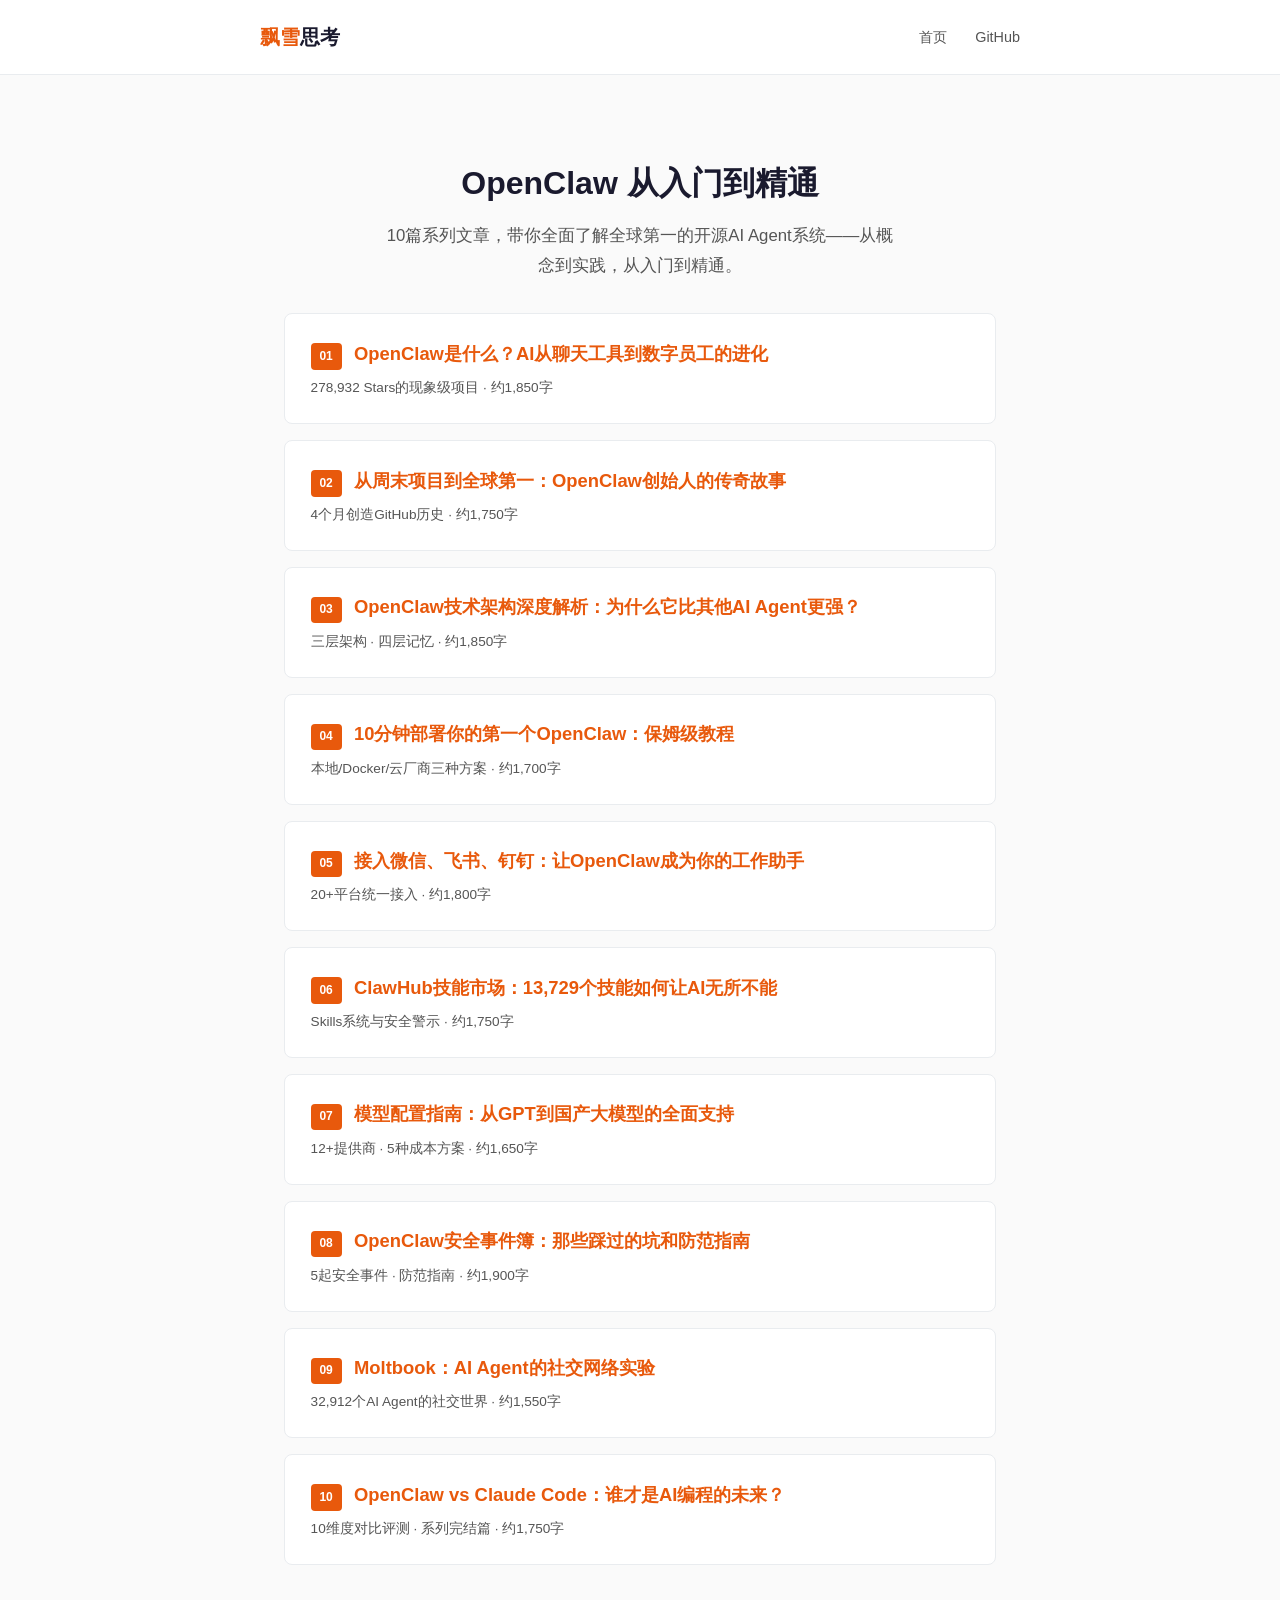
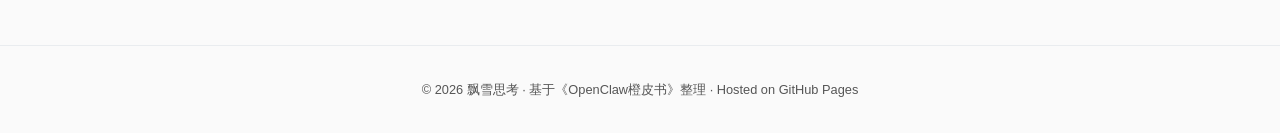
<file: index.html>
<!DOCTYPE html>
<html lang="zh-CN">
<head>
  <meta charset="UTF-8">
  <meta name="viewport" content="width=device-width, initial-scale=1.0">
  <title>飘雪思考 - OpenClaw从入门到精通</title>
  <meta name="description" content="OpenClaw从入门到精通系列文章，涵盖架构原理、部署方案、渠道接入、Skills系统、模型配置、安全与成本。">
  <link rel="stylesheet" href="style.css">
</head>
<body>

<header class="site-header">
  <div class="inner">
    <a href="/" class="site-title"><span>飘雪</span>思考</a>
    <nav class="site-nav">
      <a href="/">首页</a>
      <a href="https://github.com/zlpx96" target="_blank">GitHub</a>
    </nav>
  </div>
</header>

<main class="container">
  <section class="hero">
    <h1>OpenClaw 从入门到精通</h1>
    <p>10篇系列文章，带你全面了解全球第一的开源AI Agent系统——从概念到实践，从入门到精通。</p>
  </section>

  <ul class="post-list">
    <li class="post-item">
      <a href="posts/01-what-is-openclaw.html">
        <span class="num">01</span>
        <h2>OpenClaw是什么？AI从聊天工具到数字员工的进化</h2>
        <span class="meta">278,932 Stars的现象级项目 &middot; 约1,850字</span>
      </a>
    </li>
    <li class="post-item">
      <a href="posts/02-founder-story.html">
        <span class="num">02</span>
        <h2>从周末项目到全球第一：OpenClaw创始人的传奇故事</h2>
        <span class="meta">4个月创造GitHub历史 &middot; 约1,750字</span>
      </a>
    </li>
    <li class="post-item">
      <a href="posts/03-architecture.html">
        <span class="num">03</span>
        <h2>OpenClaw技术架构深度解析：为什么它比其他AI Agent更强？</h2>
        <span class="meta">三层架构 &middot; 四层记忆 &middot; 约1,850字</span>
      </a>
    </li>
    <li class="post-item">
      <a href="posts/04-deployment.html">
        <span class="num">04</span>
        <h2>10分钟部署你的第一个OpenClaw：保姆级教程</h2>
        <span class="meta">本地/Docker/云厂商三种方案 &middot; 约1,700字</span>
      </a>
    </li>
    <li class="post-item">
      <a href="posts/05-channels.html">
        <span class="num">05</span>
        <h2>接入微信、飞书、钉钉：让OpenClaw成为你的工作助手</h2>
        <span class="meta">20+平台统一接入 &middot; 约1,800字</span>
      </a>
    </li>
    <li class="post-item">
      <a href="posts/06-clawhub-skills.html">
        <span class="num">06</span>
        <h2>ClawHub技能市场：13,729个技能如何让AI无所不能</h2>
        <span class="meta">Skills系统与安全警示 &middot; 约1,750字</span>
      </a>
    </li>
    <li class="post-item">
      <a href="posts/07-model-config.html">
        <span class="num">07</span>
        <h2>模型配置指南：从GPT到国产大模型的全面支持</h2>
        <span class="meta">12+提供商 &middot; 5种成本方案 &middot; 约1,650字</span>
      </a>
    </li>
    <li class="post-item">
      <a href="posts/08-security.html">
        <span class="num">08</span>
        <h2>OpenClaw安全事件簿：那些踩过的坑和防范指南</h2>
        <span class="meta">5起安全事件 &middot; 防范指南 &middot; 约1,900字</span>
      </a>
    </li>
    <li class="post-item">
      <a href="posts/09-moltbook.html">
        <span class="num">09</span>
        <h2>Moltbook：AI Agent的社交网络实验</h2>
        <span class="meta">32,912个AI Agent的社交世界 &middot; 约1,550字</span>
      </a>
    </li>
    <li class="post-item">
      <a href="posts/10-vs-claude-code.html">
        <span class="num">10</span>
        <h2>OpenClaw vs Claude Code：谁才是AI编程的未来？</h2>
        <span class="meta">10维度对比评测 &middot; 系列完结篇 &middot; 约1,750字</span>
      </a>
    </li>
  </ul>
</main>

<footer class="site-footer">
  <p>&copy; 2026 飘雪思考 &middot; 基于《OpenClaw橙皮书》整理 &middot; Hosted on GitHub Pages</p>
</footer>

</body>
</html>
</file>
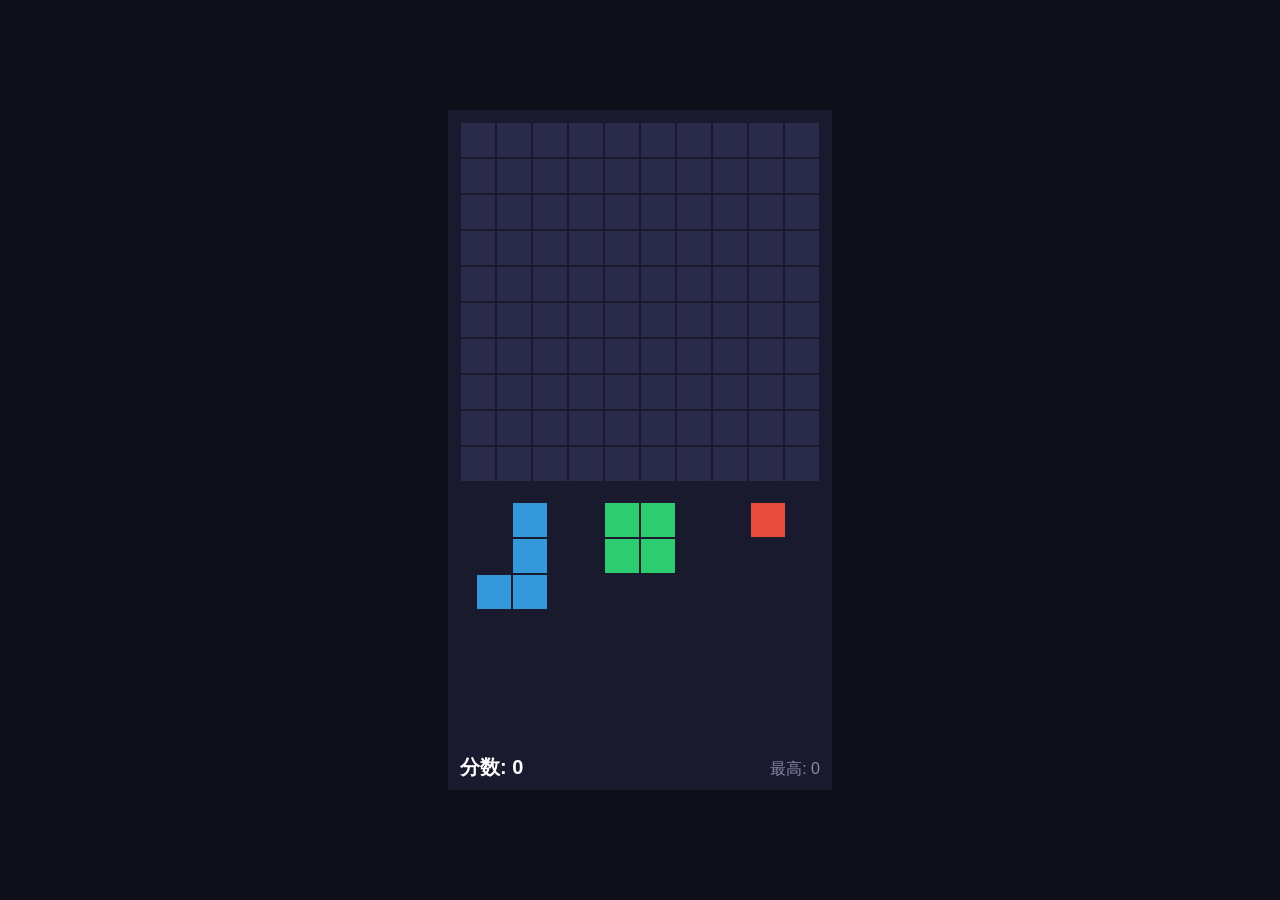
<file: block-clear-game/index.html>
<!DOCTYPE html>
<html lang="zh">
<head>
  <meta charset="UTF-8">
  <meta name="viewport" content="width=device-width, initial-scale=1.0, user-scalable=no">
  <title>方块消除</title>
  <!-- Cloudflare Web Analytics -->
  <script defer src='https://static.cloudflareinsights.com/beacon.min.js' data-cf-beacon='{"token": "0edaf66cbd3e4f8da9a19947adb2df7b"}'></script>
  <style>
    * { margin: 0; padding: 0; box-sizing: border-box; }
    body {
      background: #0f0f1a;
      display: flex;
      justify-content: center;
      align-items: center;
      height: 100vh;
      overflow: hidden;
    }
    canvas {
      display: block;
      max-height: 100vh;
      max-width: 100vw;
    }
  </style>
</head>
<body>
  <canvas id="gameCanvas"></canvas>
  <script type="module">
    import { Game } from './src/game.js'

    const canvas = document.getElementById('gameCanvas')
    canvas.width = 384
    canvas.height = 680
    const game = new Game(canvas)
    game.start()
  </script>
</body>
</html>
</file>
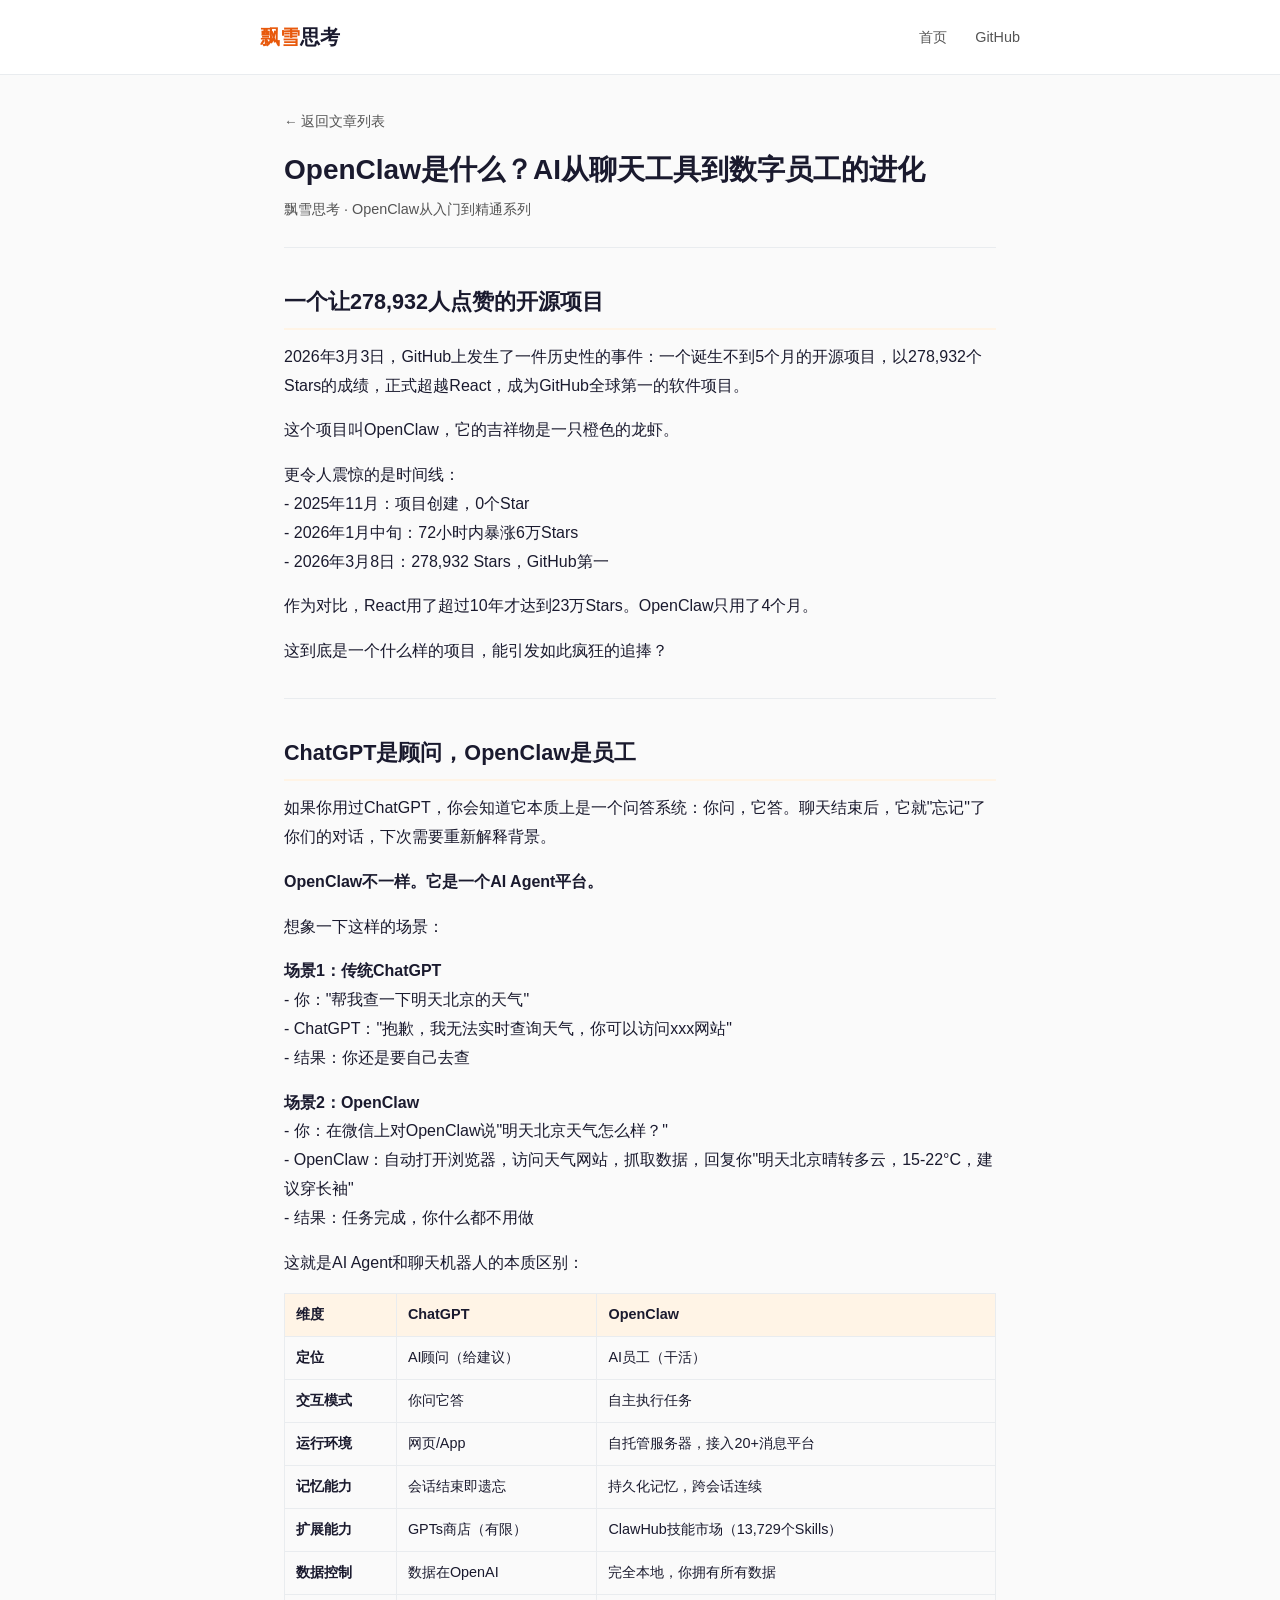
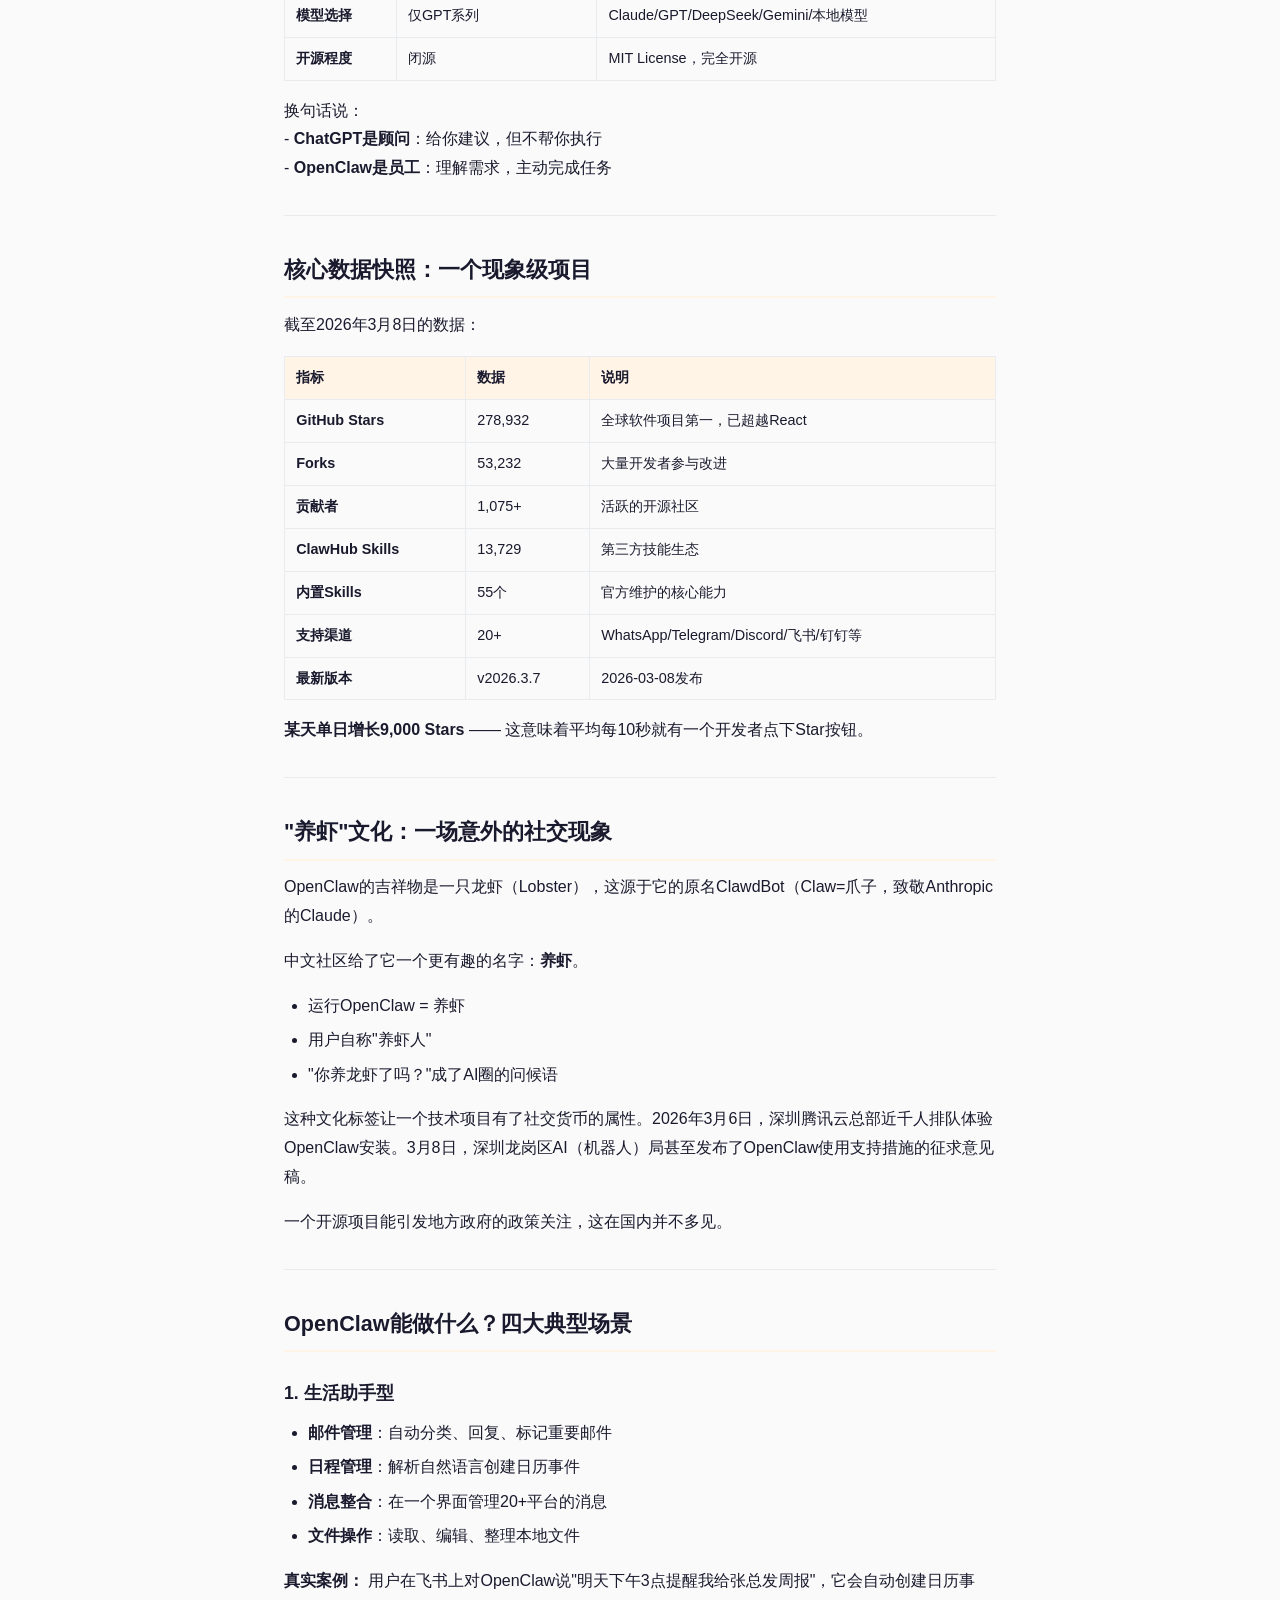
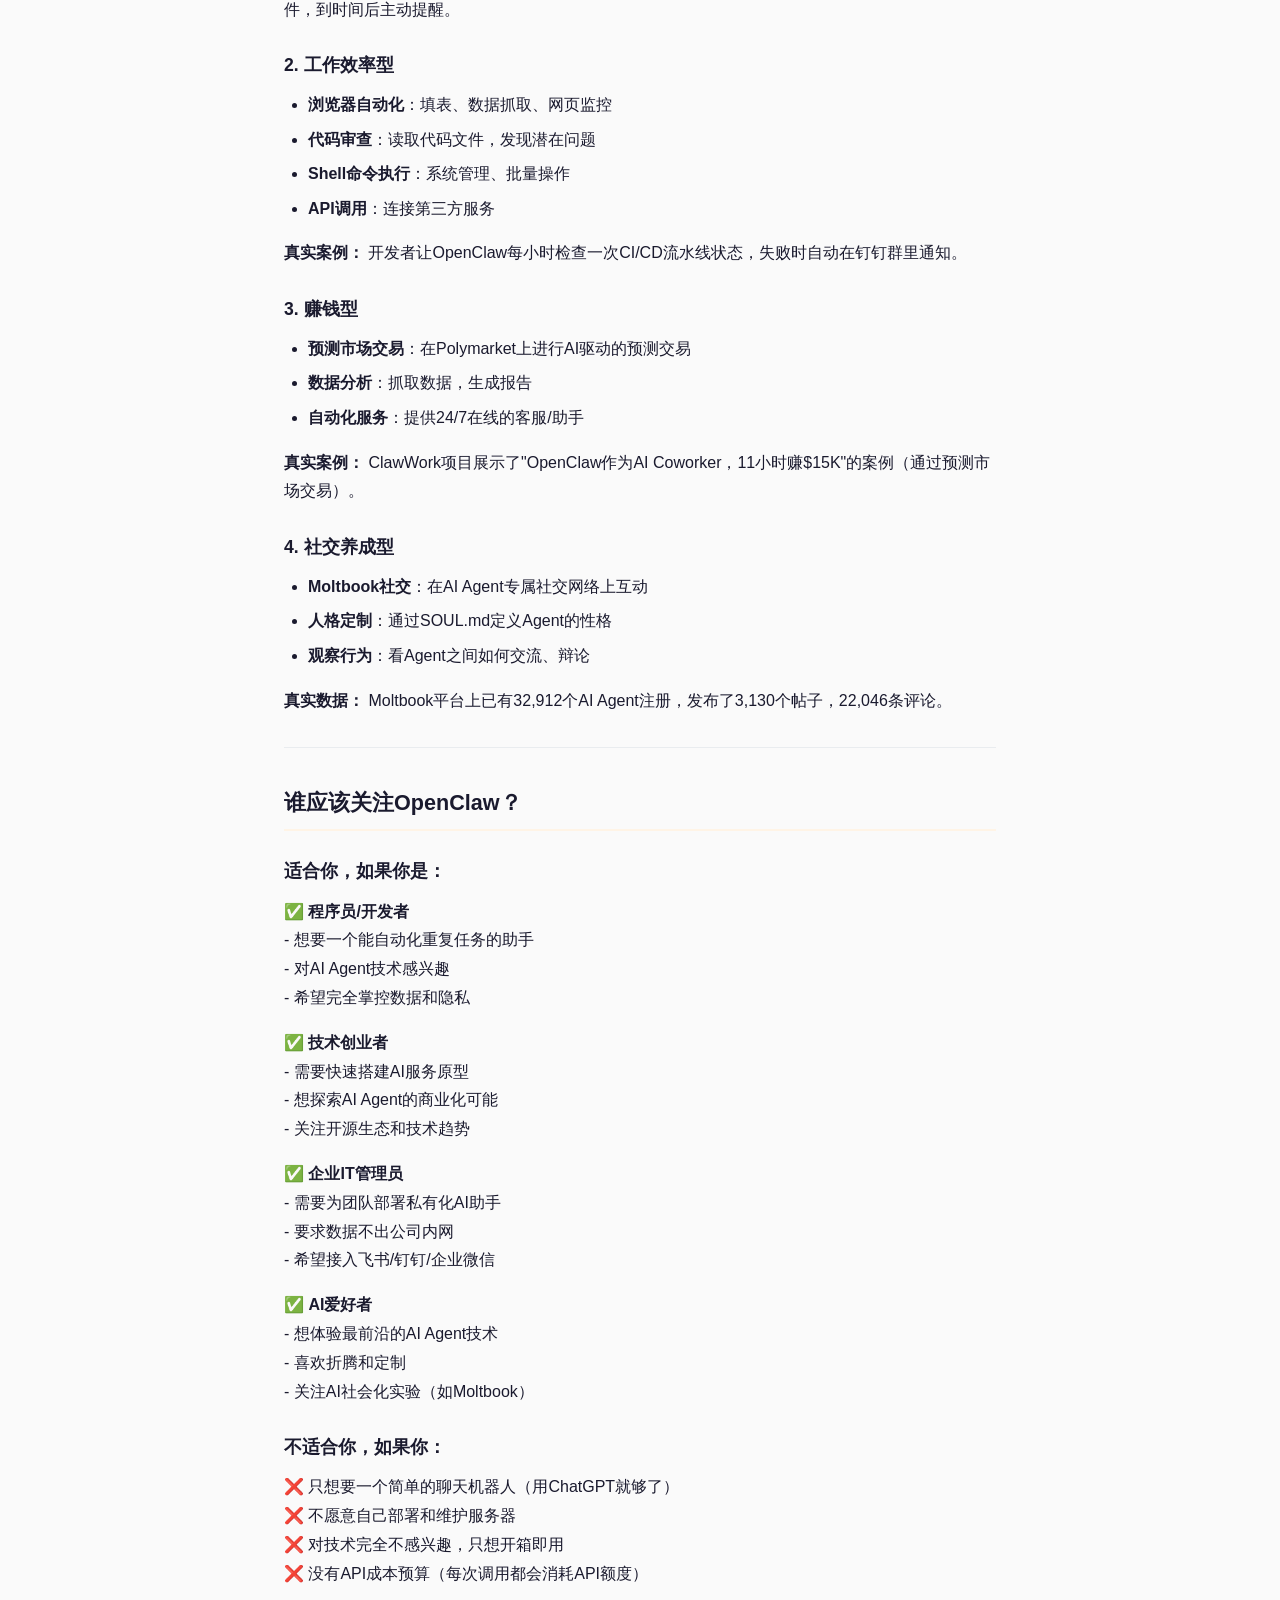
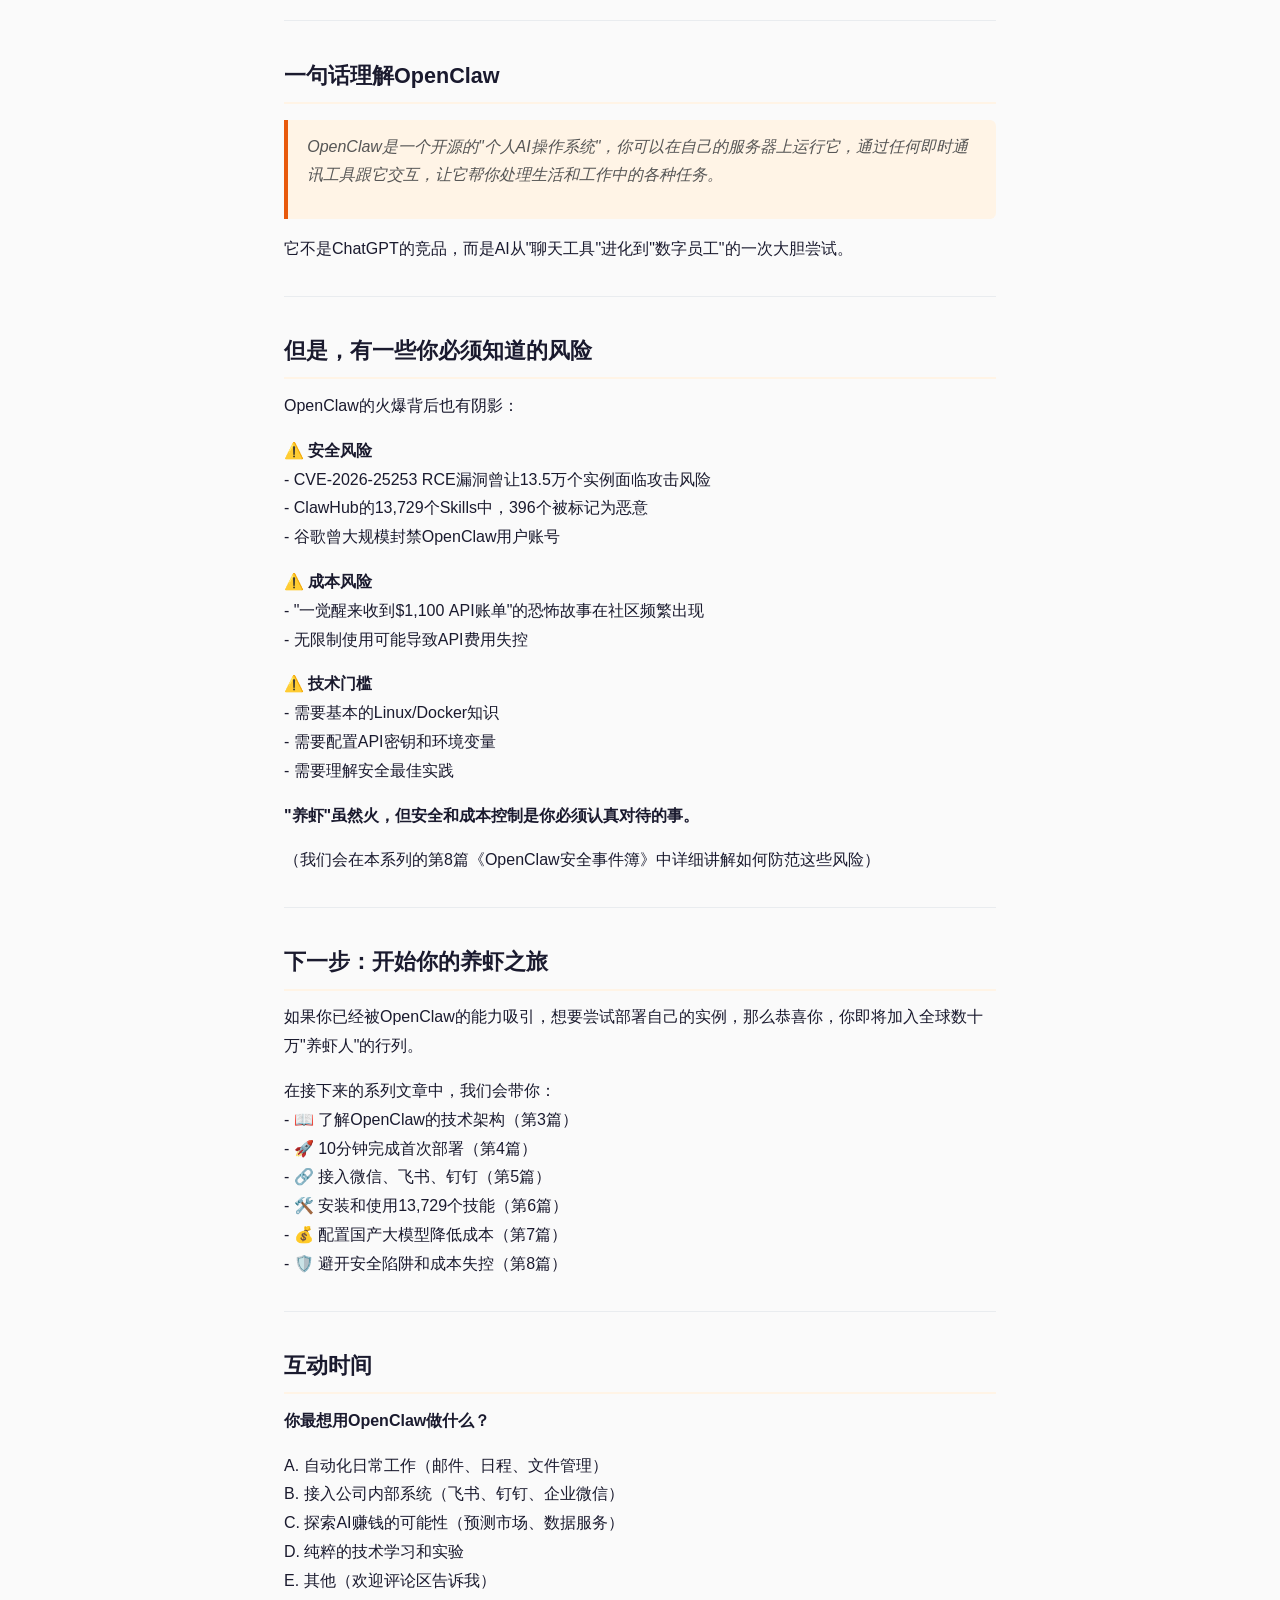
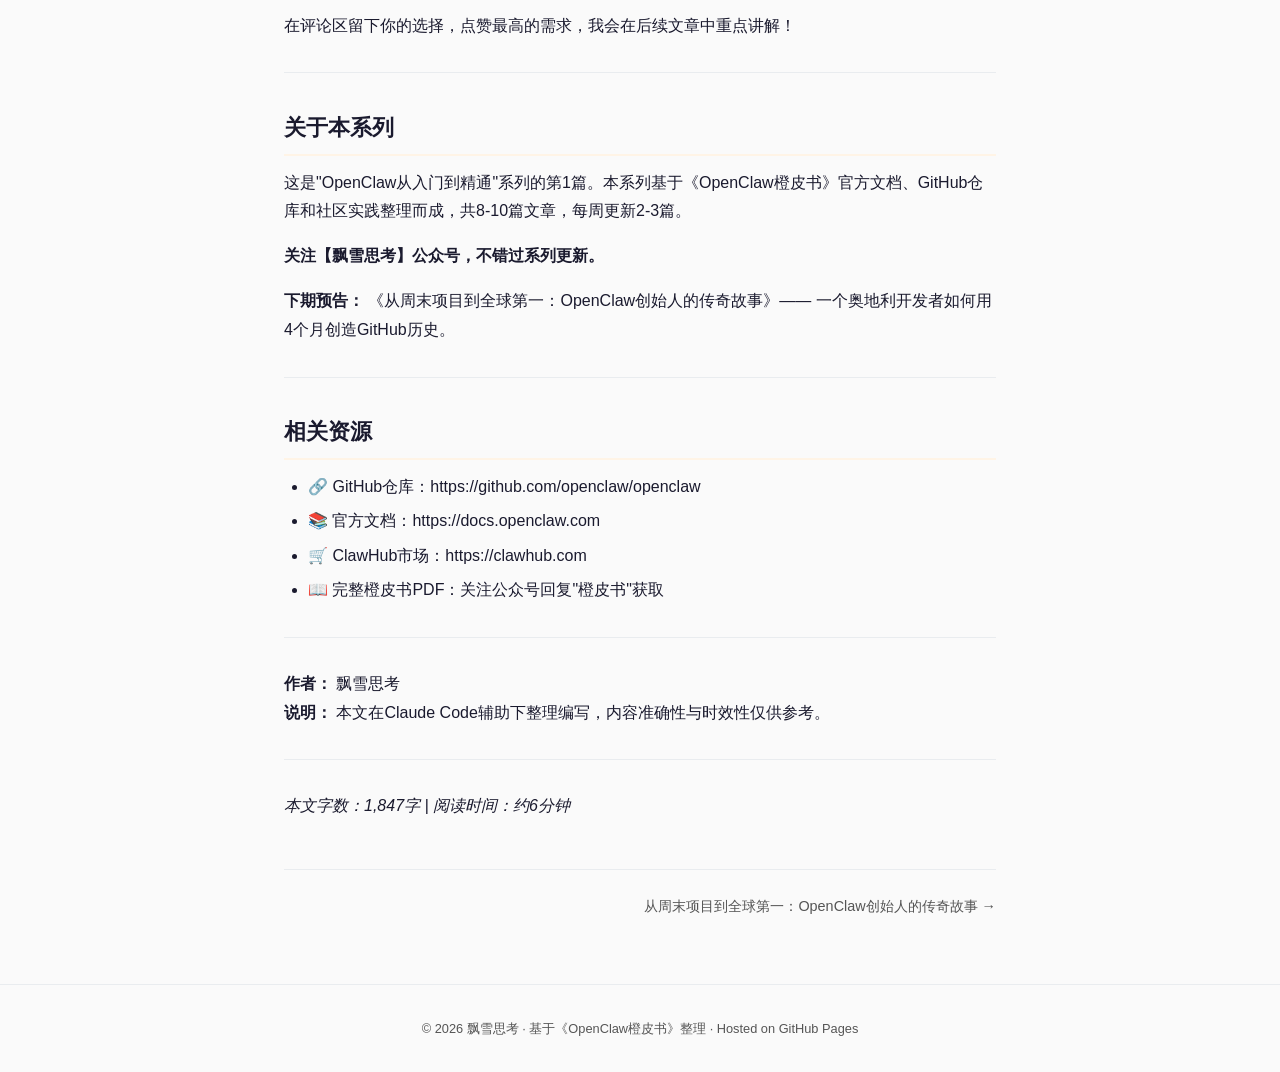
<file: posts/01-what-is-openclaw.html>
<!DOCTYPE html>
<html lang="zh-CN">
<head>
  <meta charset="UTF-8">
  <meta name="viewport" content="width=device-width, initial-scale=1.0">
  <title>OpenClaw是什么？AI从聊天工具到数字员工的进化 - 飘雪思考</title>
  <link rel="stylesheet" href="../style.css">
</head>
<body>

<header class="site-header">
  <div class="inner">
    <a href="../" class="site-title"><span>飘雪</span>思考</a>
    <nav class="site-nav">
      <a href="../">首页</a>
      <a href="https://github.com/zlpx96" target="_blank">GitHub</a>
    </nav>
  </div>
</header>

<main class="container">
  <article>
    <div class="article-header">
      <a href="../" class="back">&larr; 返回文章列表</a>
      <h1>OpenClaw是什么？AI从聊天工具到数字员工的进化</h1>
      <div class="meta">飘雪思考 &middot; OpenClaw从入门到精通系列</div>
    </div>
    <div class="article-body">
<h2>一个让278,932人点赞的开源项目</h2>
<p>2026年3月3日，GitHub上发生了一件历史性的事件：一个诞生不到5个月的开源项目，以278,932个Stars的成绩，正式超越React，成为GitHub全球第一的软件项目。</p>
<p>这个项目叫OpenClaw，它的吉祥物是一只橙色的龙虾。</p>
<p>更令人震惊的是时间线：<br />
- 2025年11月：项目创建，0个Star<br />
- 2026年1月中旬：72小时内暴涨6万Stars<br />
- 2026年3月8日：278,932 Stars，GitHub第一</p>
<p>作为对比，React用了超过10年才达到23万Stars。OpenClaw只用了4个月。</p>
<p>这到底是一个什么样的项目，能引发如此疯狂的追捧？</p>
<hr />
<h2>ChatGPT是顾问，OpenClaw是员工</h2>
<p>如果你用过ChatGPT，你会知道它本质上是一个问答系统：你问，它答。聊天结束后，它就"忘记"了你们的对话，下次需要重新解释背景。</p>
<p><strong>OpenClaw不一样。它是一个AI Agent平台。</strong></p>
<p>想象一下这样的场景：</p>
<p><strong>场景1：传统ChatGPT</strong><br />
- 你："帮我查一下明天北京的天气"<br />
- ChatGPT："抱歉，我无法实时查询天气，你可以访问xxx网站"<br />
- 结果：你还是要自己去查</p>
<p><strong>场景2：OpenClaw</strong><br />
- 你：在微信上对OpenClaw说"明天北京天气怎么样？"<br />
- OpenClaw：自动打开浏览器，访问天气网站，抓取数据，回复你"明天北京晴转多云，15-22°C，建议穿长袖"<br />
- 结果：任务完成，你什么都不用做</p>
<p>这就是AI Agent和聊天机器人的本质区别：</p>
<table>
<thead>
<tr>
<th>维度</th>
<th>ChatGPT</th>
<th>OpenClaw</th>
</tr>
</thead>
<tbody>
<tr>
<td><strong>定位</strong></td>
<td>AI顾问（给建议）</td>
<td>AI员工（干活）</td>
</tr>
<tr>
<td><strong>交互模式</strong></td>
<td>你问它答</td>
<td>自主执行任务</td>
</tr>
<tr>
<td><strong>运行环境</strong></td>
<td>网页/App</td>
<td>自托管服务器，接入20+消息平台</td>
</tr>
<tr>
<td><strong>记忆能力</strong></td>
<td>会话结束即遗忘</td>
<td>持久化记忆，跨会话连续</td>
</tr>
<tr>
<td><strong>扩展能力</strong></td>
<td>GPTs商店（有限）</td>
<td>ClawHub技能市场（13,729个Skills）</td>
</tr>
<tr>
<td><strong>数据控制</strong></td>
<td>数据在OpenAI</td>
<td>完全本地，你拥有所有数据</td>
</tr>
<tr>
<td><strong>模型选择</strong></td>
<td>仅GPT系列</td>
<td>Claude/GPT/DeepSeek/Gemini/本地模型</td>
</tr>
<tr>
<td><strong>开源程度</strong></td>
<td>闭源</td>
<td>MIT License，完全开源</td>
</tr>
</tbody>
</table>
<p>换句话说：<br />
- <strong>ChatGPT是顾问</strong>：给你建议，但不帮你执行<br />
- <strong>OpenClaw是员工</strong>：理解需求，主动完成任务</p>
<hr />
<h2>核心数据快照：一个现象级项目</h2>
<p>截至2026年3月8日的数据：</p>
<table>
<thead>
<tr>
<th>指标</th>
<th>数据</th>
<th>说明</th>
</tr>
</thead>
<tbody>
<tr>
<td><strong>GitHub Stars</strong></td>
<td>278,932</td>
<td>全球软件项目第一，已超越React</td>
</tr>
<tr>
<td><strong>Forks</strong></td>
<td>53,232</td>
<td>大量开发者参与改进</td>
</tr>
<tr>
<td><strong>贡献者</strong></td>
<td>1,075+</td>
<td>活跃的开源社区</td>
</tr>
<tr>
<td><strong>ClawHub Skills</strong></td>
<td>13,729</td>
<td>第三方技能生态</td>
</tr>
<tr>
<td><strong>内置Skills</strong></td>
<td>55个</td>
<td>官方维护的核心能力</td>
</tr>
<tr>
<td><strong>支持渠道</strong></td>
<td>20+</td>
<td>WhatsApp/Telegram/Discord/飞书/钉钉等</td>
</tr>
<tr>
<td><strong>最新版本</strong></td>
<td>v2026.3.7</td>
<td>2026-03-08发布</td>
</tr>
</tbody>
</table>
<p><strong>某天单日增长9,000 Stars</strong> —— 这意味着平均每10秒就有一个开发者点下Star按钮。</p>
<hr />
<h2>"养虾"文化：一场意外的社交现象</h2>
<p>OpenClaw的吉祥物是一只龙虾（Lobster），这源于它的原名ClawdBot（Claw=爪子，致敬Anthropic的Claude）。</p>
<p>中文社区给了它一个更有趣的名字：<strong>养虾</strong>。</p>
<ul>
<li>运行OpenClaw = 养虾</li>
<li>用户自称"养虾人"</li>
<li>"你养龙虾了吗？"成了AI圈的问候语</li>
</ul>
<p>这种文化标签让一个技术项目有了社交货币的属性。2026年3月6日，深圳腾讯云总部近千人排队体验OpenClaw安装。3月8日，深圳龙岗区AI（机器人）局甚至发布了OpenClaw使用支持措施的征求意见稿。</p>
<p>一个开源项目能引发地方政府的政策关注，这在国内并不多见。</p>
<hr />
<h2>OpenClaw能做什么？四大典型场景</h2>
<h3>1. 生活助手型</h3>
<ul>
<li><strong>邮件管理</strong>：自动分类、回复、标记重要邮件</li>
<li><strong>日程管理</strong>：解析自然语言创建日历事件</li>
<li><strong>消息整合</strong>：在一个界面管理20+平台的消息</li>
<li><strong>文件操作</strong>：读取、编辑、整理本地文件</li>
</ul>
<p><strong>真实案例：</strong> 用户在飞书上对OpenClaw说"明天下午3点提醒我给张总发周报"，它会自动创建日历事件，到时间后主动提醒。</p>
<h3>2. 工作效率型</h3>
<ul>
<li><strong>浏览器自动化</strong>：填表、数据抓取、网页监控</li>
<li><strong>代码审查</strong>：读取代码文件，发现潜在问题</li>
<li><strong>Shell命令执行</strong>：系统管理、批量操作</li>
<li><strong>API调用</strong>：连接第三方服务</li>
</ul>
<p><strong>真实案例：</strong> 开发者让OpenClaw每小时检查一次CI/CD流水线状态，失败时自动在钉钉群里通知。</p>
<h3>3. 赚钱型</h3>
<ul>
<li><strong>预测市场交易</strong>：在Polymarket上进行AI驱动的预测交易</li>
<li><strong>数据分析</strong>：抓取数据，生成报告</li>
<li><strong>自动化服务</strong>：提供24/7在线的客服/助手</li>
</ul>
<p><strong>真实案例：</strong> ClawWork项目展示了"OpenClaw作为AI Coworker，11小时赚$15K"的案例（通过预测市场交易）。</p>
<h3>4. 社交养成型</h3>
<ul>
<li><strong>Moltbook社交</strong>：在AI Agent专属社交网络上互动</li>
<li><strong>人格定制</strong>：通过SOUL.md定义Agent的性格</li>
<li><strong>观察行为</strong>：看Agent之间如何交流、辩论</li>
</ul>
<p><strong>真实数据：</strong> Moltbook平台上已有32,912个AI Agent注册，发布了3,130个帖子，22,046条评论。</p>
<hr />
<h2>谁应该关注OpenClaw？</h2>
<h3>适合你，如果你是：</h3>
<p>✅ <strong>程序员/开发者</strong><br />
- 想要一个能自动化重复任务的助手<br />
- 对AI Agent技术感兴趣<br />
- 希望完全掌控数据和隐私</p>
<p>✅ <strong>技术创业者</strong><br />
- 需要快速搭建AI服务原型<br />
- 想探索AI Agent的商业化可能<br />
- 关注开源生态和技术趋势</p>
<p>✅ <strong>企业IT管理员</strong><br />
- 需要为团队部署私有化AI助手<br />
- 要求数据不出公司内网<br />
- 希望接入飞书/钉钉/企业微信</p>
<p>✅ <strong>AI爱好者</strong><br />
- 想体验最前沿的AI Agent技术<br />
- 喜欢折腾和定制<br />
- 关注AI社会化实验（如Moltbook）</p>
<h3>不适合你，如果你：</h3>
<p>❌ 只想要一个简单的聊天机器人（用ChatGPT就够了）<br />
❌ 不愿意自己部署和维护服务器<br />
❌ 对技术完全不感兴趣，只想开箱即用<br />
❌ 没有API成本预算（每次调用都会消耗API额度）</p>
<hr />
<h2>一句话理解OpenClaw</h2>
<blockquote>
<p>OpenClaw是一个开源的"个人AI操作系统"，你可以在自己的服务器上运行它，通过任何即时通讯工具跟它交互，让它帮你处理生活和工作中的各种任务。</p>
</blockquote>
<p>它不是ChatGPT的竞品，而是AI从"聊天工具"进化到"数字员工"的一次大胆尝试。</p>
<hr />
<h2>但是，有一些你必须知道的风险</h2>
<p>OpenClaw的火爆背后也有阴影：</p>
<p>⚠️ <strong>安全风险</strong><br />
- CVE-2026-25253 RCE漏洞曾让13.5万个实例面临攻击风险<br />
- ClawHub的13,729个Skills中，396个被标记为恶意<br />
- 谷歌曾大规模封禁OpenClaw用户账号</p>
<p>⚠️ <strong>成本风险</strong><br />
- "一觉醒来收到$1,100 API账单"的恐怖故事在社区频繁出现<br />
- 无限制使用可能导致API费用失控</p>
<p>⚠️ <strong>技术门槛</strong><br />
- 需要基本的Linux/Docker知识<br />
- 需要配置API密钥和环境变量<br />
- 需要理解安全最佳实践</p>
<p><strong>"养虾"虽然火，但安全和成本控制是你必须认真对待的事。</strong></p>
<p>（我们会在本系列的第8篇《OpenClaw安全事件簿》中详细讲解如何防范这些风险）</p>
<hr />
<h2>下一步：开始你的养虾之旅</h2>
<p>如果你已经被OpenClaw的能力吸引，想要尝试部署自己的实例，那么恭喜你，你即将加入全球数十万"养虾人"的行列。</p>
<p>在接下来的系列文章中，我们会带你：<br />
- 📖 了解OpenClaw的技术架构（第3篇）<br />
- 🚀 10分钟完成首次部署（第4篇）<br />
- 🔗 接入微信、飞书、钉钉（第5篇）<br />
- 🛠️ 安装和使用13,729个技能（第6篇）<br />
- 💰 配置国产大模型降低成本（第7篇）<br />
- 🛡️ 避开安全陷阱和成本失控（第8篇）</p>
<hr />
<h2>互动时间</h2>
<p><strong>你最想用OpenClaw做什么？</strong></p>
<p>A. 自动化日常工作（邮件、日程、文件管理）<br />
B. 接入公司内部系统（飞书、钉钉、企业微信）<br />
C. 探索AI赚钱的可能性（预测市场、数据服务）<br />
D. 纯粹的技术学习和实验<br />
E. 其他（欢迎评论区告诉我）</p>
<p>在评论区留下你的选择，点赞最高的需求，我会在后续文章中重点讲解！</p>
<hr />
<h2>关于本系列</h2>
<p>这是"OpenClaw从入门到精通"系列的第1篇。本系列基于《OpenClaw橙皮书》官方文档、GitHub仓库和社区实践整理而成，共8-10篇文章，每周更新2-3篇。</p>
<p><strong>关注【飘雪思考】公众号，不错过系列更新。</strong></p>
<p><strong>下期预告：</strong> 《从周末项目到全球第一：OpenClaw创始人的传奇故事》—— 一个奥地利开发者如何用4个月创造GitHub历史。</p>
<hr />
<h2>相关资源</h2>
<ul>
<li>🔗 GitHub仓库：https://github.com/openclaw/openclaw</li>
<li>📚 官方文档：https://docs.openclaw.com</li>
<li>🛒 ClawHub市场：https://clawhub.com</li>
<li>📖 完整橙皮书PDF：关注公众号回复"橙皮书"获取</li>
</ul>
<hr />
<p><strong>作者：</strong> 飘雪思考<br />
<strong>说明：</strong> 本文在Claude Code辅助下整理编写，内容准确性与时效性仅供参考。</p>
<hr />
<p><em>本文字数：1,847字 | 阅读时间：约6分钟</em></p>
    </div>
    <nav class="post-nav"><span></span><a href="02-founder-story.html">从周末项目到全球第一：OpenClaw创始人的传奇故事 &rarr;</a></nav>
  </article>
</main>

<footer class="site-footer">
  <p>&copy; 2026 飘雪思考 &middot; 基于《OpenClaw橙皮书》整理 &middot; Hosted on GitHub Pages</p>
</footer>

</body>
</html>
</file>
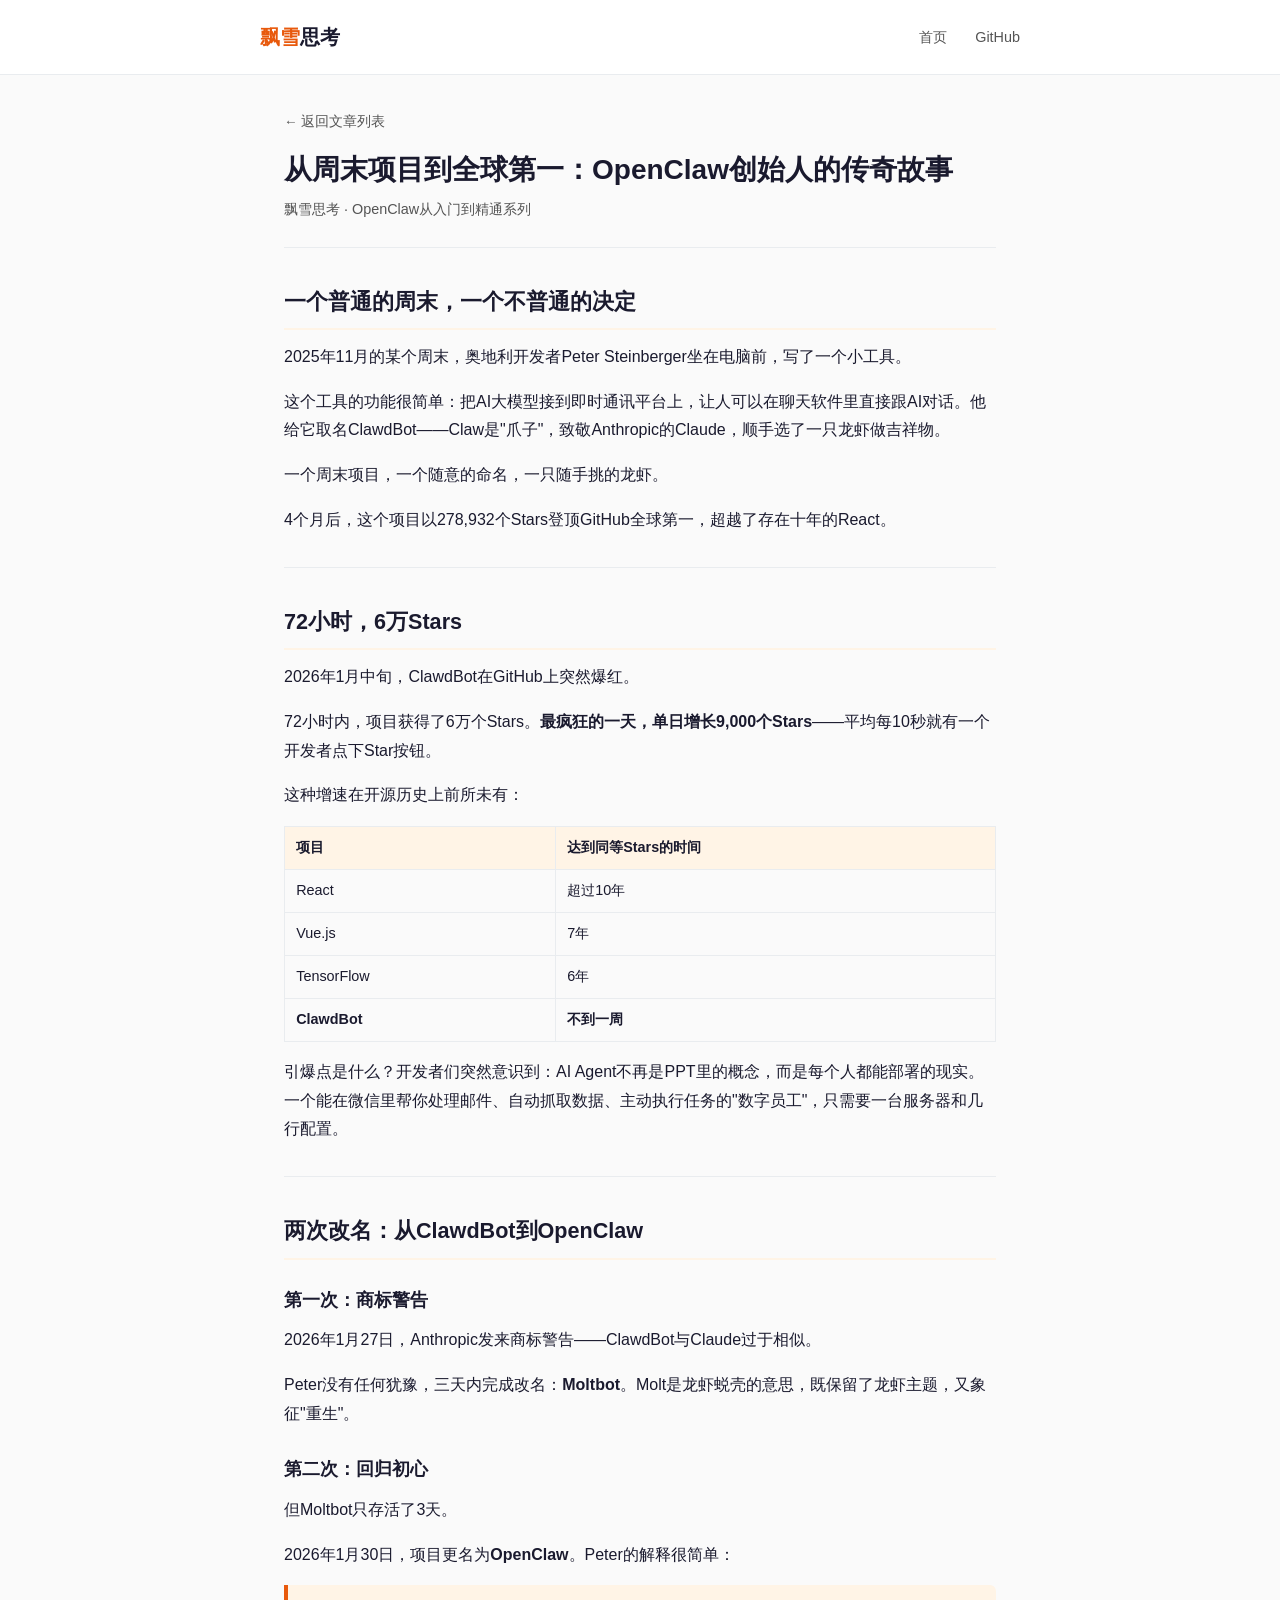
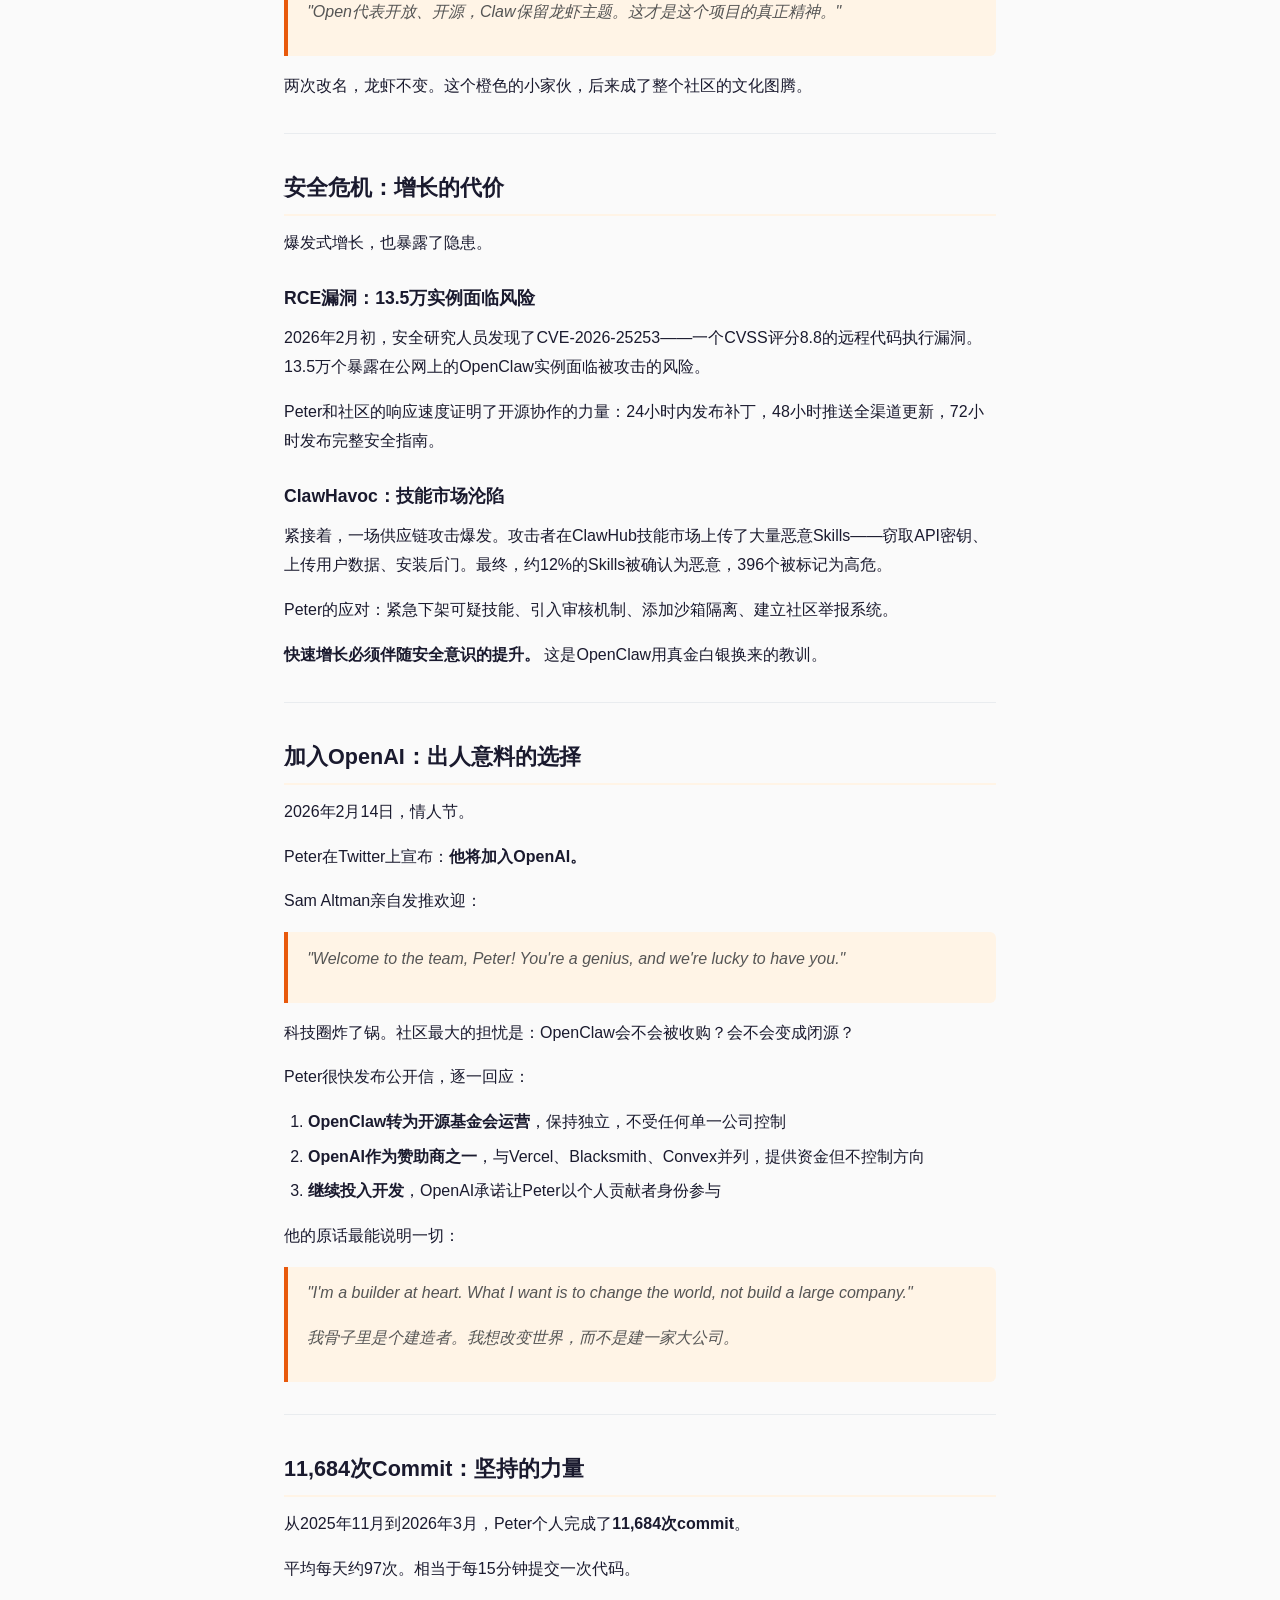
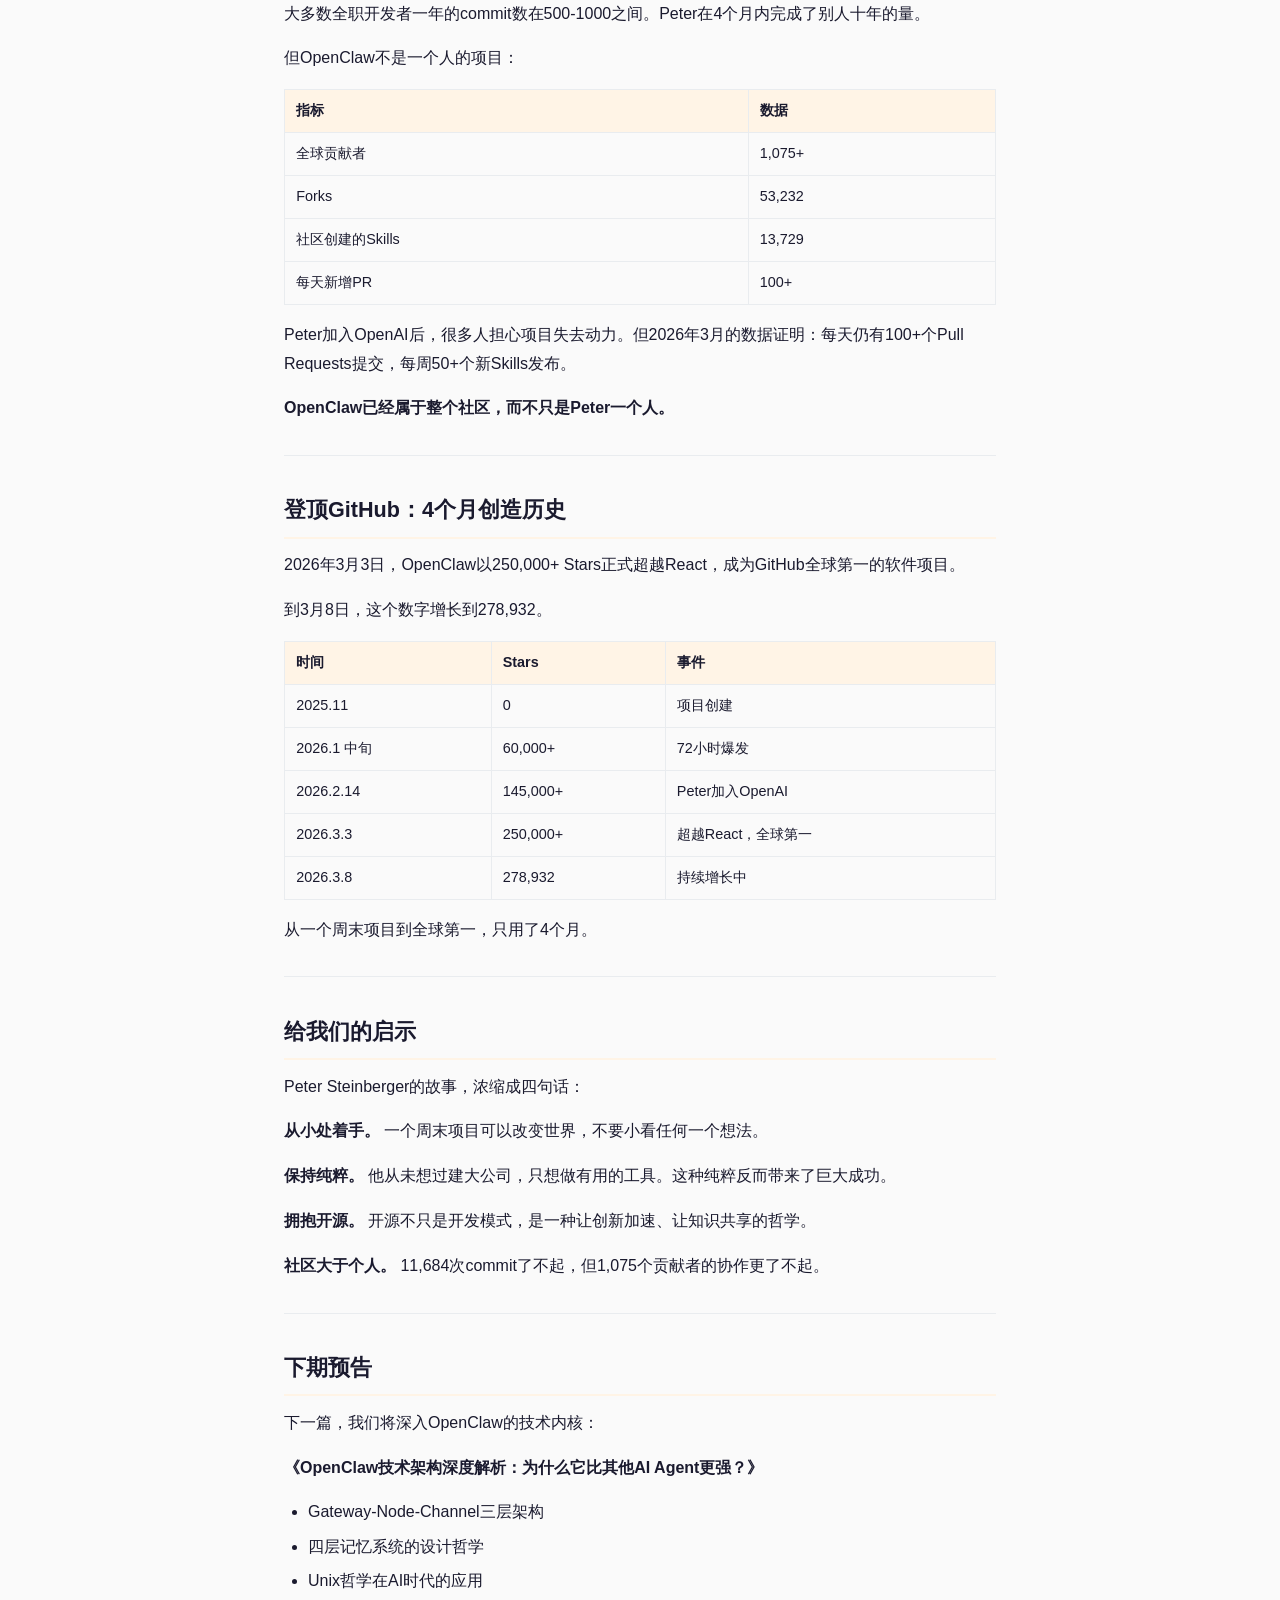
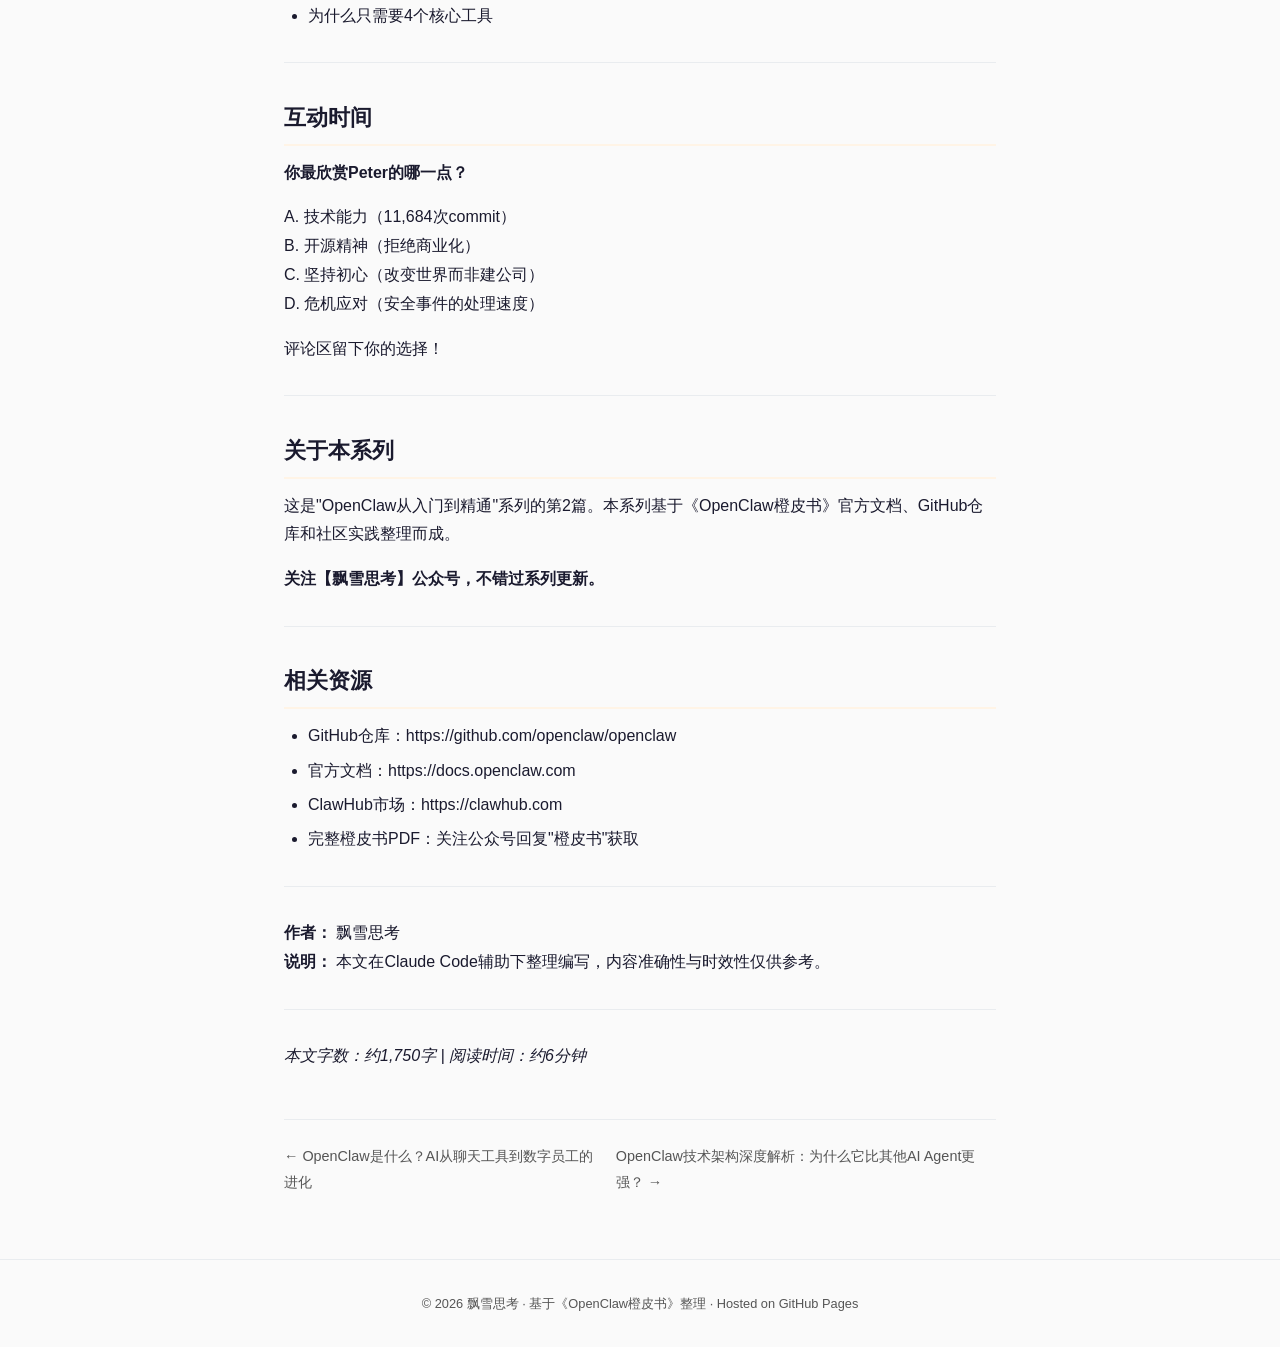
<file: posts/02-founder-story.html>
<!DOCTYPE html>
<html lang="zh-CN">
<head>
  <meta charset="UTF-8">
  <meta name="viewport" content="width=device-width, initial-scale=1.0">
  <title>从周末项目到全球第一：OpenClaw创始人的传奇故事 - 飘雪思考</title>
  <link rel="stylesheet" href="../style.css">
</head>
<body>

<header class="site-header">
  <div class="inner">
    <a href="../" class="site-title"><span>飘雪</span>思考</a>
    <nav class="site-nav">
      <a href="../">首页</a>
      <a href="https://github.com/zlpx96" target="_blank">GitHub</a>
    </nav>
  </div>
</header>

<main class="container">
  <article>
    <div class="article-header">
      <a href="../" class="back">&larr; 返回文章列表</a>
      <h1>从周末项目到全球第一：OpenClaw创始人的传奇故事</h1>
      <div class="meta">飘雪思考 &middot; OpenClaw从入门到精通系列</div>
    </div>
    <div class="article-body">
<h2>一个普通的周末，一个不普通的决定</h2>
<p>2025年11月的某个周末，奥地利开发者Peter Steinberger坐在电脑前，写了一个小工具。</p>
<p>这个工具的功能很简单：把AI大模型接到即时通讯平台上，让人可以在聊天软件里直接跟AI对话。他给它取名ClawdBot——Claw是"爪子"，致敬Anthropic的Claude，顺手选了一只龙虾做吉祥物。</p>
<p>一个周末项目，一个随意的命名，一只随手挑的龙虾。</p>
<p>4个月后，这个项目以278,932个Stars登顶GitHub全球第一，超越了存在十年的React。</p>
<hr />
<h2>72小时，6万Stars</h2>
<p>2026年1月中旬，ClawdBot在GitHub上突然爆红。</p>
<p>72小时内，项目获得了6万个Stars。<strong>最疯狂的一天，单日增长9,000个Stars</strong>——平均每10秒就有一个开发者点下Star按钮。</p>
<p>这种增速在开源历史上前所未有：</p>
<table>
<thead>
<tr>
<th>项目</th>
<th>达到同等Stars的时间</th>
</tr>
</thead>
<tbody>
<tr>
<td>React</td>
<td>超过10年</td>
</tr>
<tr>
<td>Vue.js</td>
<td>7年</td>
</tr>
<tr>
<td>TensorFlow</td>
<td>6年</td>
</tr>
<tr>
<td><strong>ClawdBot</strong></td>
<td><strong>不到一周</strong></td>
</tr>
</tbody>
</table>
<p>引爆点是什么？开发者们突然意识到：AI Agent不再是PPT里的概念，而是每个人都能部署的现实。一个能在微信里帮你处理邮件、自动抓取数据、主动执行任务的"数字员工"，只需要一台服务器和几行配置。</p>
<hr />
<h2>两次改名：从ClawdBot到OpenClaw</h2>
<h3>第一次：商标警告</h3>
<p>2026年1月27日，Anthropic发来商标警告——ClawdBot与Claude过于相似。</p>
<p>Peter没有任何犹豫，三天内完成改名：<strong>Moltbot</strong>。Molt是龙虾蜕壳的意思，既保留了龙虾主题，又象征"重生"。</p>
<h3>第二次：回归初心</h3>
<p>但Moltbot只存活了3天。</p>
<p>2026年1月30日，项目更名为<strong>OpenClaw</strong>。Peter的解释很简单：</p>
<blockquote>
<p>"Open代表开放、开源，Claw保留龙虾主题。这才是这个项目的真正精神。"</p>
</blockquote>
<p>两次改名，龙虾不变。这个橙色的小家伙，后来成了整个社区的文化图腾。</p>
<hr />
<h2>安全危机：增长的代价</h2>
<p>爆发式增长，也暴露了隐患。</p>
<h3>RCE漏洞：13.5万实例面临风险</h3>
<p>2026年2月初，安全研究人员发现了CVE-2026-25253——一个CVSS评分8.8的远程代码执行漏洞。13.5万个暴露在公网上的OpenClaw实例面临被攻击的风险。</p>
<p>Peter和社区的响应速度证明了开源协作的力量：24小时内发布补丁，48小时推送全渠道更新，72小时发布完整安全指南。</p>
<h3>ClawHavoc：技能市场沦陷</h3>
<p>紧接着，一场供应链攻击爆发。攻击者在ClawHub技能市场上传了大量恶意Skills——窃取API密钥、上传用户数据、安装后门。最终，约12%的Skills被确认为恶意，396个被标记为高危。</p>
<p>Peter的应对：紧急下架可疑技能、引入审核机制、添加沙箱隔离、建立社区举报系统。</p>
<p><strong>快速增长必须伴随安全意识的提升。</strong> 这是OpenClaw用真金白银换来的教训。</p>
<hr />
<h2>加入OpenAI：出人意料的选择</h2>
<p>2026年2月14日，情人节。</p>
<p>Peter在Twitter上宣布：<strong>他将加入OpenAI。</strong></p>
<p>Sam Altman亲自发推欢迎：</p>
<blockquote>
<p>"Welcome to the team, Peter! You're a genius, and we're lucky to have you."</p>
</blockquote>
<p>科技圈炸了锅。社区最大的担忧是：OpenClaw会不会被收购？会不会变成闭源？</p>
<p>Peter很快发布公开信，逐一回应：</p>
<ol>
<li><strong>OpenClaw转为开源基金会运营</strong>，保持独立，不受任何单一公司控制</li>
<li><strong>OpenAI作为赞助商之一</strong>，与Vercel、Blacksmith、Convex并列，提供资金但不控制方向</li>
<li><strong>继续投入开发</strong>，OpenAI承诺让Peter以个人贡献者身份参与</li>
</ol>
<p>他的原话最能说明一切：</p>
<blockquote>
<p>"I'm a builder at heart. What I want is to change the world, not build a large company."</p>
<p>我骨子里是个建造者。我想改变世界，而不是建一家大公司。</p>
</blockquote>
<hr />
<h2>11,684次Commit：坚持的力量</h2>
<p>从2025年11月到2026年3月，Peter个人完成了<strong>11,684次commit</strong>。</p>
<p>平均每天约97次。相当于每15分钟提交一次代码。</p>
<p>大多数全职开发者一年的commit数在500-1000之间。Peter在4个月内完成了别人十年的量。</p>
<p>但OpenClaw不是一个人的项目：</p>
<table>
<thead>
<tr>
<th>指标</th>
<th>数据</th>
</tr>
</thead>
<tbody>
<tr>
<td>全球贡献者</td>
<td>1,075+</td>
</tr>
<tr>
<td>Forks</td>
<td>53,232</td>
</tr>
<tr>
<td>社区创建的Skills</td>
<td>13,729</td>
</tr>
<tr>
<td>每天新增PR</td>
<td>100+</td>
</tr>
</tbody>
</table>
<p>Peter加入OpenAI后，很多人担心项目失去动力。但2026年3月的数据证明：每天仍有100+个Pull Requests提交，每周50+个新Skills发布。</p>
<p><strong>OpenClaw已经属于整个社区，而不只是Peter一个人。</strong></p>
<hr />
<h2>登顶GitHub：4个月创造历史</h2>
<p>2026年3月3日，OpenClaw以250,000+ Stars正式超越React，成为GitHub全球第一的软件项目。</p>
<p>到3月8日，这个数字增长到278,932。</p>
<table>
<thead>
<tr>
<th>时间</th>
<th>Stars</th>
<th>事件</th>
</tr>
</thead>
<tbody>
<tr>
<td>2025.11</td>
<td>0</td>
<td>项目创建</td>
</tr>
<tr>
<td>2026.1 中旬</td>
<td>60,000+</td>
<td>72小时爆发</td>
</tr>
<tr>
<td>2026.2.14</td>
<td>145,000+</td>
<td>Peter加入OpenAI</td>
</tr>
<tr>
<td>2026.3.3</td>
<td>250,000+</td>
<td>超越React，全球第一</td>
</tr>
<tr>
<td>2026.3.8</td>
<td>278,932</td>
<td>持续增长中</td>
</tr>
</tbody>
</table>
<p>从一个周末项目到全球第一，只用了4个月。</p>
<hr />
<h2>给我们的启示</h2>
<p>Peter Steinberger的故事，浓缩成四句话：</p>
<p><strong>从小处着手。</strong> 一个周末项目可以改变世界，不要小看任何一个想法。</p>
<p><strong>保持纯粹。</strong> 他从未想过建大公司，只想做有用的工具。这种纯粹反而带来了巨大成功。</p>
<p><strong>拥抱开源。</strong> 开源不只是开发模式，是一种让创新加速、让知识共享的哲学。</p>
<p><strong>社区大于个人。</strong> 11,684次commit了不起，但1,075个贡献者的协作更了不起。</p>
<hr />
<h2>下期预告</h2>
<p>下一篇，我们将深入OpenClaw的技术内核：</p>
<p><strong>《OpenClaw技术架构深度解析：为什么它比其他AI Agent更强？》</strong></p>
<ul>
<li>Gateway-Node-Channel三层架构</li>
<li>四层记忆系统的设计哲学</li>
<li>Unix哲学在AI时代的应用</li>
<li>为什么只需要4个核心工具</li>
</ul>
<hr />
<h2>互动时间</h2>
<p><strong>你最欣赏Peter的哪一点？</strong></p>
<p>A. 技术能力（11,684次commit）<br />
B. 开源精神（拒绝商业化）<br />
C. 坚持初心（改变世界而非建公司）<br />
D. 危机应对（安全事件的处理速度）</p>
<p>评论区留下你的选择！</p>
<hr />
<h2>关于本系列</h2>
<p>这是"OpenClaw从入门到精通"系列的第2篇。本系列基于《OpenClaw橙皮书》官方文档、GitHub仓库和社区实践整理而成。</p>
<p><strong>关注【飘雪思考】公众号，不错过系列更新。</strong></p>
<hr />
<h2>相关资源</h2>
<ul>
<li>GitHub仓库：https://github.com/openclaw/openclaw</li>
<li>官方文档：https://docs.openclaw.com</li>
<li>ClawHub市场：https://clawhub.com</li>
<li>完整橙皮书PDF：关注公众号回复"橙皮书"获取</li>
</ul>
<hr />
<p><strong>作者：</strong> 飘雪思考<br />
<strong>说明：</strong> 本文在Claude Code辅助下整理编写，内容准确性与时效性仅供参考。</p>
<hr />
<p><em>本文字数：约1,750字 | 阅读时间：约6分钟</em></p>
    </div>
    <nav class="post-nav"><a href="01-what-is-openclaw.html">&larr; OpenClaw是什么？AI从聊天工具到数字员工的进化</a><a href="03-architecture.html">OpenClaw技术架构深度解析：为什么它比其他AI Agent更强？ &rarr;</a></nav>
  </article>
</main>

<footer class="site-footer">
  <p>&copy; 2026 飘雪思考 &middot; 基于《OpenClaw橙皮书》整理 &middot; Hosted on GitHub Pages</p>
</footer>

</body>
</html>
</file>
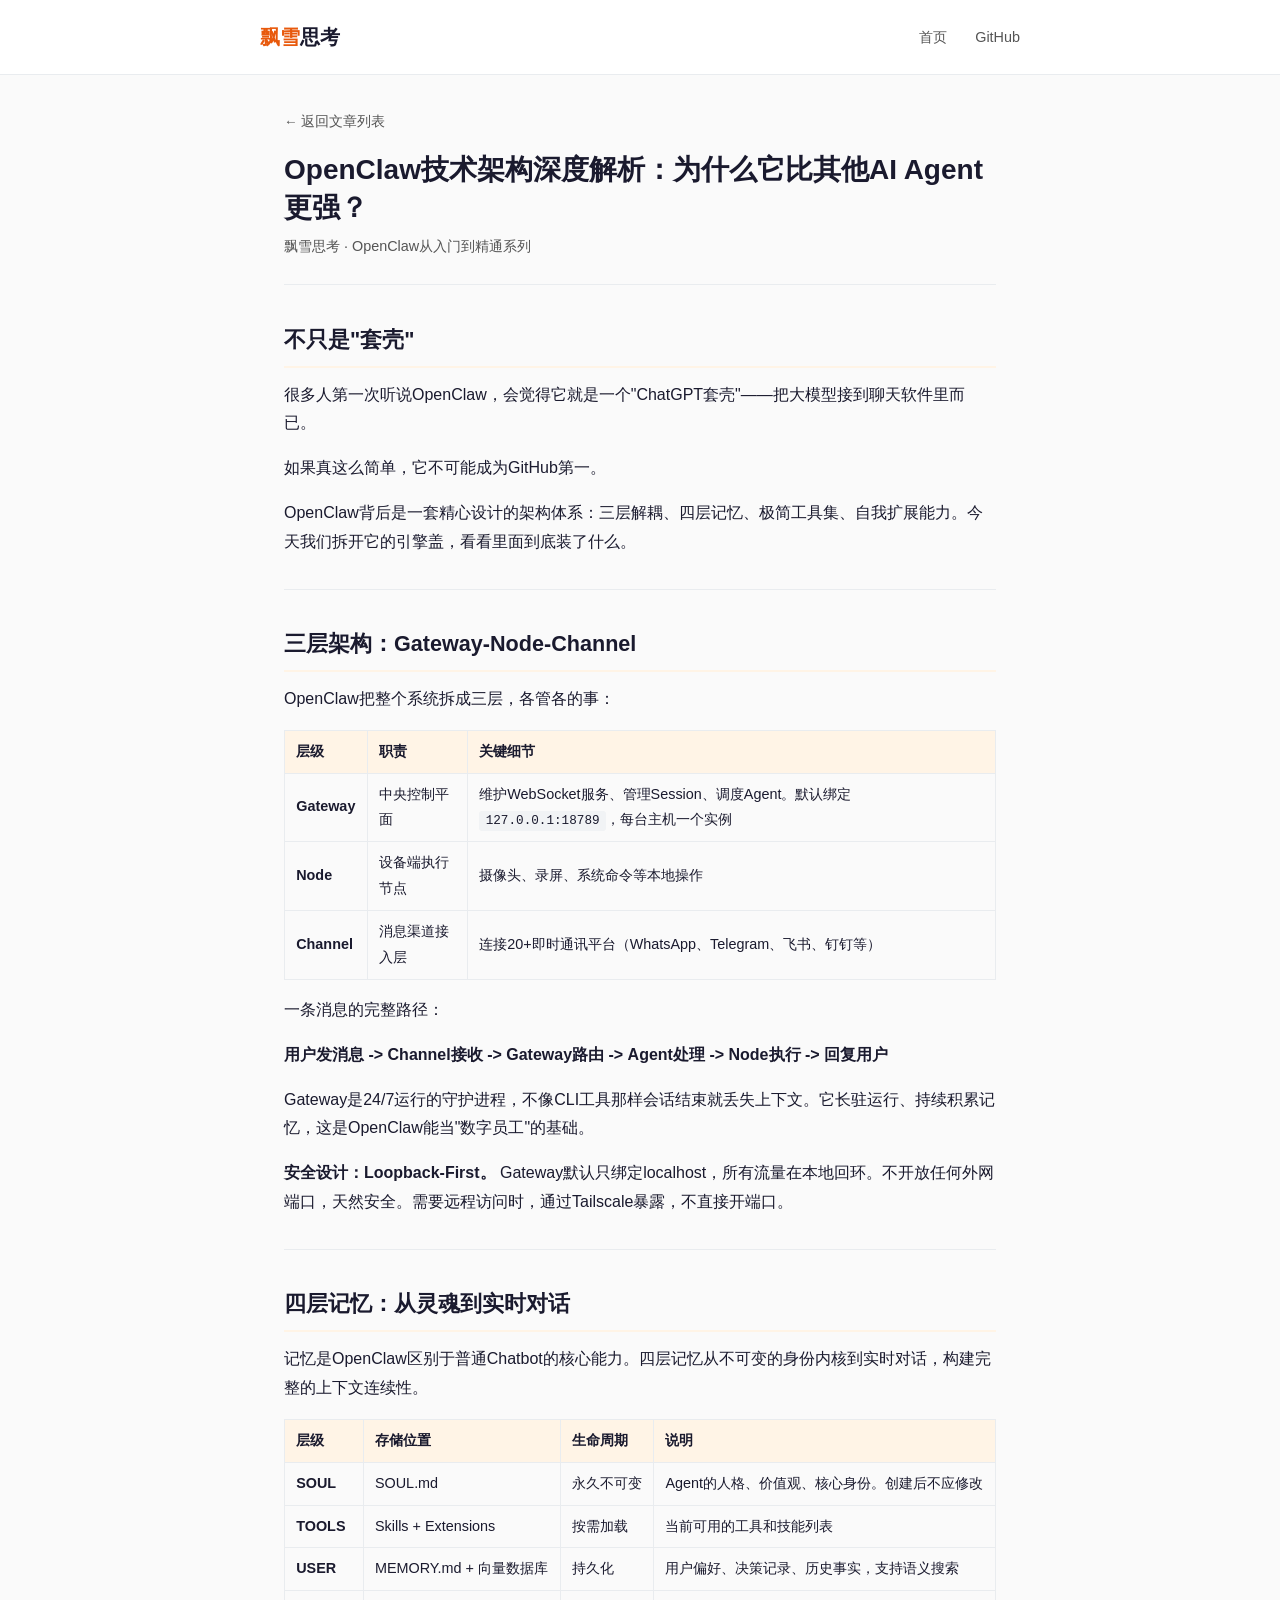
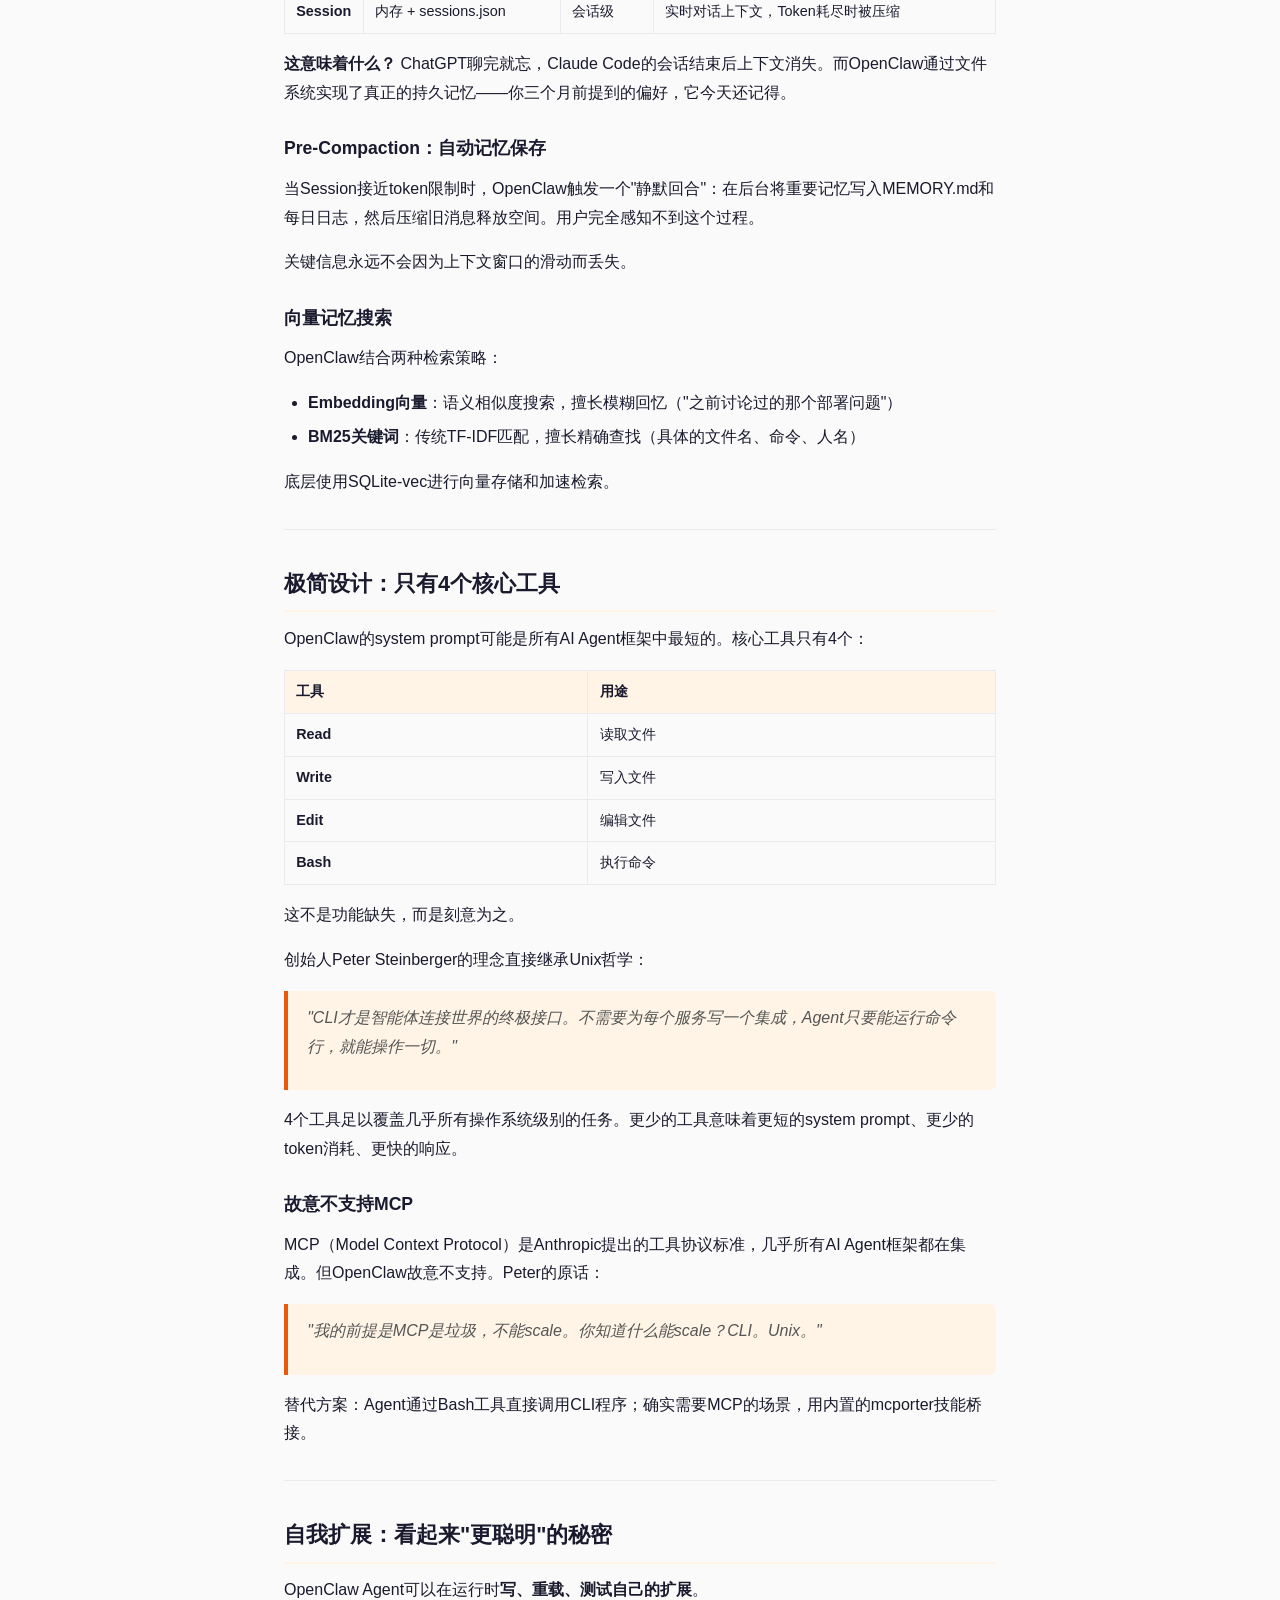
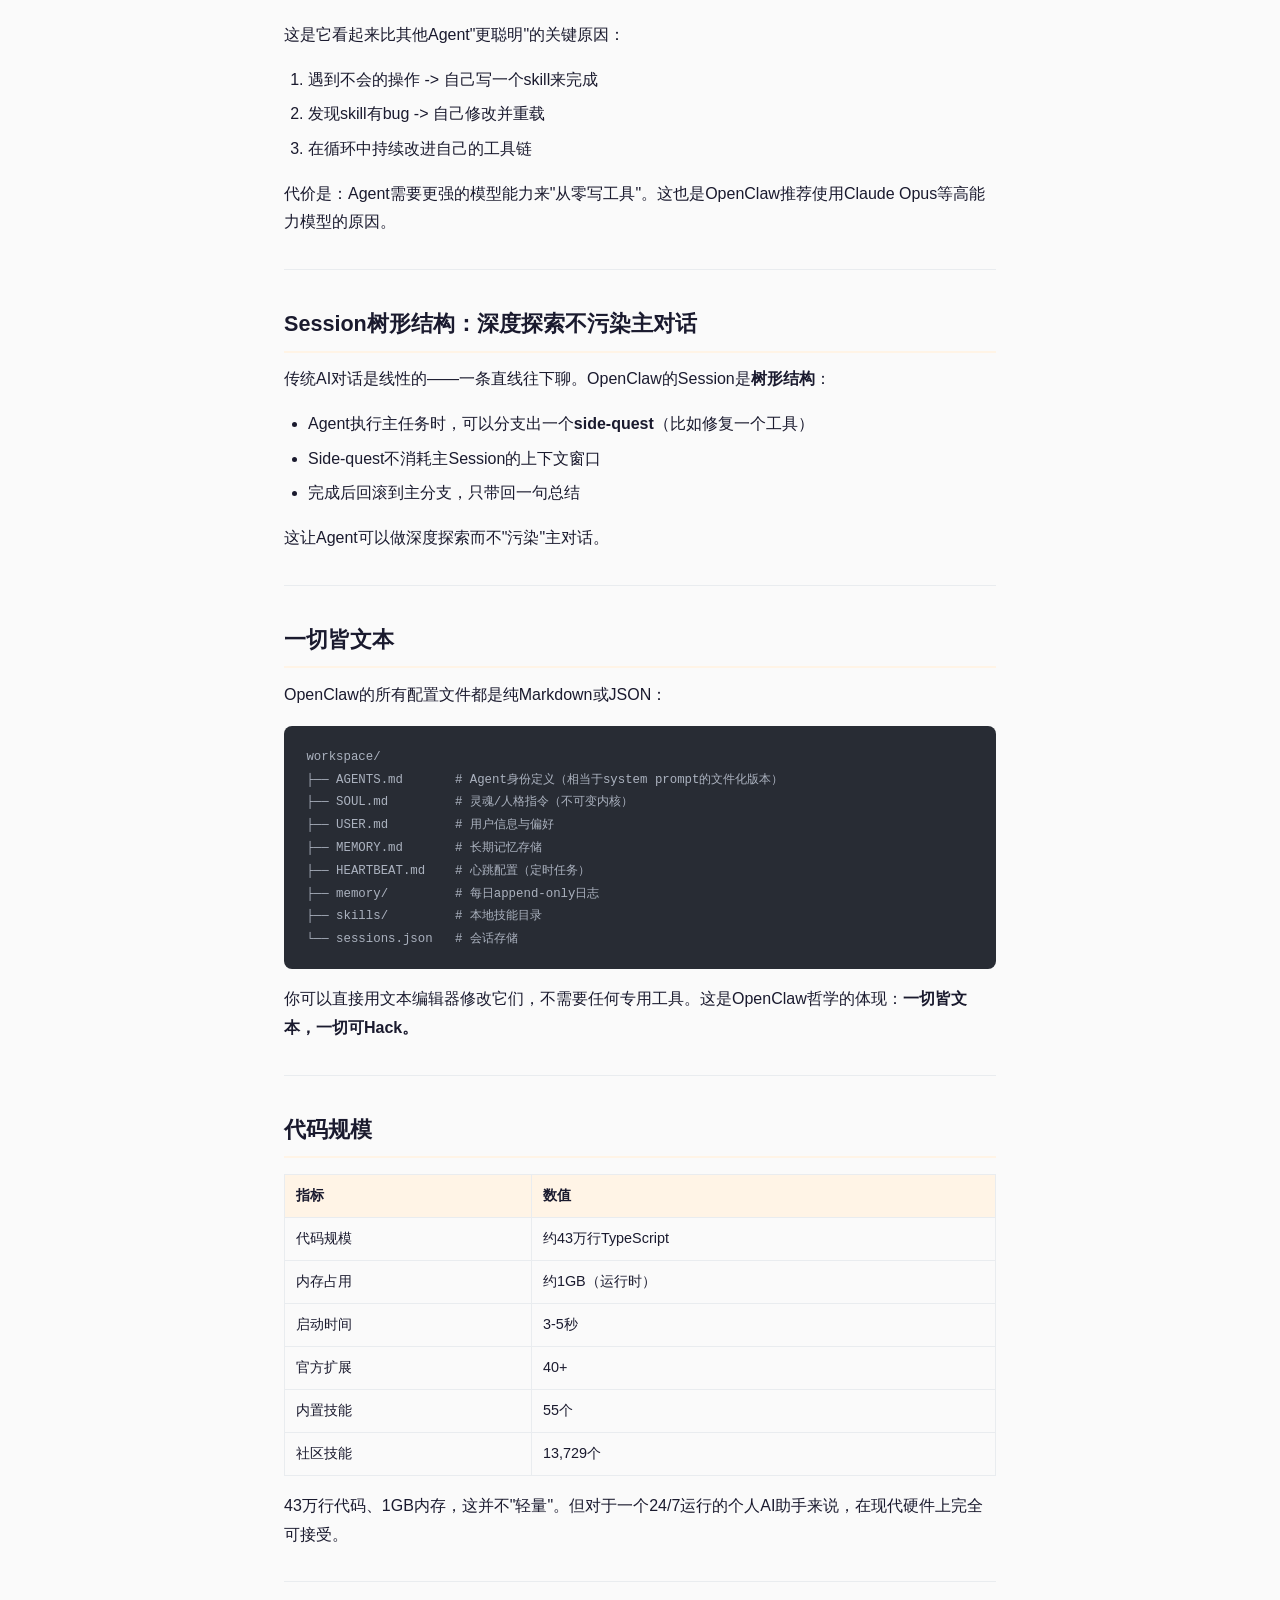
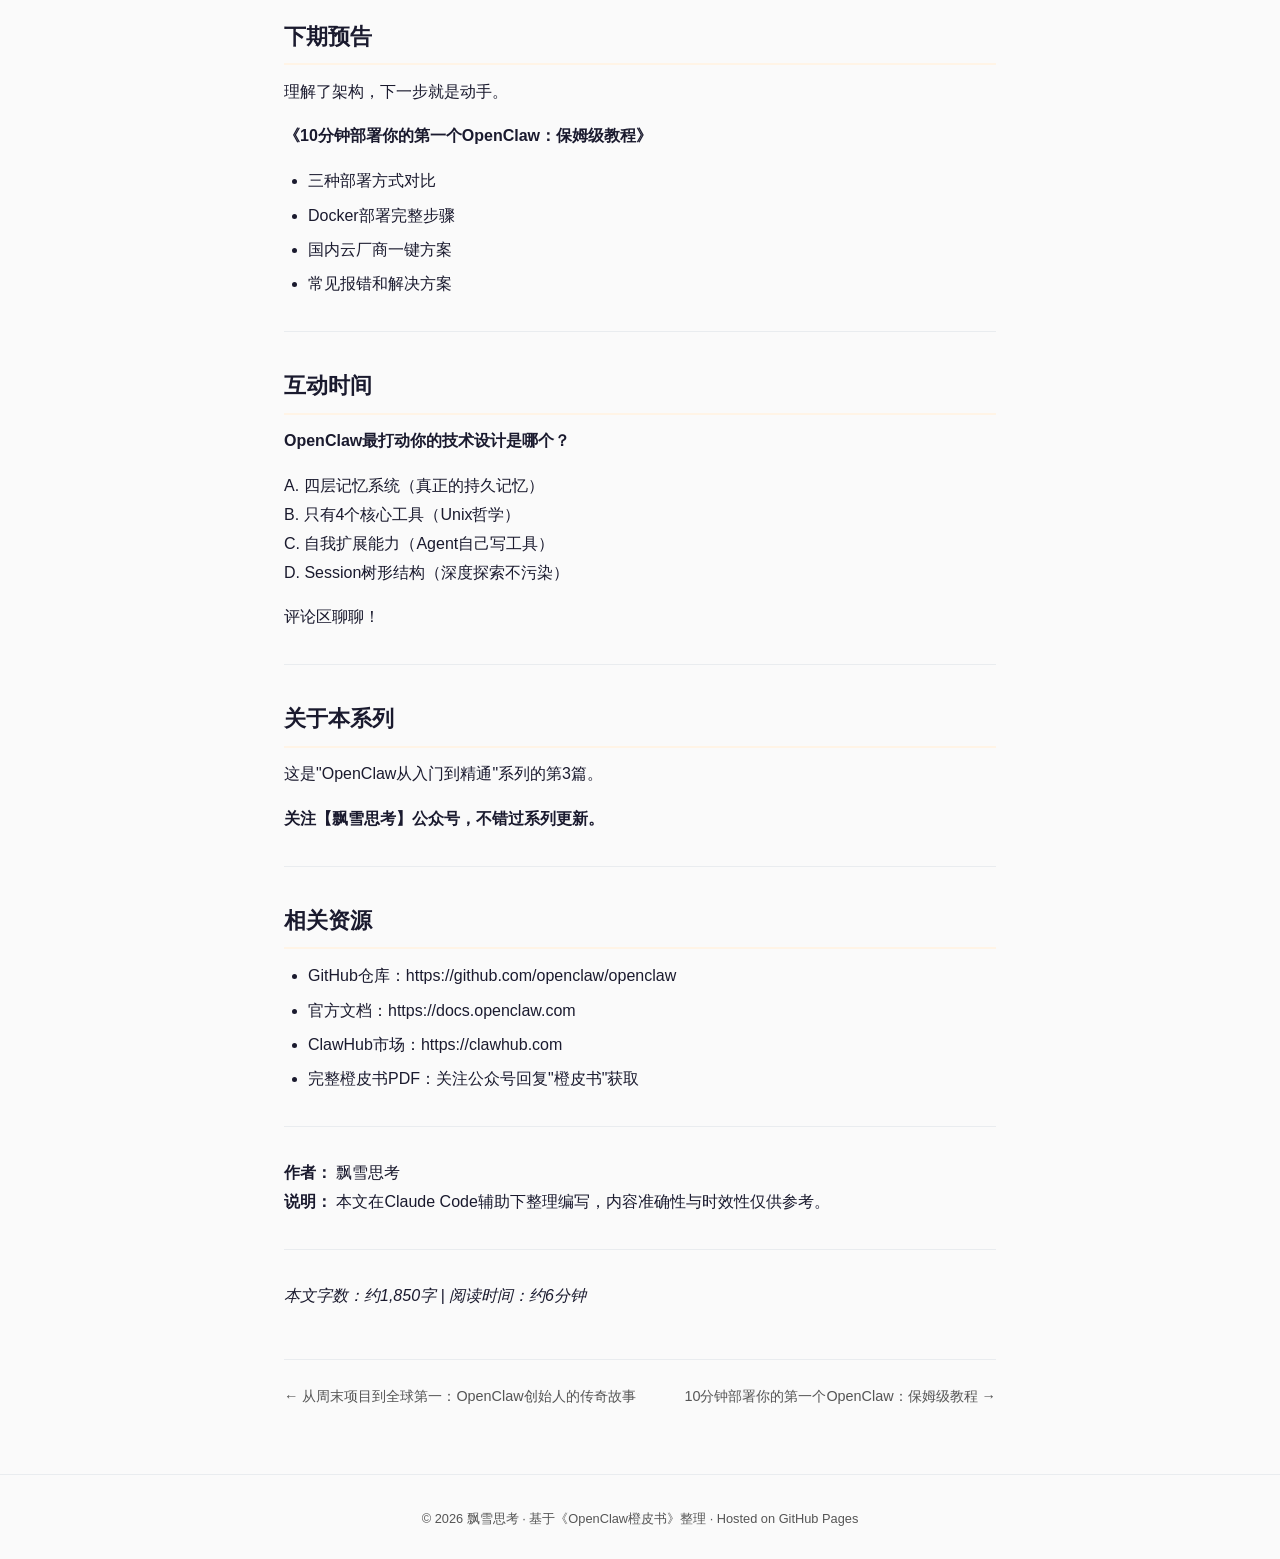
<file: posts/03-architecture.html>
<!DOCTYPE html>
<html lang="zh-CN">
<head>
  <meta charset="UTF-8">
  <meta name="viewport" content="width=device-width, initial-scale=1.0">
  <title>OpenClaw技术架构深度解析：为什么它比其他AI Agent更强？ - 飘雪思考</title>
  <link rel="stylesheet" href="../style.css">
</head>
<body>

<header class="site-header">
  <div class="inner">
    <a href="../" class="site-title"><span>飘雪</span>思考</a>
    <nav class="site-nav">
      <a href="../">首页</a>
      <a href="https://github.com/zlpx96" target="_blank">GitHub</a>
    </nav>
  </div>
</header>

<main class="container">
  <article>
    <div class="article-header">
      <a href="../" class="back">&larr; 返回文章列表</a>
      <h1>OpenClaw技术架构深度解析：为什么它比其他AI Agent更强？</h1>
      <div class="meta">飘雪思考 &middot; OpenClaw从入门到精通系列</div>
    </div>
    <div class="article-body">
<h2>不只是"套壳"</h2>
<p>很多人第一次听说OpenClaw，会觉得它就是一个"ChatGPT套壳"——把大模型接到聊天软件里而已。</p>
<p>如果真这么简单，它不可能成为GitHub第一。</p>
<p>OpenClaw背后是一套精心设计的架构体系：三层解耦、四层记忆、极简工具集、自我扩展能力。今天我们拆开它的引擎盖，看看里面到底装了什么。</p>
<hr />
<h2>三层架构：Gateway-Node-Channel</h2>
<p>OpenClaw把整个系统拆成三层，各管各的事：</p>
<table>
<thead>
<tr>
<th>层级</th>
<th>职责</th>
<th>关键细节</th>
</tr>
</thead>
<tbody>
<tr>
<td><strong>Gateway</strong></td>
<td>中央控制平面</td>
<td>维护WebSocket服务、管理Session、调度Agent。默认绑定<code>127.0.0.1:18789</code>，每台主机一个实例</td>
</tr>
<tr>
<td><strong>Node</strong></td>
<td>设备端执行节点</td>
<td>摄像头、录屏、系统命令等本地操作</td>
</tr>
<tr>
<td><strong>Channel</strong></td>
<td>消息渠道接入层</td>
<td>连接20+即时通讯平台（WhatsApp、Telegram、飞书、钉钉等）</td>
</tr>
</tbody>
</table>
<p>一条消息的完整路径：</p>
<p><strong>用户发消息 -&gt; Channel接收 -&gt; Gateway路由 -&gt; Agent处理 -&gt; Node执行 -&gt; 回复用户</strong></p>
<p>Gateway是24/7运行的守护进程，不像CLI工具那样会话结束就丢失上下文。它长驻运行、持续积累记忆，这是OpenClaw能当"数字员工"的基础。</p>
<p><strong>安全设计：Loopback-First。</strong> Gateway默认只绑定localhost，所有流量在本地回环。不开放任何外网端口，天然安全。需要远程访问时，通过Tailscale暴露，不直接开端口。</p>
<hr />
<h2>四层记忆：从灵魂到实时对话</h2>
<p>记忆是OpenClaw区别于普通Chatbot的核心能力。四层记忆从不可变的身份内核到实时对话，构建完整的上下文连续性。</p>
<table>
<thead>
<tr>
<th>层级</th>
<th>存储位置</th>
<th>生命周期</th>
<th>说明</th>
</tr>
</thead>
<tbody>
<tr>
<td><strong>SOUL</strong></td>
<td>SOUL.md</td>
<td>永久不可变</td>
<td>Agent的人格、价值观、核心身份。创建后不应修改</td>
</tr>
<tr>
<td><strong>TOOLS</strong></td>
<td>Skills + Extensions</td>
<td>按需加载</td>
<td>当前可用的工具和技能列表</td>
</tr>
<tr>
<td><strong>USER</strong></td>
<td>MEMORY.md + 向量数据库</td>
<td>持久化</td>
<td>用户偏好、决策记录、历史事实，支持语义搜索</td>
</tr>
<tr>
<td><strong>Session</strong></td>
<td>内存 + sessions.json</td>
<td>会话级</td>
<td>实时对话上下文，Token耗尽时被压缩</td>
</tr>
</tbody>
</table>
<p><strong>这意味着什么？</strong> ChatGPT聊完就忘，Claude Code的会话结束后上下文消失。而OpenClaw通过文件系统实现了真正的持久记忆——你三个月前提到的偏好，它今天还记得。</p>
<h3>Pre-Compaction：自动记忆保存</h3>
<p>当Session接近token限制时，OpenClaw触发一个"静默回合"：在后台将重要记忆写入MEMORY.md和每日日志，然后压缩旧消息释放空间。用户完全感知不到这个过程。</p>
<p>关键信息永远不会因为上下文窗口的滑动而丢失。</p>
<h3>向量记忆搜索</h3>
<p>OpenClaw结合两种检索策略：</p>
<ul>
<li><strong>Embedding向量</strong>：语义相似度搜索，擅长模糊回忆（"之前讨论过的那个部署问题"）</li>
<li><strong>BM25关键词</strong>：传统TF-IDF匹配，擅长精确查找（具体的文件名、命令、人名）</li>
</ul>
<p>底层使用SQLite-vec进行向量存储和加速检索。</p>
<hr />
<h2>极简设计：只有4个核心工具</h2>
<p>OpenClaw的system prompt可能是所有AI Agent框架中最短的。核心工具只有4个：</p>
<table>
<thead>
<tr>
<th>工具</th>
<th>用途</th>
</tr>
</thead>
<tbody>
<tr>
<td><strong>Read</strong></td>
<td>读取文件</td>
</tr>
<tr>
<td><strong>Write</strong></td>
<td>写入文件</td>
</tr>
<tr>
<td><strong>Edit</strong></td>
<td>编辑文件</td>
</tr>
<tr>
<td><strong>Bash</strong></td>
<td>执行命令</td>
</tr>
</tbody>
</table>
<p>这不是功能缺失，而是刻意为之。</p>
<p>创始人Peter Steinberger的理念直接继承Unix哲学：</p>
<blockquote>
<p>"CLI才是智能体连接世界的终极接口。不需要为每个服务写一个集成，Agent只要能运行命令行，就能操作一切。"</p>
</blockquote>
<p>4个工具足以覆盖几乎所有操作系统级别的任务。更少的工具意味着更短的system prompt、更少的token消耗、更快的响应。</p>
<h3>故意不支持MCP</h3>
<p>MCP（Model Context Protocol）是Anthropic提出的工具协议标准，几乎所有AI Agent框架都在集成。但OpenClaw故意不支持。Peter的原话：</p>
<blockquote>
<p>"我的前提是MCP是垃圾，不能scale。你知道什么能scale？CLI。Unix。"</p>
</blockquote>
<p>替代方案：Agent通过Bash工具直接调用CLI程序；确实需要MCP的场景，用内置的mcporter技能桥接。</p>
<hr />
<h2>自我扩展：看起来"更聪明"的秘密</h2>
<p>OpenClaw Agent可以在运行时<strong>写、重载、测试自己的扩展</strong>。</p>
<p>这是它看起来比其他Agent"更聪明"的关键原因：</p>
<ol>
<li>遇到不会的操作 -&gt; 自己写一个skill来完成</li>
<li>发现skill有bug -&gt; 自己修改并重载</li>
<li>在循环中持续改进自己的工具链</li>
</ol>
<p>代价是：Agent需要更强的模型能力来"从零写工具"。这也是OpenClaw推荐使用Claude Opus等高能力模型的原因。</p>
<hr />
<h2>Session树形结构：深度探索不污染主对话</h2>
<p>传统AI对话是线性的——一条直线往下聊。OpenClaw的Session是<strong>树形结构</strong>：</p>
<ul>
<li>Agent执行主任务时，可以分支出一个<strong>side-quest</strong>（比如修复一个工具）</li>
<li>Side-quest不消耗主Session的上下文窗口</li>
<li>完成后回滚到主分支，只带回一句总结</li>
</ul>
<p>这让Agent可以做深度探索而不"污染"主对话。</p>
<hr />
<h2>一切皆文本</h2>
<p>OpenClaw的所有配置文件都是纯Markdown或JSON：</p>
<div class="codehilite"><pre><span></span><code>workspace/
├── AGENTS.md       # Agent身份定义（相当于system prompt的文件化版本）
├── SOUL.md         # 灵魂/人格指令（不可变内核）
├── USER.md         # 用户信息与偏好
├── MEMORY.md       # 长期记忆存储
├── HEARTBEAT.md    # 心跳配置（定时任务）
├── memory/         # 每日append-only日志
├── skills/         # 本地技能目录
└── sessions.json   # 会话存储
</code></pre></div>

<p>你可以直接用文本编辑器修改它们，不需要任何专用工具。这是OpenClaw哲学的体现：<strong>一切皆文本，一切可Hack。</strong></p>
<hr />
<h2>代码规模</h2>
<table>
<thead>
<tr>
<th>指标</th>
<th>数值</th>
</tr>
</thead>
<tbody>
<tr>
<td>代码规模</td>
<td>约43万行TypeScript</td>
</tr>
<tr>
<td>内存占用</td>
<td>约1GB（运行时）</td>
</tr>
<tr>
<td>启动时间</td>
<td>3-5秒</td>
</tr>
<tr>
<td>官方扩展</td>
<td>40+</td>
</tr>
<tr>
<td>内置技能</td>
<td>55个</td>
</tr>
<tr>
<td>社区技能</td>
<td>13,729个</td>
</tr>
</tbody>
</table>
<p>43万行代码、1GB内存，这并不"轻量"。但对于一个24/7运行的个人AI助手来说，在现代硬件上完全可接受。</p>
<hr />
<h2>下期预告</h2>
<p>理解了架构，下一步就是动手。</p>
<p><strong>《10分钟部署你的第一个OpenClaw：保姆级教程》</strong></p>
<ul>
<li>三种部署方式对比</li>
<li>Docker部署完整步骤</li>
<li>国内云厂商一键方案</li>
<li>常见报错和解决方案</li>
</ul>
<hr />
<h2>互动时间</h2>
<p><strong>OpenClaw最打动你的技术设计是哪个？</strong></p>
<p>A. 四层记忆系统（真正的持久记忆）<br />
B. 只有4个核心工具（Unix哲学）<br />
C. 自我扩展能力（Agent自己写工具）<br />
D. Session树形结构（深度探索不污染）</p>
<p>评论区聊聊！</p>
<hr />
<h2>关于本系列</h2>
<p>这是"OpenClaw从入门到精通"系列的第3篇。</p>
<p><strong>关注【飘雪思考】公众号，不错过系列更新。</strong></p>
<hr />
<h2>相关资源</h2>
<ul>
<li>GitHub仓库：https://github.com/openclaw/openclaw</li>
<li>官方文档：https://docs.openclaw.com</li>
<li>ClawHub市场：https://clawhub.com</li>
<li>完整橙皮书PDF：关注公众号回复"橙皮书"获取</li>
</ul>
<hr />
<p><strong>作者：</strong> 飘雪思考<br />
<strong>说明：</strong> 本文在Claude Code辅助下整理编写，内容准确性与时效性仅供参考。</p>
<hr />
<p><em>本文字数：约1,850字 | 阅读时间：约6分钟</em></p>
    </div>
    <nav class="post-nav"><a href="02-founder-story.html">&larr; 从周末项目到全球第一：OpenClaw创始人的传奇故事</a><a href="04-deployment.html">10分钟部署你的第一个OpenClaw：保姆级教程 &rarr;</a></nav>
  </article>
</main>

<footer class="site-footer">
  <p>&copy; 2026 飘雪思考 &middot; 基于《OpenClaw橙皮书》整理 &middot; Hosted on GitHub Pages</p>
</footer>

</body>
</html>
</file>
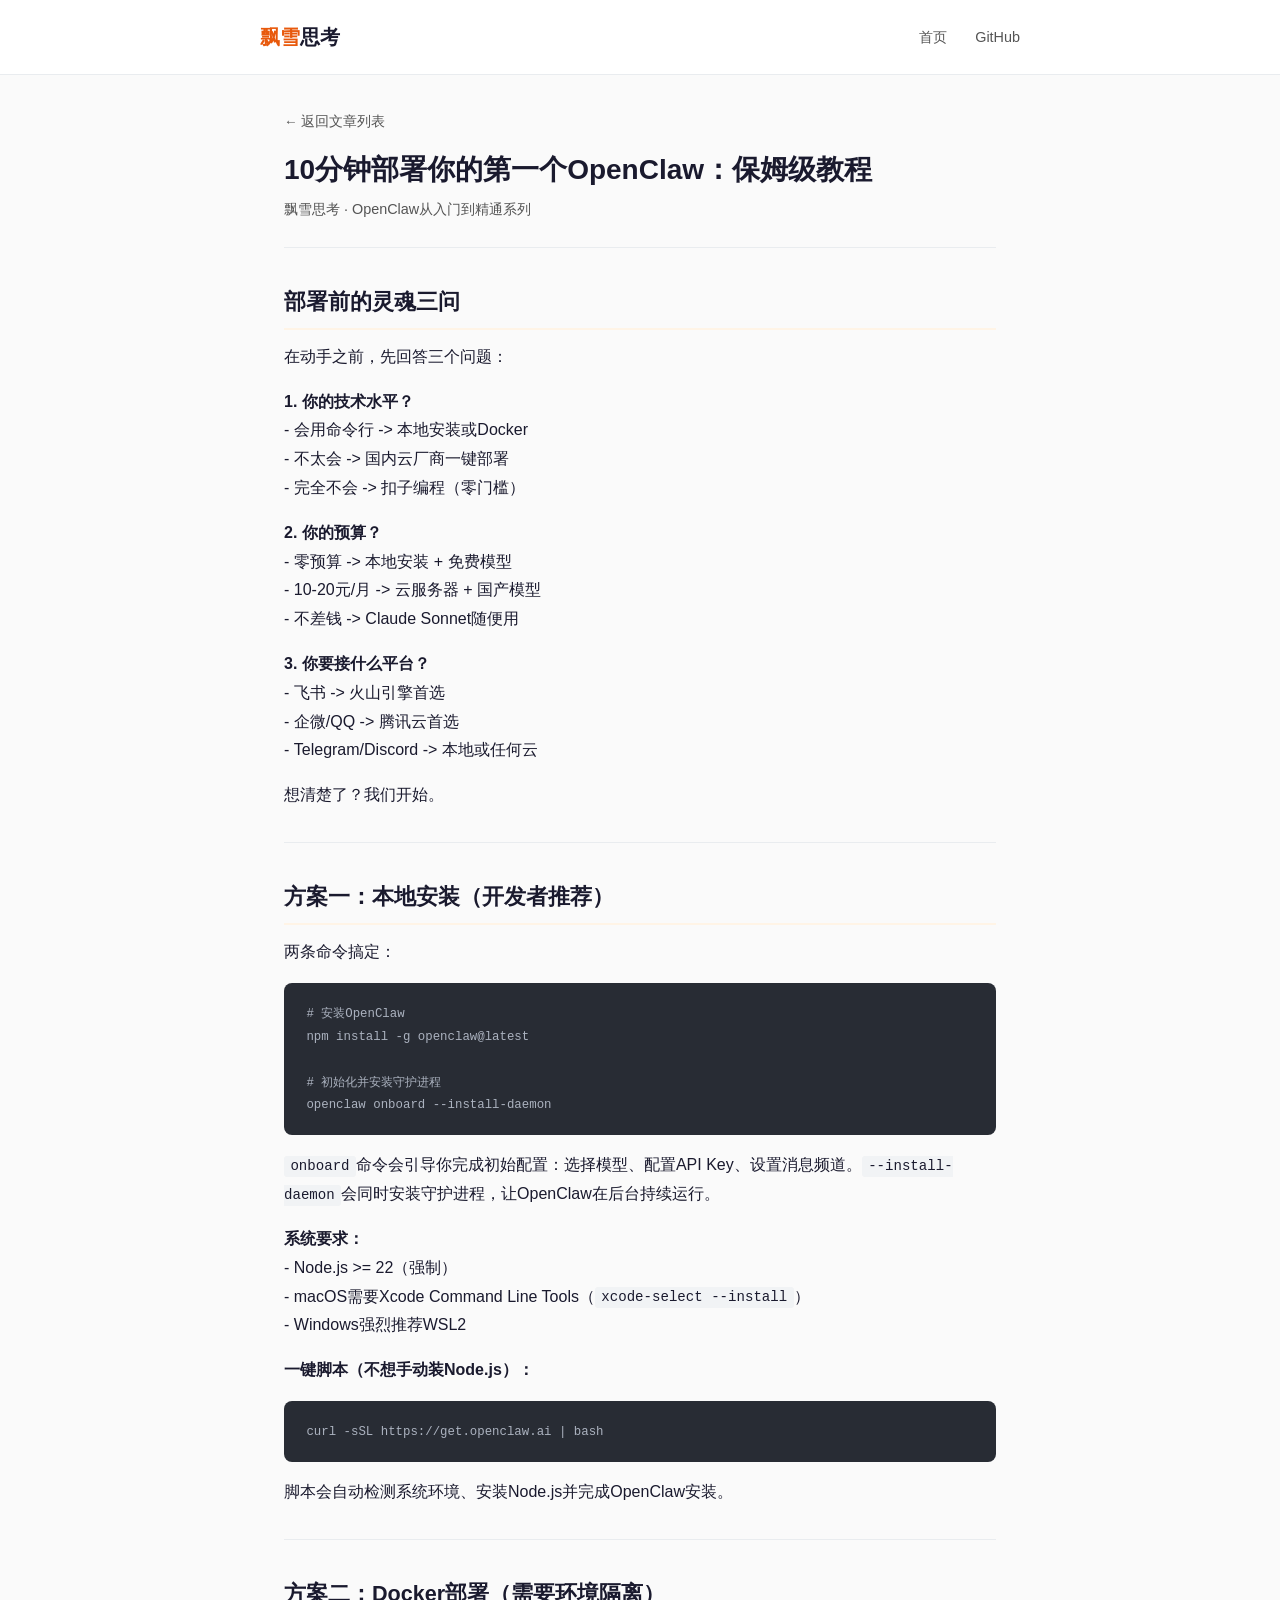
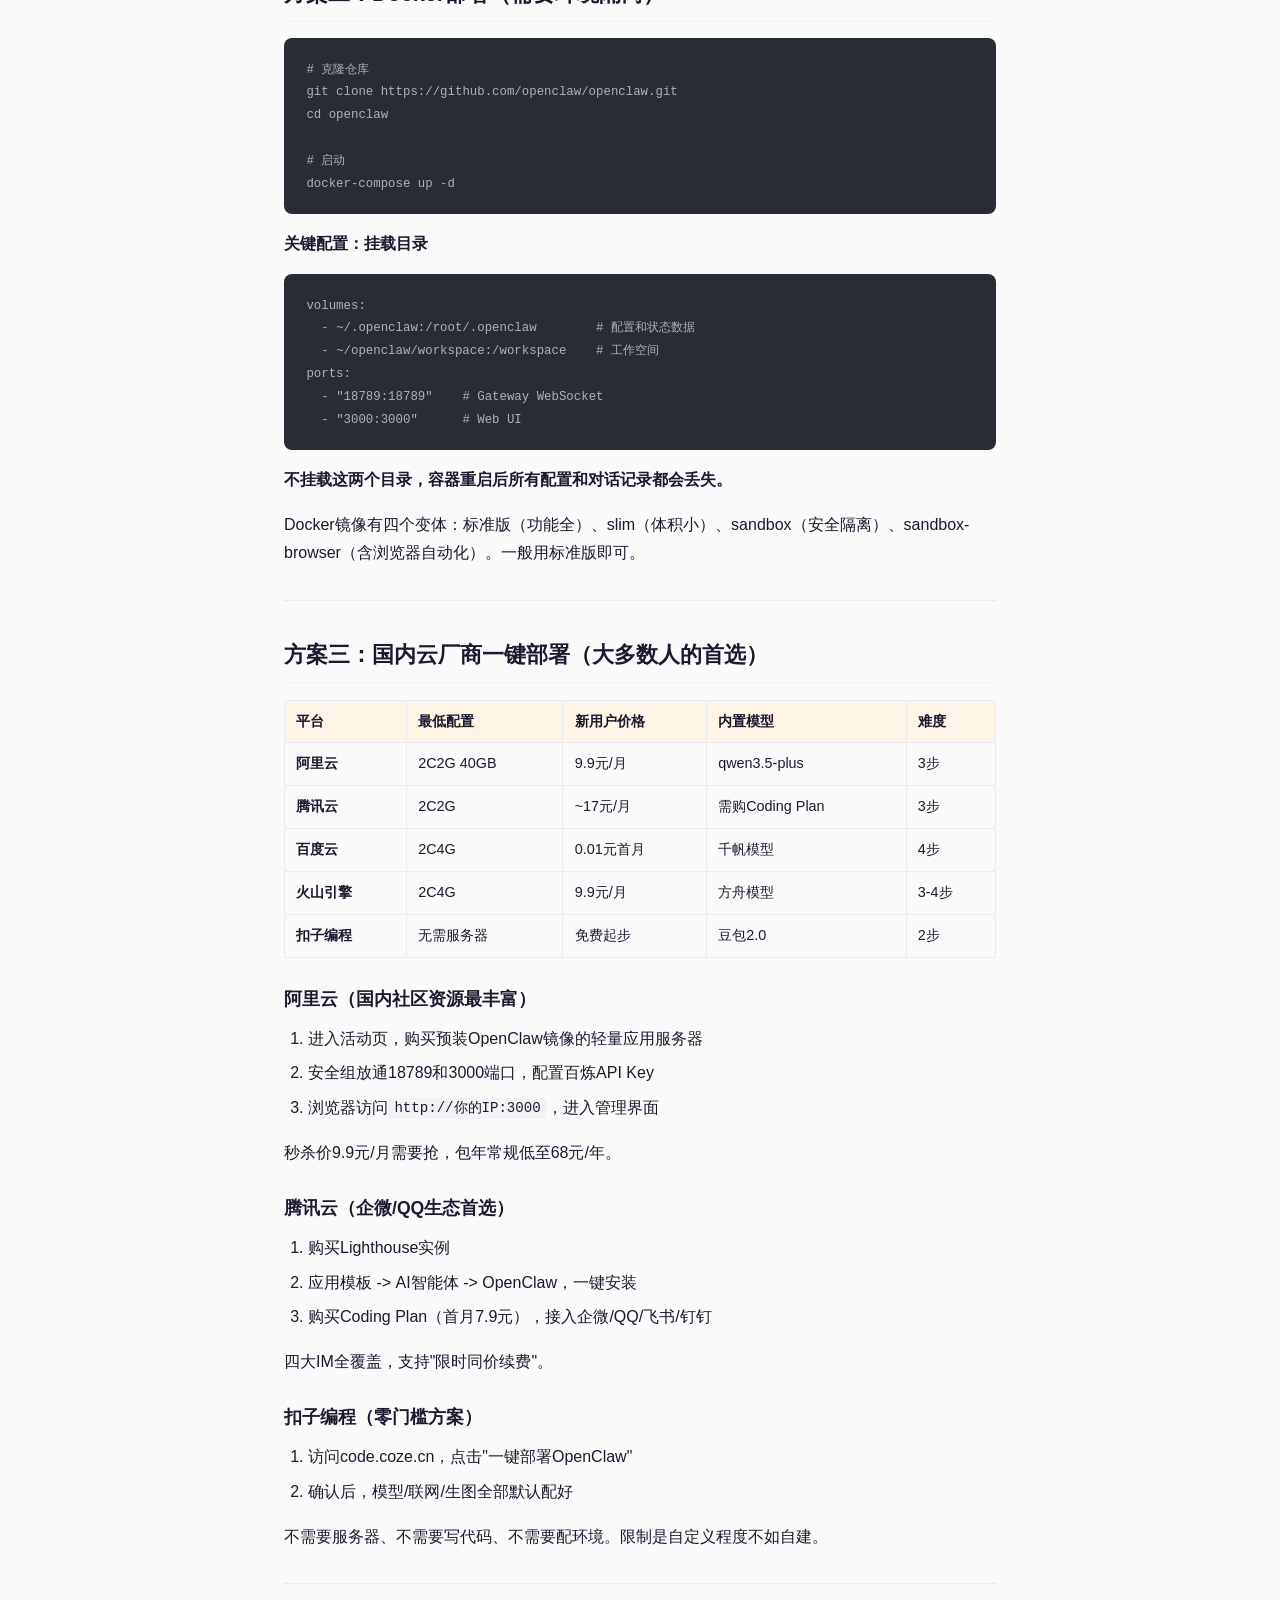
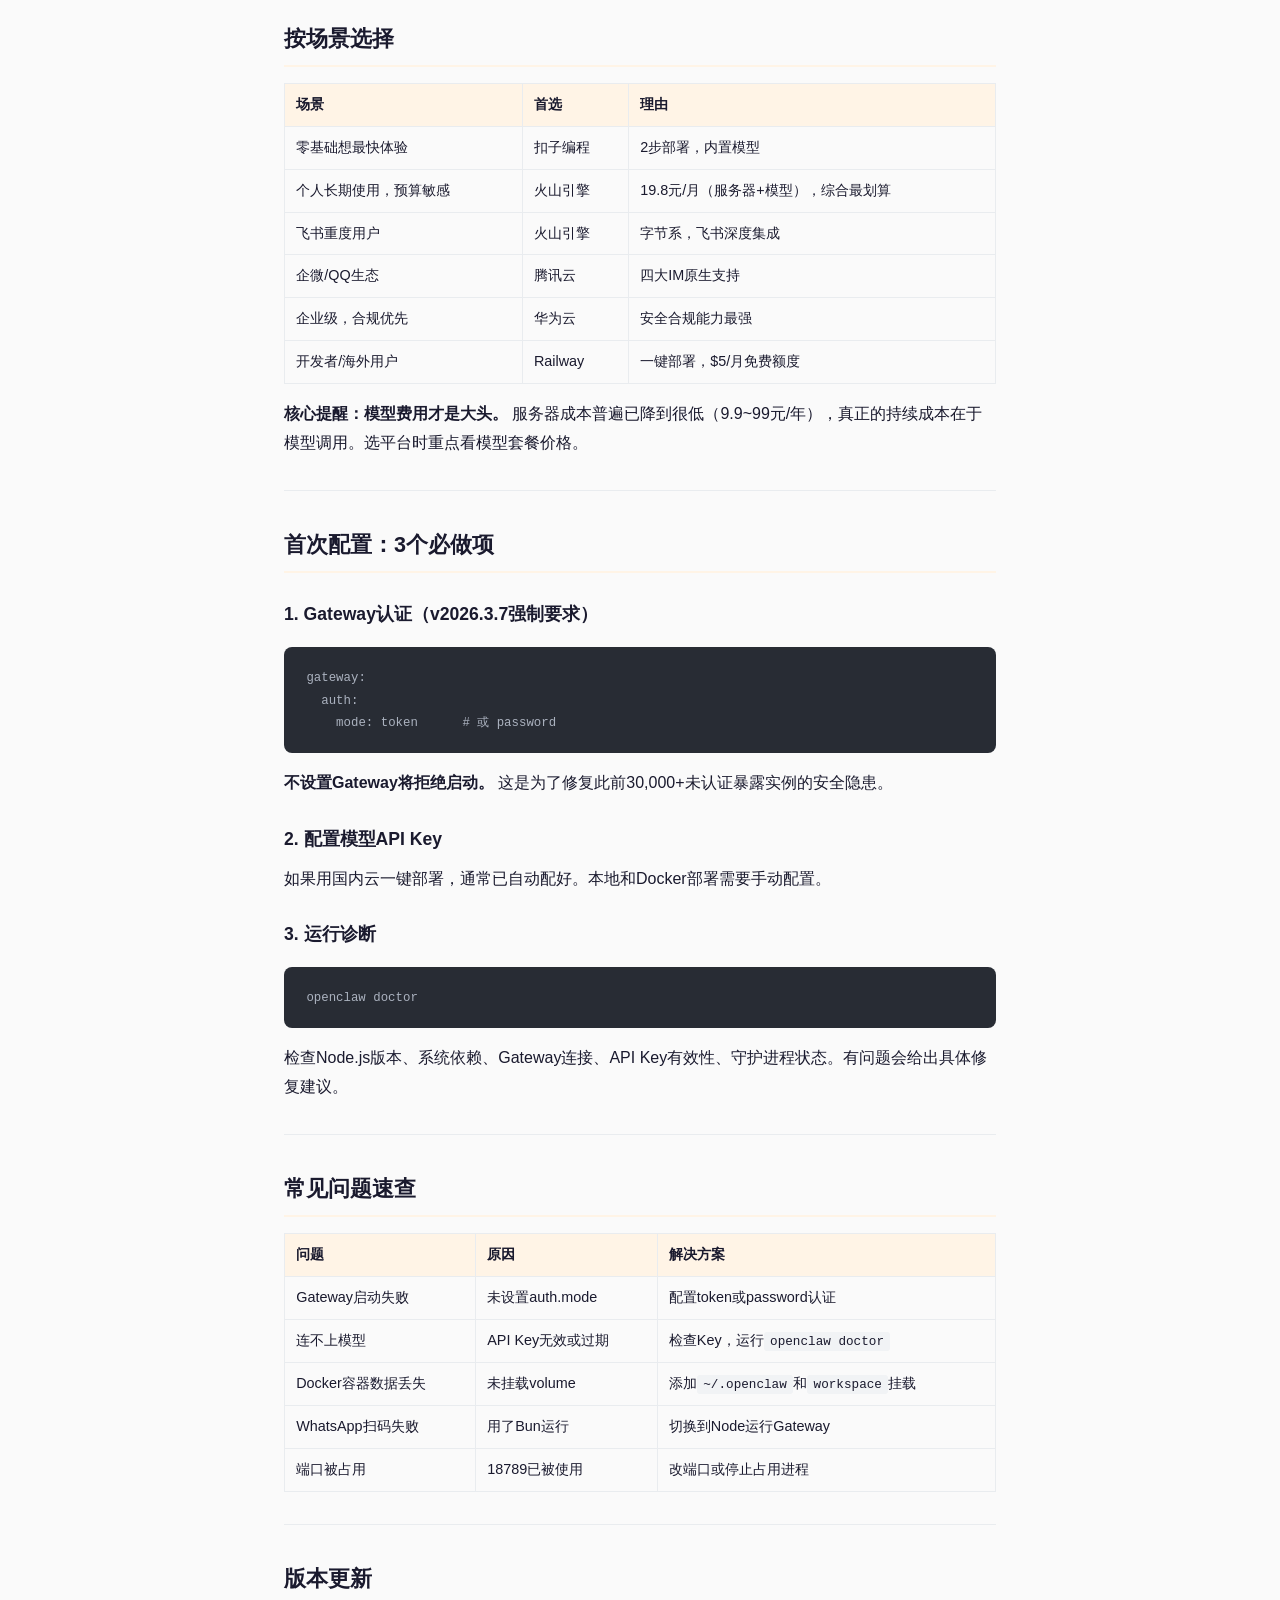
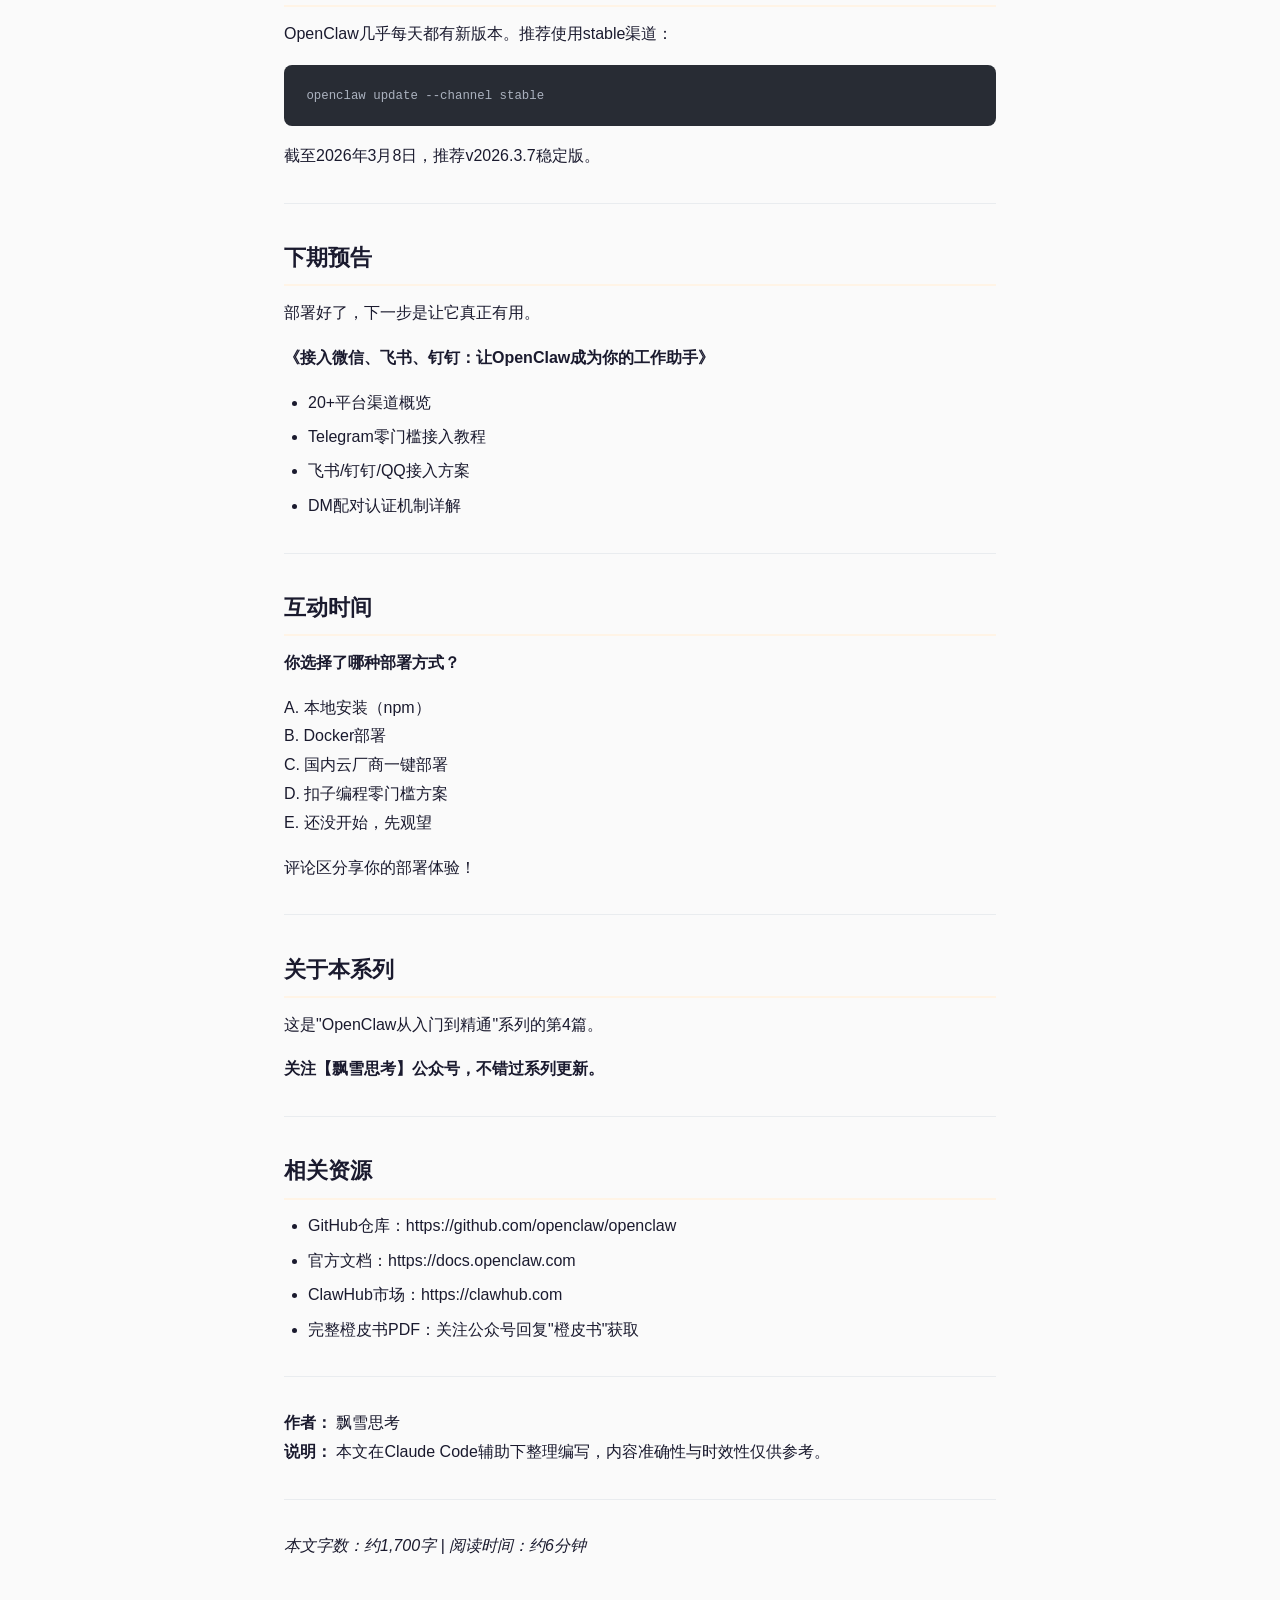
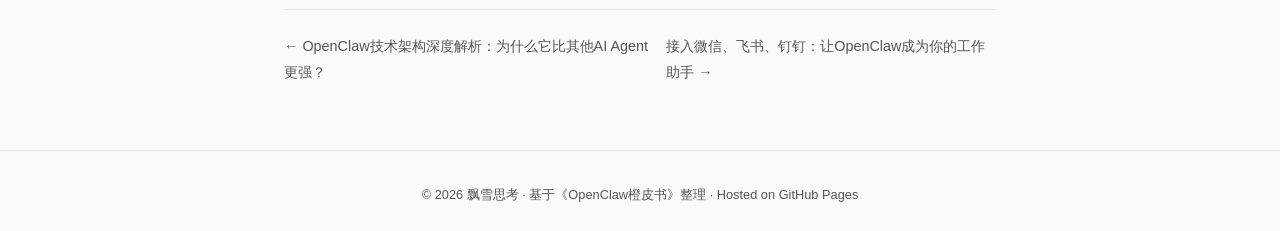
<file: posts/04-deployment.html>
<!DOCTYPE html>
<html lang="zh-CN">
<head>
  <meta charset="UTF-8">
  <meta name="viewport" content="width=device-width, initial-scale=1.0">
  <title>10分钟部署你的第一个OpenClaw：保姆级教程 - 飘雪思考</title>
  <link rel="stylesheet" href="../style.css">
</head>
<body>

<header class="site-header">
  <div class="inner">
    <a href="../" class="site-title"><span>飘雪</span>思考</a>
    <nav class="site-nav">
      <a href="../">首页</a>
      <a href="https://github.com/zlpx96" target="_blank">GitHub</a>
    </nav>
  </div>
</header>

<main class="container">
  <article>
    <div class="article-header">
      <a href="../" class="back">&larr; 返回文章列表</a>
      <h1>10分钟部署你的第一个OpenClaw：保姆级教程</h1>
      <div class="meta">飘雪思考 &middot; OpenClaw从入门到精通系列</div>
    </div>
    <div class="article-body">
<h2>部署前的灵魂三问</h2>
<p>在动手之前，先回答三个问题：</p>
<p><strong>1. 你的技术水平？</strong><br />
- 会用命令行 -&gt; 本地安装或Docker<br />
- 不太会 -&gt; 国内云厂商一键部署<br />
- 完全不会 -&gt; 扣子编程（零门槛）</p>
<p><strong>2. 你的预算？</strong><br />
- 零预算 -&gt; 本地安装 + 免费模型<br />
- 10-20元/月 -&gt; 云服务器 + 国产模型<br />
- 不差钱 -&gt; Claude Sonnet随便用</p>
<p><strong>3. 你要接什么平台？</strong><br />
- 飞书 -&gt; 火山引擎首选<br />
- 企微/QQ -&gt; 腾讯云首选<br />
- Telegram/Discord -&gt; 本地或任何云</p>
<p>想清楚了？我们开始。</p>
<hr />
<h2>方案一：本地安装（开发者推荐）</h2>
<p>两条命令搞定：</p>
<div class="codehilite"><pre><span></span><code><span class="c1"># 安装OpenClaw</span>
npm<span class="w"> </span>install<span class="w"> </span>-g<span class="w"> </span>openclaw@latest

<span class="c1"># 初始化并安装守护进程</span>
openclaw<span class="w"> </span>onboard<span class="w"> </span>--install-daemon
</code></pre></div>

<p><code>onboard</code>命令会引导你完成初始配置：选择模型、配置API Key、设置消息频道。<code>--install-daemon</code>会同时安装守护进程，让OpenClaw在后台持续运行。</p>
<p><strong>系统要求：</strong><br />
- Node.js &gt;= 22（强制）<br />
- macOS需要Xcode Command Line Tools（<code>xcode-select --install</code>）<br />
- Windows强烈推荐WSL2</p>
<p><strong>一键脚本（不想手动装Node.js）：</strong></p>
<div class="codehilite"><pre><span></span><code>curl<span class="w"> </span>-sSL<span class="w"> </span>https://get.openclaw.ai<span class="w"> </span><span class="p">|</span><span class="w"> </span>bash
</code></pre></div>

<p>脚本会自动检测系统环境、安装Node.js并完成OpenClaw安装。</p>
<hr />
<h2>方案二：Docker部署（需要环境隔离）</h2>
<div class="codehilite"><pre><span></span><code><span class="c1"># 克隆仓库</span>
git<span class="w"> </span>clone<span class="w"> </span>https://github.com/openclaw/openclaw.git
<span class="nb">cd</span><span class="w"> </span>openclaw

<span class="c1"># 启动</span>
docker-compose<span class="w"> </span>up<span class="w"> </span>-d
</code></pre></div>

<p><strong>关键配置：挂载目录</strong></p>
<div class="codehilite"><pre><span></span><code><span class="nt">volumes</span><span class="p">:</span>
<span class="w">  </span><span class="p p-Indicator">-</span><span class="w"> </span><span class="l l-Scalar l-Scalar-Plain">~/.openclaw:/root/.openclaw</span><span class="w">        </span><span class="c1"># 配置和状态数据</span>
<span class="w">  </span><span class="p p-Indicator">-</span><span class="w"> </span><span class="l l-Scalar l-Scalar-Plain">~/openclaw/workspace:/workspace</span><span class="w">    </span><span class="c1"># 工作空间</span>
<span class="nt">ports</span><span class="p">:</span>
<span class="w">  </span><span class="p p-Indicator">-</span><span class="w"> </span><span class="s">&quot;18789:18789&quot;</span><span class="w">    </span><span class="c1"># Gateway WebSocket</span>
<span class="w">  </span><span class="p p-Indicator">-</span><span class="w"> </span><span class="s">&quot;3000:3000&quot;</span><span class="w">      </span><span class="c1"># Web UI</span>
</code></pre></div>

<p><strong>不挂载这两个目录，容器重启后所有配置和对话记录都会丢失。</strong></p>
<p>Docker镜像有四个变体：标准版（功能全）、slim（体积小）、sandbox（安全隔离）、sandbox-browser（含浏览器自动化）。一般用标准版即可。</p>
<hr />
<h2>方案三：国内云厂商一键部署（大多数人的首选）</h2>
<table>
<thead>
<tr>
<th>平台</th>
<th>最低配置</th>
<th>新用户价格</th>
<th>内置模型</th>
<th>难度</th>
</tr>
</thead>
<tbody>
<tr>
<td><strong>阿里云</strong></td>
<td>2C2G 40GB</td>
<td>9.9元/月</td>
<td>qwen3.5-plus</td>
<td>3步</td>
</tr>
<tr>
<td><strong>腾讯云</strong></td>
<td>2C2G</td>
<td>~17元/月</td>
<td>需购Coding Plan</td>
<td>3步</td>
</tr>
<tr>
<td><strong>百度云</strong></td>
<td>2C4G</td>
<td>0.01元首月</td>
<td>千帆模型</td>
<td>4步</td>
</tr>
<tr>
<td><strong>火山引擎</strong></td>
<td>2C4G</td>
<td>9.9元/月</td>
<td>方舟模型</td>
<td>3-4步</td>
</tr>
<tr>
<td><strong>扣子编程</strong></td>
<td>无需服务器</td>
<td>免费起步</td>
<td>豆包2.0</td>
<td>2步</td>
</tr>
</tbody>
</table>
<h3>阿里云（国内社区资源最丰富）</h3>
<ol>
<li>进入活动页，购买预装OpenClaw镜像的轻量应用服务器</li>
<li>安全组放通18789和3000端口，配置百炼API Key</li>
<li>浏览器访问<code>http://你的IP:3000</code>，进入管理界面</li>
</ol>
<p>秒杀价9.9元/月需要抢，包年常规低至68元/年。</p>
<h3>腾讯云（企微/QQ生态首选）</h3>
<ol>
<li>购买Lighthouse实例</li>
<li>应用模板 -&gt; AI智能体 -&gt; OpenClaw，一键安装</li>
<li>购买Coding Plan（首月7.9元），接入企微/QQ/飞书/钉钉</li>
</ol>
<p>四大IM全覆盖，支持"限时同价续费"。</p>
<h3>扣子编程（零门槛方案）</h3>
<ol>
<li>访问code.coze.cn，点击"一键部署OpenClaw"</li>
<li>确认后，模型/联网/生图全部默认配好</li>
</ol>
<p>不需要服务器、不需要写代码、不需要配环境。限制是自定义程度不如自建。</p>
<hr />
<h2>按场景选择</h2>
<table>
<thead>
<tr>
<th>场景</th>
<th>首选</th>
<th>理由</th>
</tr>
</thead>
<tbody>
<tr>
<td>零基础想最快体验</td>
<td>扣子编程</td>
<td>2步部署，内置模型</td>
</tr>
<tr>
<td>个人长期使用，预算敏感</td>
<td>火山引擎</td>
<td>19.8元/月（服务器+模型），综合最划算</td>
</tr>
<tr>
<td>飞书重度用户</td>
<td>火山引擎</td>
<td>字节系，飞书深度集成</td>
</tr>
<tr>
<td>企微/QQ生态</td>
<td>腾讯云</td>
<td>四大IM原生支持</td>
</tr>
<tr>
<td>企业级，合规优先</td>
<td>华为云</td>
<td>安全合规能力最强</td>
</tr>
<tr>
<td>开发者/海外用户</td>
<td>Railway</td>
<td>一键部署，$5/月免费额度</td>
</tr>
</tbody>
</table>
<p><strong>核心提醒：模型费用才是大头。</strong> 服务器成本普遍已降到很低（9.9~99元/年），真正的持续成本在于模型调用。选平台时重点看模型套餐价格。</p>
<hr />
<h2>首次配置：3个必做项</h2>
<h3>1. Gateway认证（v2026.3.7强制要求）</h3>
<div class="codehilite"><pre><span></span><code><span class="nt">gateway</span><span class="p">:</span>
<span class="w">  </span><span class="nt">auth</span><span class="p">:</span>
<span class="w">    </span><span class="nt">mode</span><span class="p">:</span><span class="w"> </span><span class="l l-Scalar l-Scalar-Plain">token</span><span class="w">      </span><span class="c1"># 或 password</span>
</code></pre></div>

<p><strong>不设置Gateway将拒绝启动。</strong> 这是为了修复此前30,000+未认证暴露实例的安全隐患。</p>
<h3>2. 配置模型API Key</h3>
<p>如果用国内云一键部署，通常已自动配好。本地和Docker部署需要手动配置。</p>
<h3>3. 运行诊断</h3>
<div class="codehilite"><pre><span></span><code>openclaw<span class="w"> </span>doctor
</code></pre></div>

<p>检查Node.js版本、系统依赖、Gateway连接、API Key有效性、守护进程状态。有问题会给出具体修复建议。</p>
<hr />
<h2>常见问题速查</h2>
<table>
<thead>
<tr>
<th>问题</th>
<th>原因</th>
<th>解决方案</th>
</tr>
</thead>
<tbody>
<tr>
<td>Gateway启动失败</td>
<td>未设置auth.mode</td>
<td>配置token或password认证</td>
</tr>
<tr>
<td>连不上模型</td>
<td>API Key无效或过期</td>
<td>检查Key，运行<code>openclaw doctor</code></td>
</tr>
<tr>
<td>Docker容器数据丢失</td>
<td>未挂载volume</td>
<td>添加<code>~/.openclaw</code>和<code>workspace</code>挂载</td>
</tr>
<tr>
<td>WhatsApp扫码失败</td>
<td>用了Bun运行</td>
<td>切换到Node运行Gateway</td>
</tr>
<tr>
<td>端口被占用</td>
<td>18789已被使用</td>
<td>改端口或停止占用进程</td>
</tr>
</tbody>
</table>
<hr />
<h2>版本更新</h2>
<p>OpenClaw几乎每天都有新版本。推荐使用stable渠道：</p>
<div class="codehilite"><pre><span></span><code>openclaw<span class="w"> </span>update<span class="w"> </span>--channel<span class="w"> </span>stable
</code></pre></div>

<p>截至2026年3月8日，推荐v2026.3.7稳定版。</p>
<hr />
<h2>下期预告</h2>
<p>部署好了，下一步是让它真正有用。</p>
<p><strong>《接入微信、飞书、钉钉：让OpenClaw成为你的工作助手》</strong></p>
<ul>
<li>20+平台渠道概览</li>
<li>Telegram零门槛接入教程</li>
<li>飞书/钉钉/QQ接入方案</li>
<li>DM配对认证机制详解</li>
</ul>
<hr />
<h2>互动时间</h2>
<p><strong>你选择了哪种部署方式？</strong></p>
<p>A. 本地安装（npm）<br />
B. Docker部署<br />
C. 国内云厂商一键部署<br />
D. 扣子编程零门槛方案<br />
E. 还没开始，先观望</p>
<p>评论区分享你的部署体验！</p>
<hr />
<h2>关于本系列</h2>
<p>这是"OpenClaw从入门到精通"系列的第4篇。</p>
<p><strong>关注【飘雪思考】公众号，不错过系列更新。</strong></p>
<hr />
<h2>相关资源</h2>
<ul>
<li>GitHub仓库：https://github.com/openclaw/openclaw</li>
<li>官方文档：https://docs.openclaw.com</li>
<li>ClawHub市场：https://clawhub.com</li>
<li>完整橙皮书PDF：关注公众号回复"橙皮书"获取</li>
</ul>
<hr />
<p><strong>作者：</strong> 飘雪思考<br />
<strong>说明：</strong> 本文在Claude Code辅助下整理编写，内容准确性与时效性仅供参考。</p>
<hr />
<p><em>本文字数：约1,700字 | 阅读时间：约6分钟</em></p>
    </div>
    <nav class="post-nav"><a href="03-architecture.html">&larr; OpenClaw技术架构深度解析：为什么它比其他AI Agent更强？</a><a href="05-channels.html">接入微信、飞书、钉钉：让OpenClaw成为你的工作助手 &rarr;</a></nav>
  </article>
</main>

<footer class="site-footer">
  <p>&copy; 2026 飘雪思考 &middot; 基于《OpenClaw橙皮书》整理 &middot; Hosted on GitHub Pages</p>
</footer>

</body>
</html>
</file>
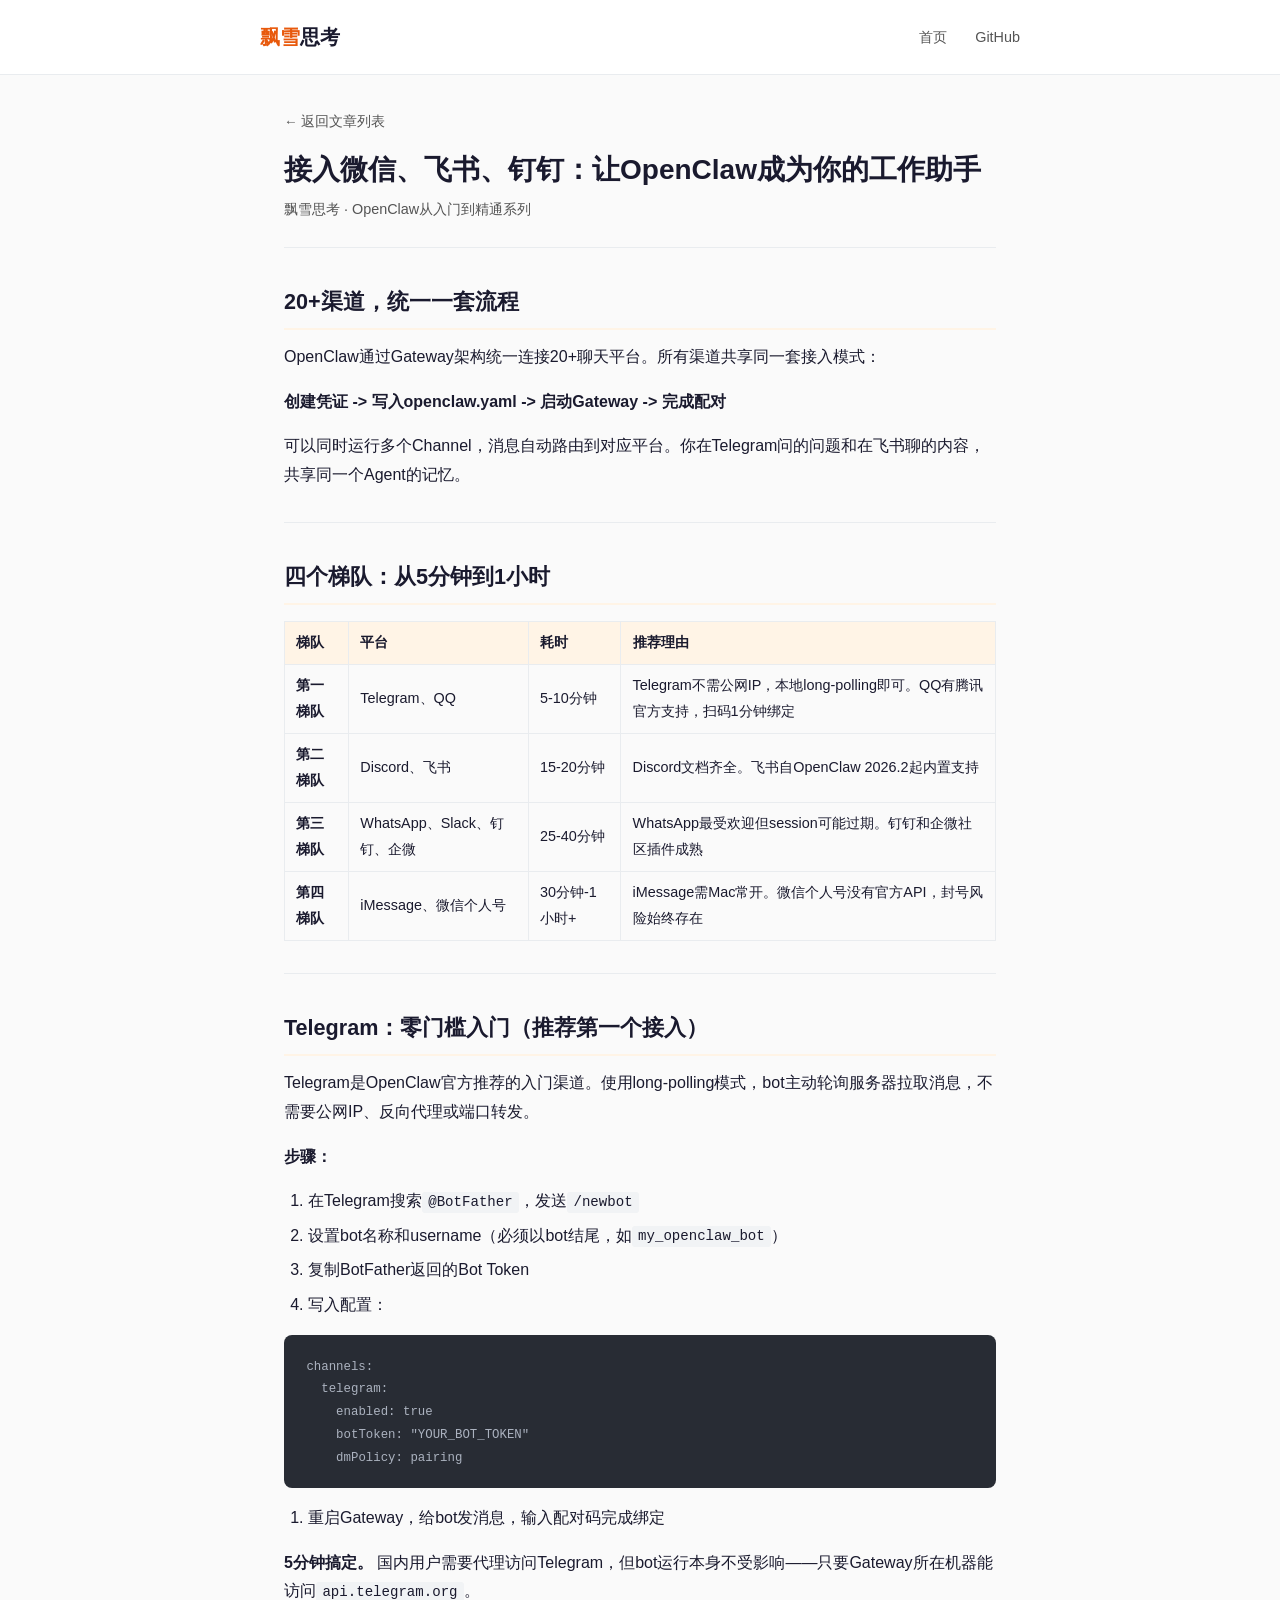
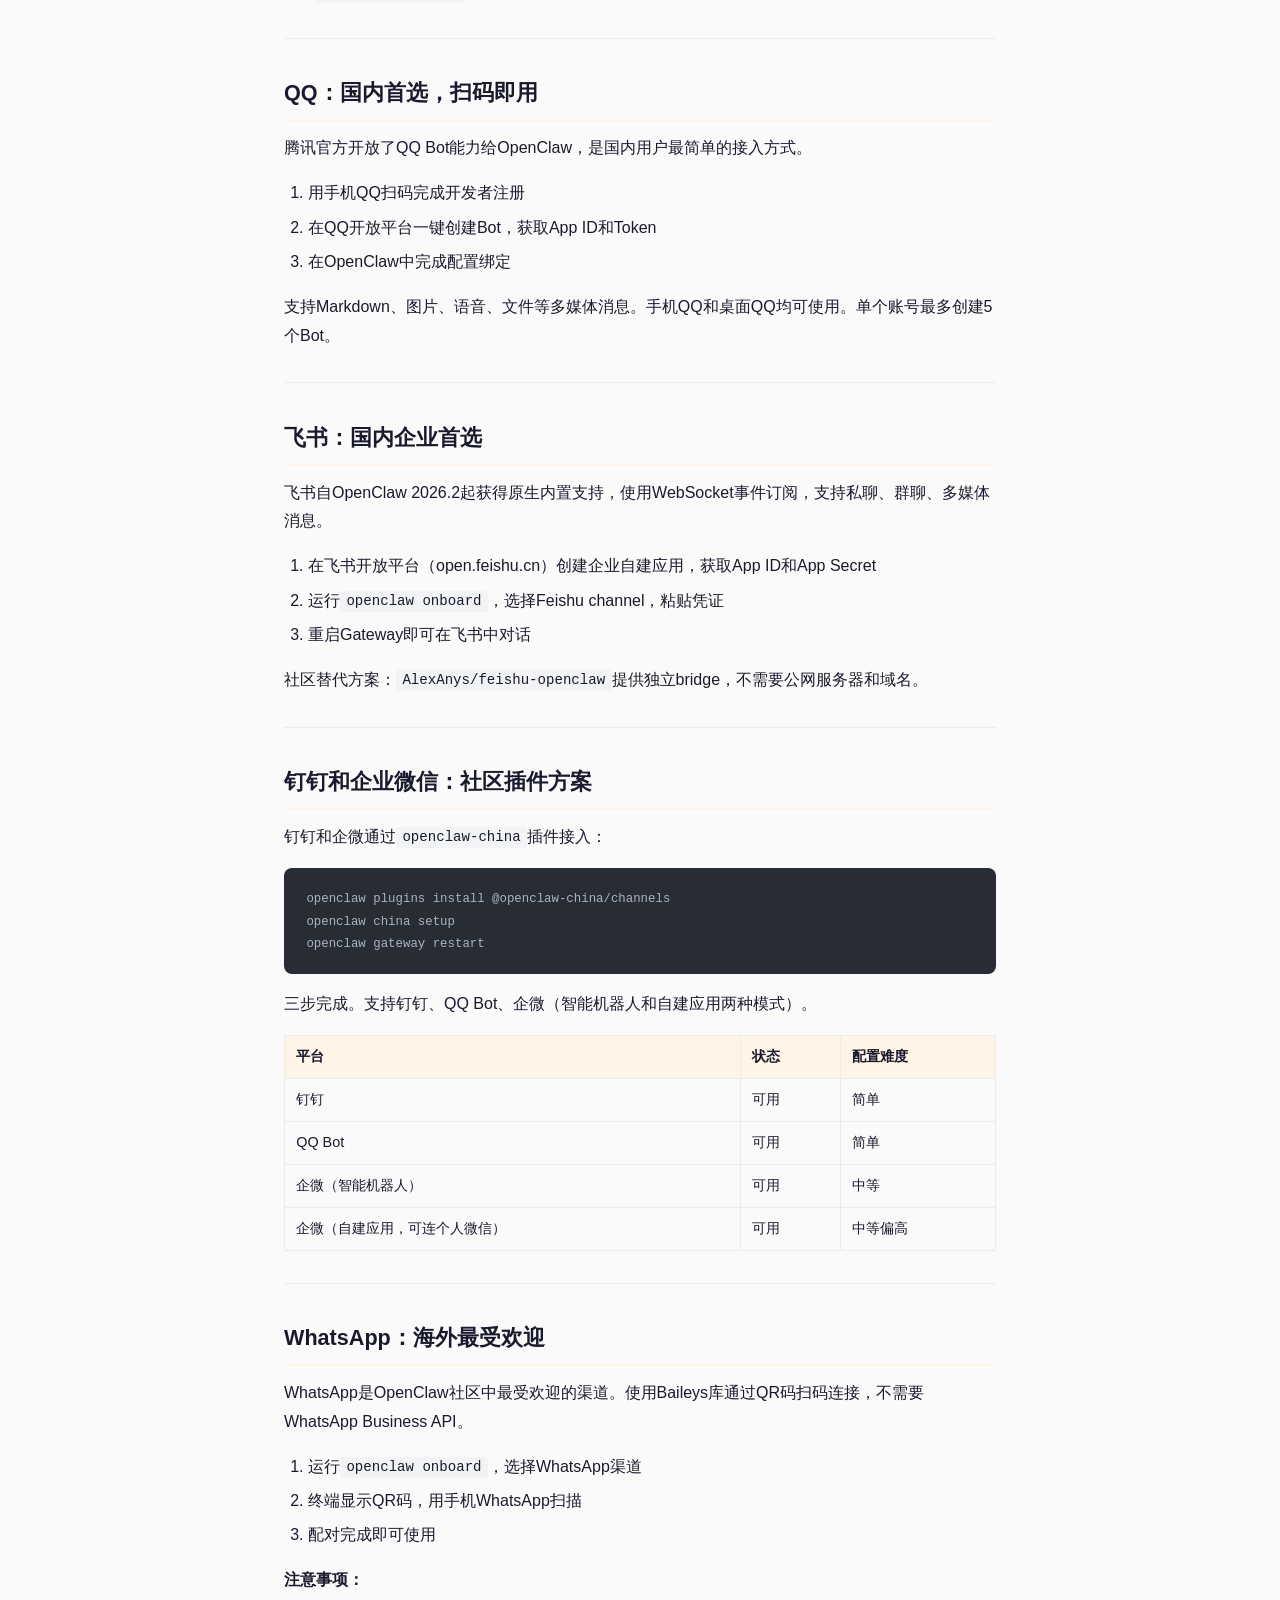
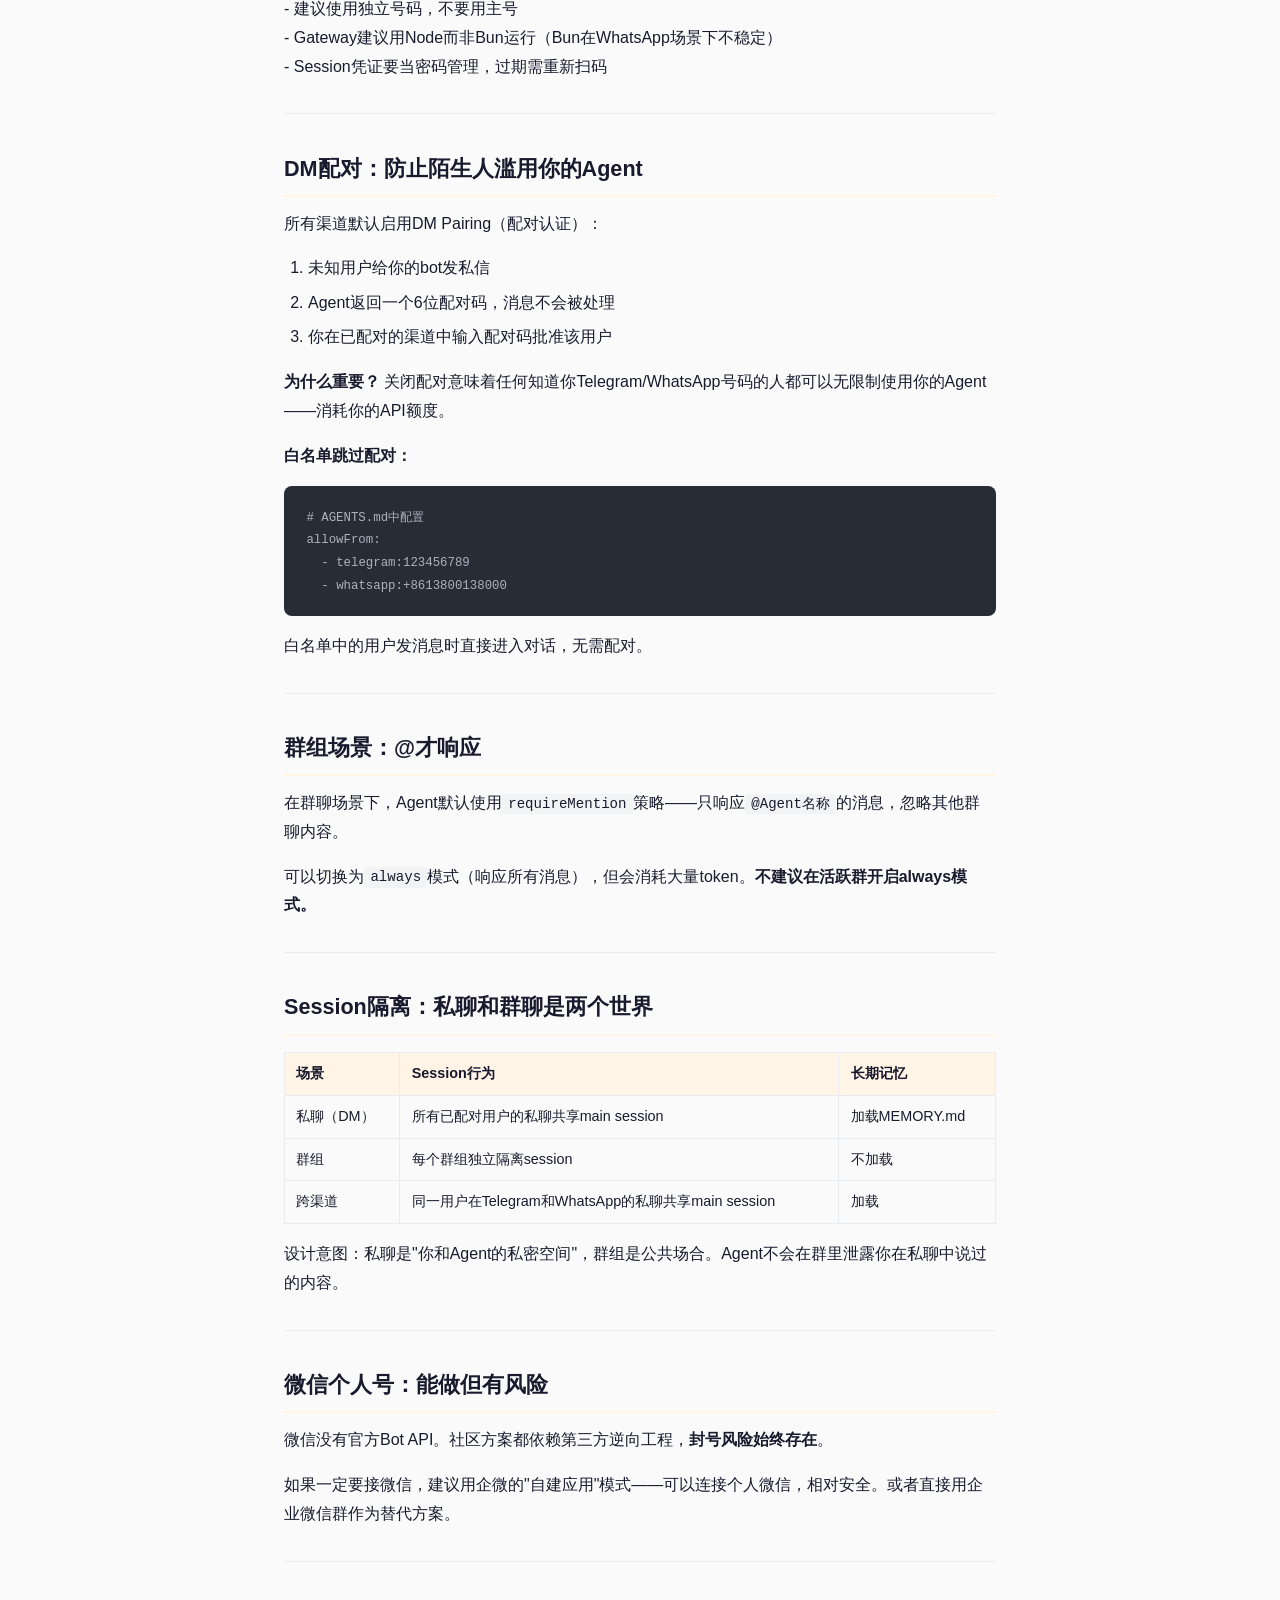
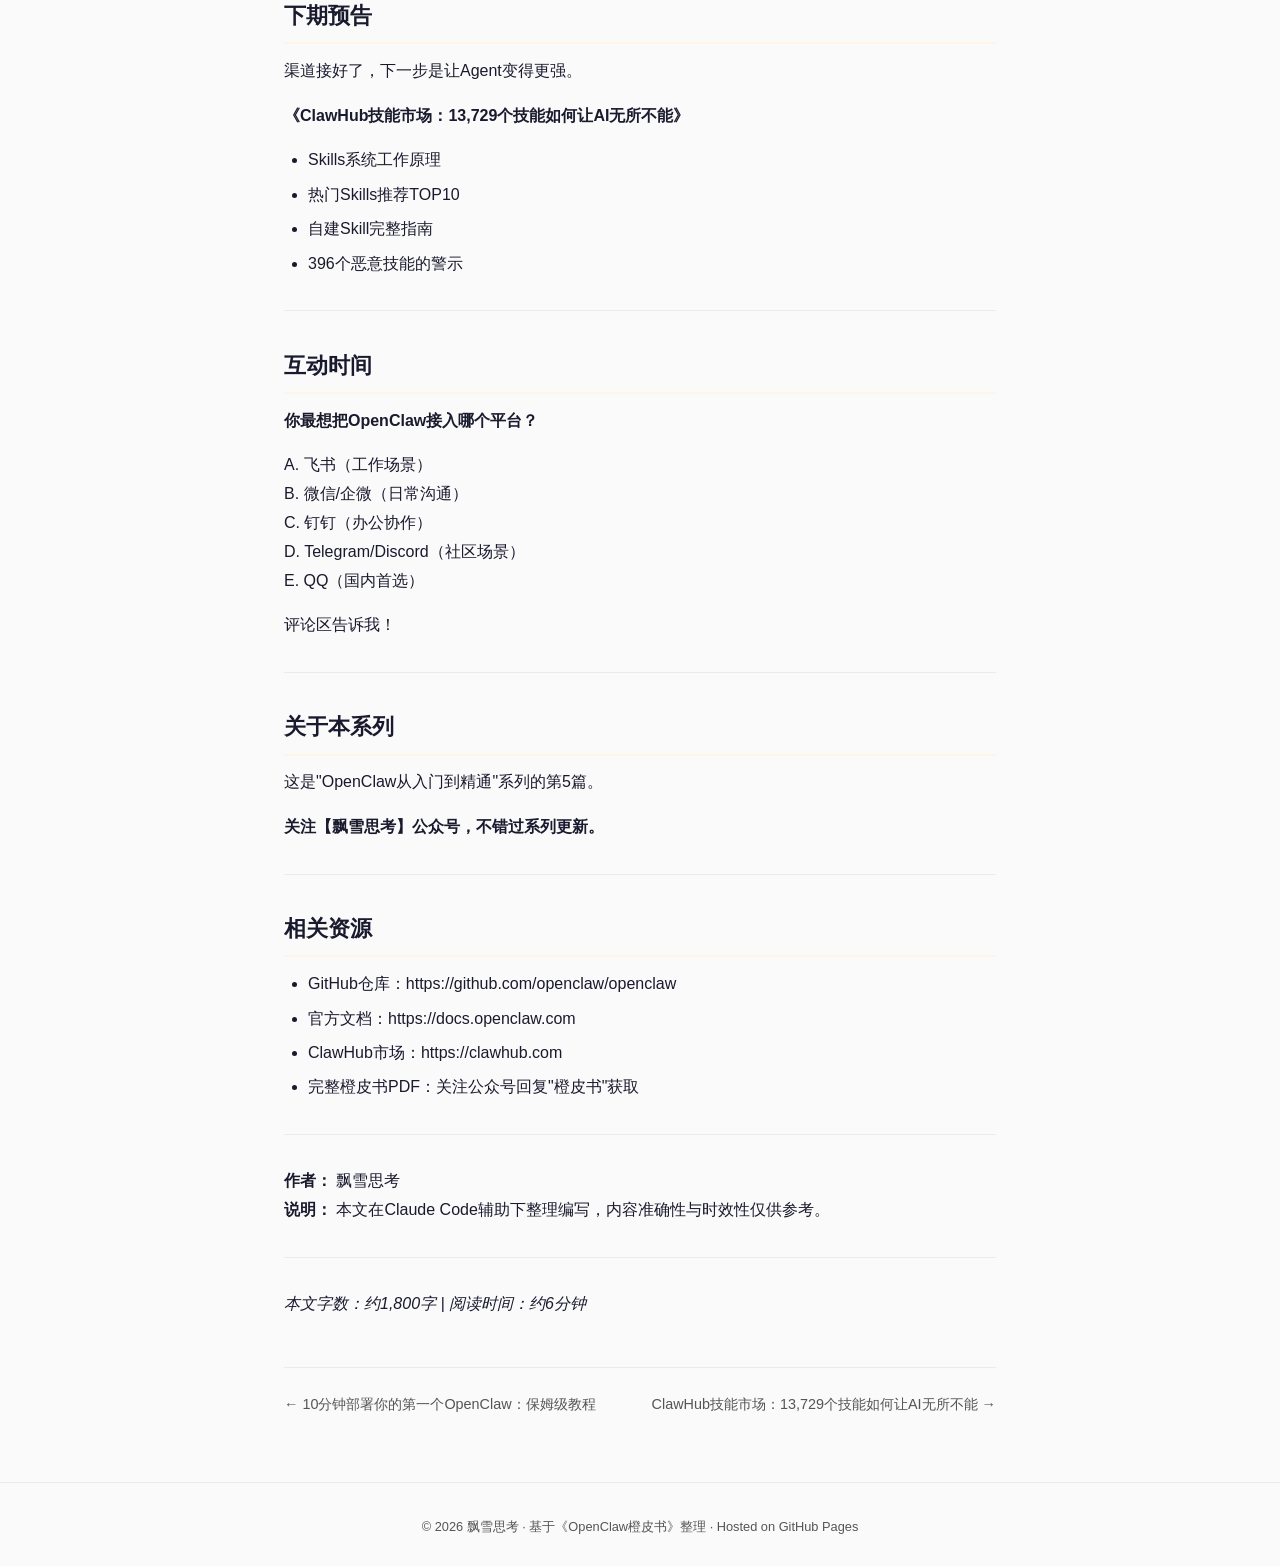
<file: posts/05-channels.html>
<!DOCTYPE html>
<html lang="zh-CN">
<head>
  <meta charset="UTF-8">
  <meta name="viewport" content="width=device-width, initial-scale=1.0">
  <title>接入微信、飞书、钉钉：让OpenClaw成为你的工作助手 - 飘雪思考</title>
  <link rel="stylesheet" href="../style.css">
</head>
<body>

<header class="site-header">
  <div class="inner">
    <a href="../" class="site-title"><span>飘雪</span>思考</a>
    <nav class="site-nav">
      <a href="../">首页</a>
      <a href="https://github.com/zlpx96" target="_blank">GitHub</a>
    </nav>
  </div>
</header>

<main class="container">
  <article>
    <div class="article-header">
      <a href="../" class="back">&larr; 返回文章列表</a>
      <h1>接入微信、飞书、钉钉：让OpenClaw成为你的工作助手</h1>
      <div class="meta">飘雪思考 &middot; OpenClaw从入门到精通系列</div>
    </div>
    <div class="article-body">
<h2>20+渠道，统一一套流程</h2>
<p>OpenClaw通过Gateway架构统一连接20+聊天平台。所有渠道共享同一套接入模式：</p>
<p><strong>创建凭证 -&gt; 写入openclaw.yaml -&gt; 启动Gateway -&gt; 完成配对</strong></p>
<p>可以同时运行多个Channel，消息自动路由到对应平台。你在Telegram问的问题和在飞书聊的内容，共享同一个Agent的记忆。</p>
<hr />
<h2>四个梯队：从5分钟到1小时</h2>
<table>
<thead>
<tr>
<th>梯队</th>
<th>平台</th>
<th>耗时</th>
<th>推荐理由</th>
</tr>
</thead>
<tbody>
<tr>
<td><strong>第一梯队</strong></td>
<td>Telegram、QQ</td>
<td>5-10分钟</td>
<td>Telegram不需公网IP，本地long-polling即可。QQ有腾讯官方支持，扫码1分钟绑定</td>
</tr>
<tr>
<td><strong>第二梯队</strong></td>
<td>Discord、飞书</td>
<td>15-20分钟</td>
<td>Discord文档齐全。飞书自OpenClaw 2026.2起内置支持</td>
</tr>
<tr>
<td><strong>第三梯队</strong></td>
<td>WhatsApp、Slack、钉钉、企微</td>
<td>25-40分钟</td>
<td>WhatsApp最受欢迎但session可能过期。钉钉和企微社区插件成熟</td>
</tr>
<tr>
<td><strong>第四梯队</strong></td>
<td>iMessage、微信个人号</td>
<td>30分钟-1小时+</td>
<td>iMessage需Mac常开。微信个人号没有官方API，封号风险始终存在</td>
</tr>
</tbody>
</table>
<hr />
<h2>Telegram：零门槛入门（推荐第一个接入）</h2>
<p>Telegram是OpenClaw官方推荐的入门渠道。使用long-polling模式，bot主动轮询服务器拉取消息，不需要公网IP、反向代理或端口转发。</p>
<p><strong>步骤：</strong></p>
<ol>
<li>在Telegram搜索<code>@BotFather</code>，发送<code>/newbot</code></li>
<li>设置bot名称和username（必须以bot结尾，如<code>my_openclaw_bot</code>）</li>
<li>复制BotFather返回的Bot Token</li>
<li>写入配置：</li>
</ol>
<div class="codehilite"><pre><span></span><code><span class="nt">channels</span><span class="p">:</span>
<span class="w">  </span><span class="nt">telegram</span><span class="p">:</span>
<span class="w">    </span><span class="nt">enabled</span><span class="p">:</span><span class="w"> </span><span class="l l-Scalar l-Scalar-Plain">true</span>
<span class="w">    </span><span class="nt">botToken</span><span class="p">:</span><span class="w"> </span><span class="s">&quot;YOUR_BOT_TOKEN&quot;</span>
<span class="w">    </span><span class="nt">dmPolicy</span><span class="p">:</span><span class="w"> </span><span class="l l-Scalar l-Scalar-Plain">pairing</span>
</code></pre></div>

<ol>
<li>重启Gateway，给bot发消息，输入配对码完成绑定</li>
</ol>
<p><strong>5分钟搞定。</strong> 国内用户需要代理访问Telegram，但bot运行本身不受影响——只要Gateway所在机器能访问<code>api.telegram.org</code>。</p>
<hr />
<h2>QQ：国内首选，扫码即用</h2>
<p>腾讯官方开放了QQ Bot能力给OpenClaw，是国内用户最简单的接入方式。</p>
<ol>
<li>用手机QQ扫码完成开发者注册</li>
<li>在QQ开放平台一键创建Bot，获取App ID和Token</li>
<li>在OpenClaw中完成配置绑定</li>
</ol>
<p>支持Markdown、图片、语音、文件等多媒体消息。手机QQ和桌面QQ均可使用。单个账号最多创建5个Bot。</p>
<hr />
<h2>飞书：国内企业首选</h2>
<p>飞书自OpenClaw 2026.2起获得原生内置支持，使用WebSocket事件订阅，支持私聊、群聊、多媒体消息。</p>
<ol>
<li>在飞书开放平台（open.feishu.cn）创建企业自建应用，获取App ID和App Secret</li>
<li>运行<code>openclaw onboard</code>，选择Feishu channel，粘贴凭证</li>
<li>重启Gateway即可在飞书中对话</li>
</ol>
<p>社区替代方案：<code>AlexAnys/feishu-openclaw</code>提供独立bridge，不需要公网服务器和域名。</p>
<hr />
<h2>钉钉和企业微信：社区插件方案</h2>
<p>钉钉和企微通过<code>openclaw-china</code>插件接入：</p>
<div class="codehilite"><pre><span></span><code>openclaw<span class="w"> </span>plugins<span class="w"> </span>install<span class="w"> </span>@openclaw-china/channels
openclaw<span class="w"> </span>china<span class="w"> </span>setup
openclaw<span class="w"> </span>gateway<span class="w"> </span>restart
</code></pre></div>

<p>三步完成。支持钉钉、QQ Bot、企微（智能机器人和自建应用两种模式）。</p>
<table>
<thead>
<tr>
<th>平台</th>
<th>状态</th>
<th>配置难度</th>
</tr>
</thead>
<tbody>
<tr>
<td>钉钉</td>
<td>可用</td>
<td>简单</td>
</tr>
<tr>
<td>QQ Bot</td>
<td>可用</td>
<td>简单</td>
</tr>
<tr>
<td>企微（智能机器人）</td>
<td>可用</td>
<td>中等</td>
</tr>
<tr>
<td>企微（自建应用，可连个人微信）</td>
<td>可用</td>
<td>中等偏高</td>
</tr>
</tbody>
</table>
<hr />
<h2>WhatsApp：海外最受欢迎</h2>
<p>WhatsApp是OpenClaw社区中最受欢迎的渠道。使用Baileys库通过QR码扫码连接，不需要WhatsApp Business API。</p>
<ol>
<li>运行<code>openclaw onboard</code>，选择WhatsApp渠道</li>
<li>终端显示QR码，用手机WhatsApp扫描</li>
<li>配对完成即可使用</li>
</ol>
<p><strong>注意事项：</strong><br />
- 建议使用独立号码，不要用主号<br />
- Gateway建议用Node而非Bun运行（Bun在WhatsApp场景下不稳定）<br />
- Session凭证要当密码管理，过期需重新扫码</p>
<hr />
<h2>DM配对：防止陌生人滥用你的Agent</h2>
<p>所有渠道默认启用DM Pairing（配对认证）：</p>
<ol>
<li>未知用户给你的bot发私信</li>
<li>Agent返回一个6位配对码，消息不会被处理</li>
<li>你在已配对的渠道中输入配对码批准该用户</li>
</ol>
<p><strong>为什么重要？</strong> 关闭配对意味着任何知道你Telegram/WhatsApp号码的人都可以无限制使用你的Agent——消耗你的API额度。</p>
<p><strong>白名单跳过配对：</strong></p>
<div class="codehilite"><pre><span></span><code><span class="c1"># AGENTS.md中配置</span>
<span class="nt">allowFrom</span><span class="p">:</span>
<span class="w">  </span><span class="p p-Indicator">-</span><span class="w"> </span><span class="l l-Scalar l-Scalar-Plain">telegram:123456789</span>
<span class="w">  </span><span class="p p-Indicator">-</span><span class="w"> </span><span class="l l-Scalar l-Scalar-Plain">whatsapp:+8613800138000</span>
</code></pre></div>

<p>白名单中的用户发消息时直接进入对话，无需配对。</p>
<hr />
<h2>群组场景：@才响应</h2>
<p>在群聊场景下，Agent默认使用<code>requireMention</code>策略——只响应<code>@Agent名称</code>的消息，忽略其他群聊内容。</p>
<p>可以切换为<code>always</code>模式（响应所有消息），但会消耗大量token。<strong>不建议在活跃群开启always模式。</strong></p>
<hr />
<h2>Session隔离：私聊和群聊是两个世界</h2>
<table>
<thead>
<tr>
<th>场景</th>
<th>Session行为</th>
<th>长期记忆</th>
</tr>
</thead>
<tbody>
<tr>
<td>私聊（DM）</td>
<td>所有已配对用户的私聊共享main session</td>
<td>加载MEMORY.md</td>
</tr>
<tr>
<td>群组</td>
<td>每个群组独立隔离session</td>
<td>不加载</td>
</tr>
<tr>
<td>跨渠道</td>
<td>同一用户在Telegram和WhatsApp的私聊共享main session</td>
<td>加载</td>
</tr>
</tbody>
</table>
<p>设计意图：私聊是"你和Agent的私密空间"，群组是公共场合。Agent不会在群里泄露你在私聊中说过的内容。</p>
<hr />
<h2>微信个人号：能做但有风险</h2>
<p>微信没有官方Bot API。社区方案都依赖第三方逆向工程，<strong>封号风险始终存在</strong>。</p>
<p>如果一定要接微信，建议用企微的"自建应用"模式——可以连接个人微信，相对安全。或者直接用企业微信群作为替代方案。</p>
<hr />
<h2>下期预告</h2>
<p>渠道接好了，下一步是让Agent变得更强。</p>
<p><strong>《ClawHub技能市场：13,729个技能如何让AI无所不能》</strong></p>
<ul>
<li>Skills系统工作原理</li>
<li>热门Skills推荐TOP10</li>
<li>自建Skill完整指南</li>
<li>396个恶意技能的警示</li>
</ul>
<hr />
<h2>互动时间</h2>
<p><strong>你最想把OpenClaw接入哪个平台？</strong></p>
<p>A. 飞书（工作场景）<br />
B. 微信/企微（日常沟通）<br />
C. 钉钉（办公协作）<br />
D. Telegram/Discord（社区场景）<br />
E. QQ（国内首选）</p>
<p>评论区告诉我！</p>
<hr />
<h2>关于本系列</h2>
<p>这是"OpenClaw从入门到精通"系列的第5篇。</p>
<p><strong>关注【飘雪思考】公众号，不错过系列更新。</strong></p>
<hr />
<h2>相关资源</h2>
<ul>
<li>GitHub仓库：https://github.com/openclaw/openclaw</li>
<li>官方文档：https://docs.openclaw.com</li>
<li>ClawHub市场：https://clawhub.com</li>
<li>完整橙皮书PDF：关注公众号回复"橙皮书"获取</li>
</ul>
<hr />
<p><strong>作者：</strong> 飘雪思考<br />
<strong>说明：</strong> 本文在Claude Code辅助下整理编写，内容准确性与时效性仅供参考。</p>
<hr />
<p><em>本文字数：约1,800字 | 阅读时间：约6分钟</em></p>
    </div>
    <nav class="post-nav"><a href="04-deployment.html">&larr; 10分钟部署你的第一个OpenClaw：保姆级教程</a><a href="06-clawhub-skills.html">ClawHub技能市场：13,729个技能如何让AI无所不能 &rarr;</a></nav>
  </article>
</main>

<footer class="site-footer">
  <p>&copy; 2026 飘雪思考 &middot; 基于《OpenClaw橙皮书》整理 &middot; Hosted on GitHub Pages</p>
</footer>

</body>
</html>
</file>
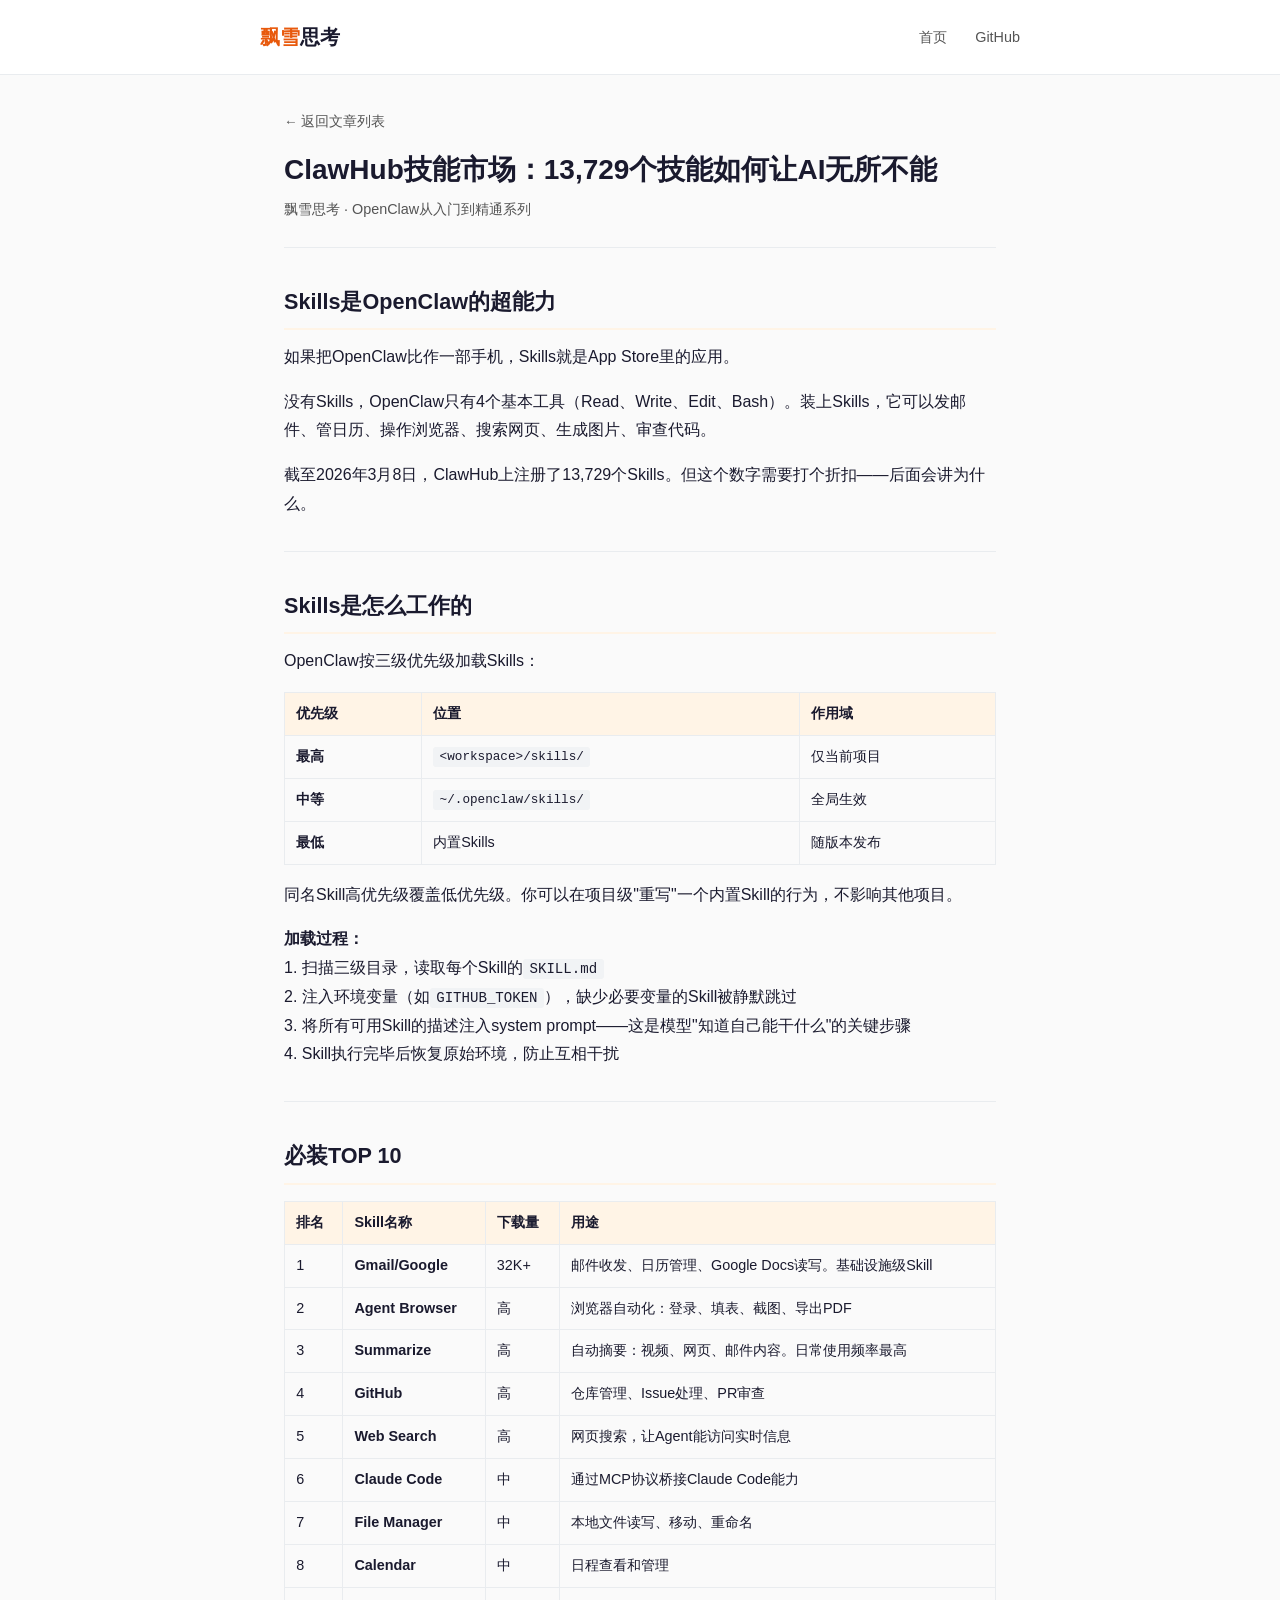
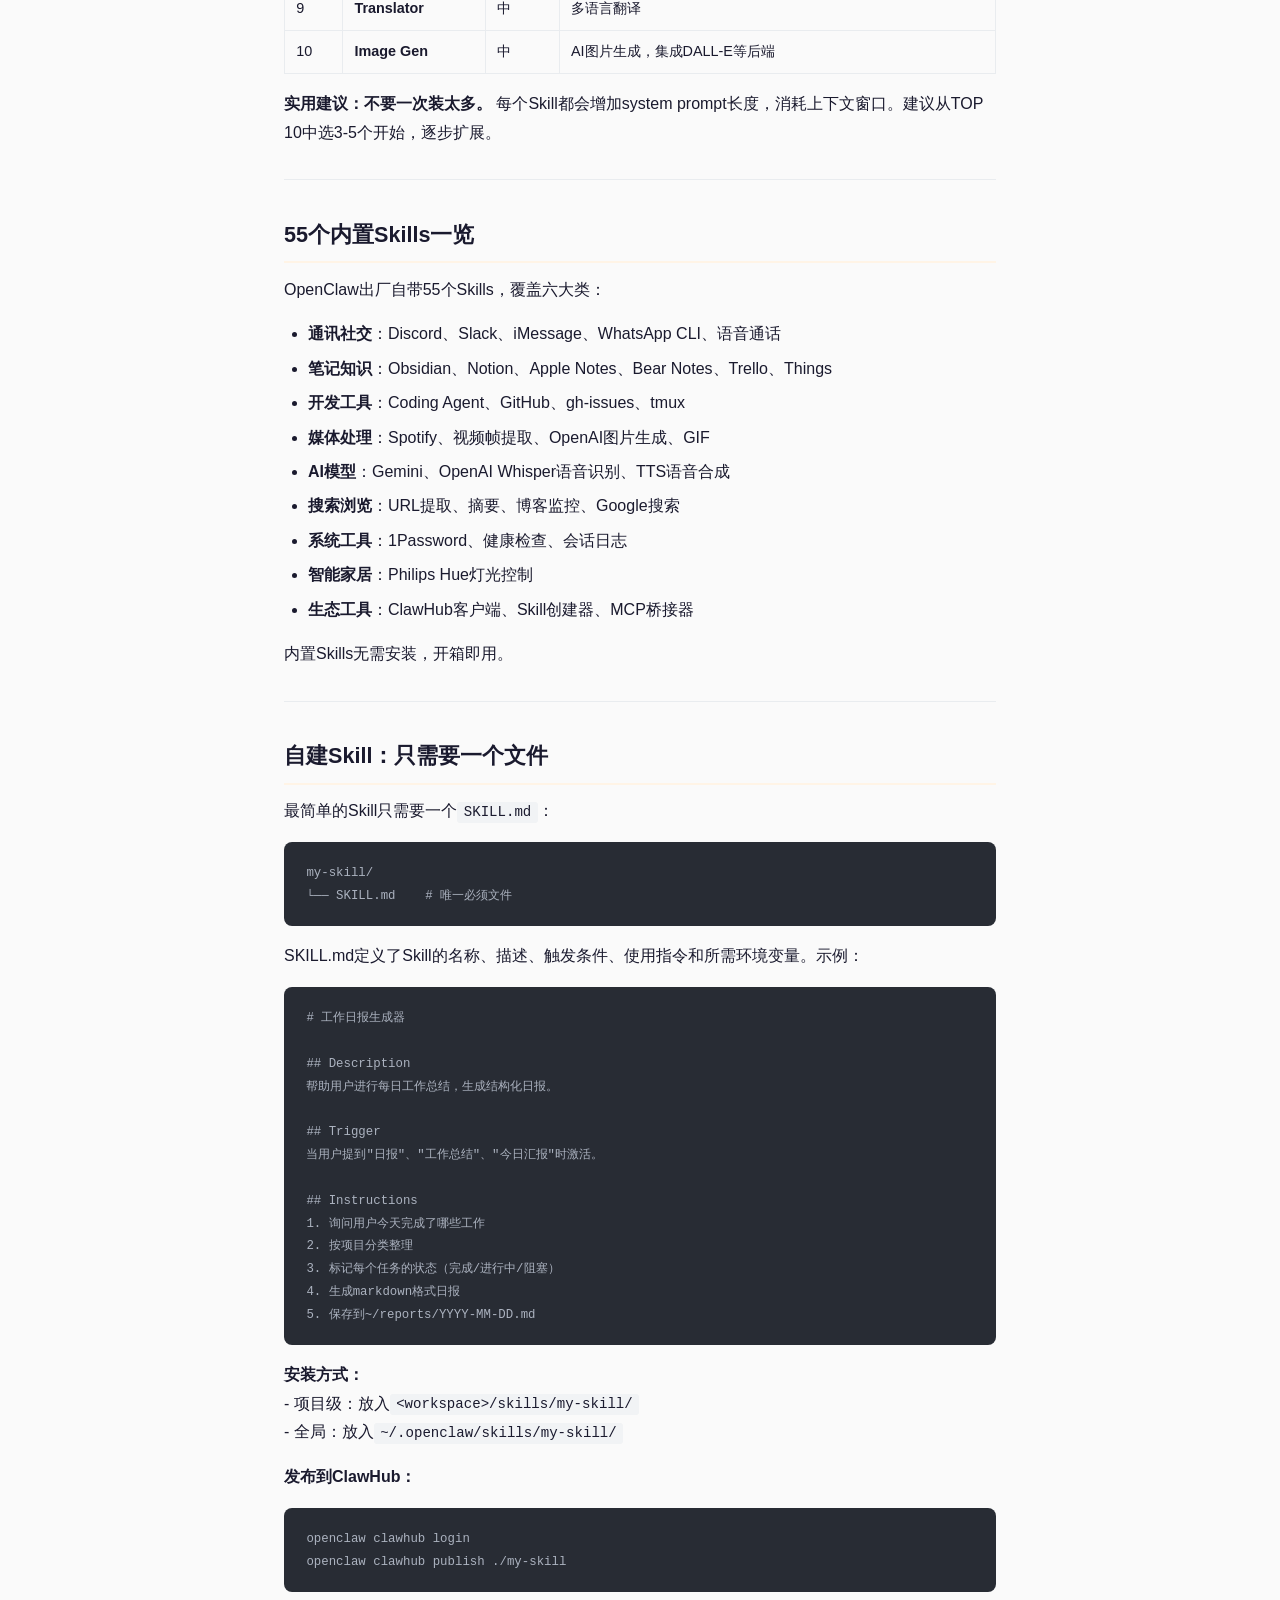
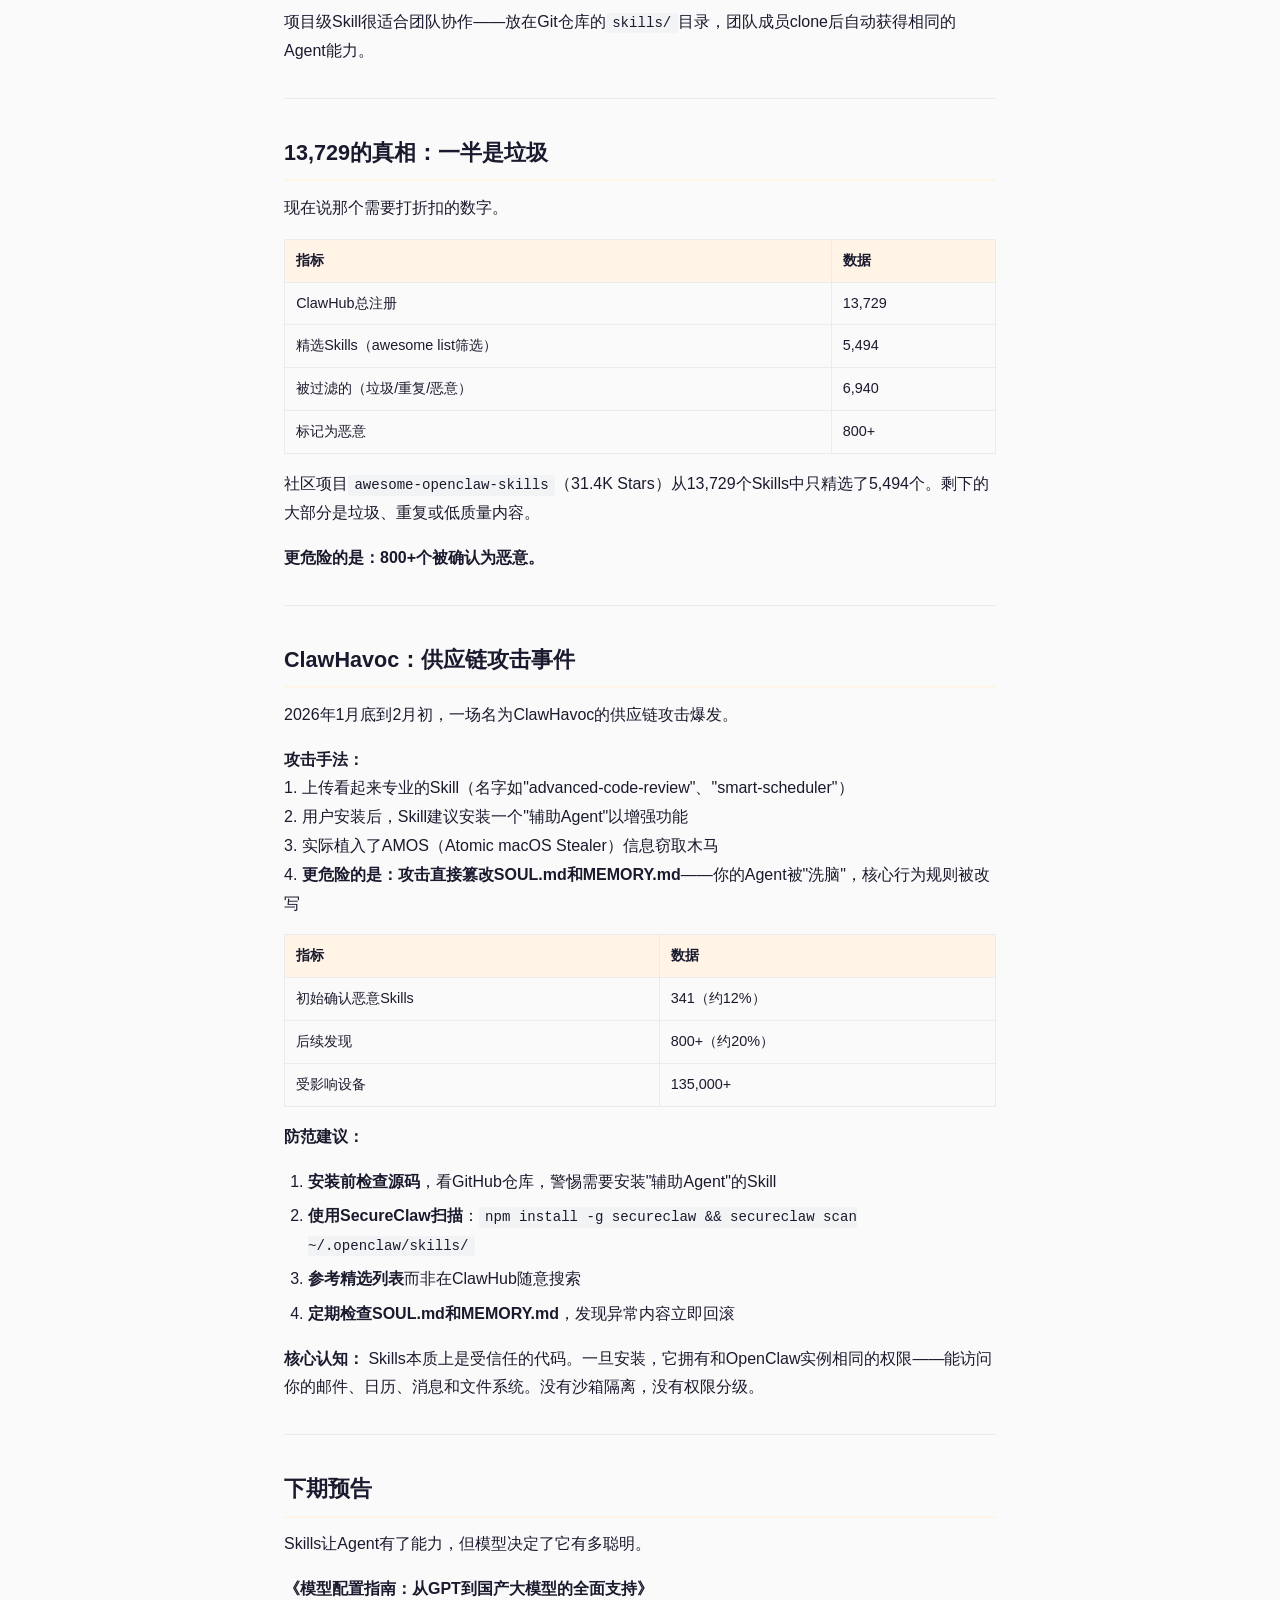
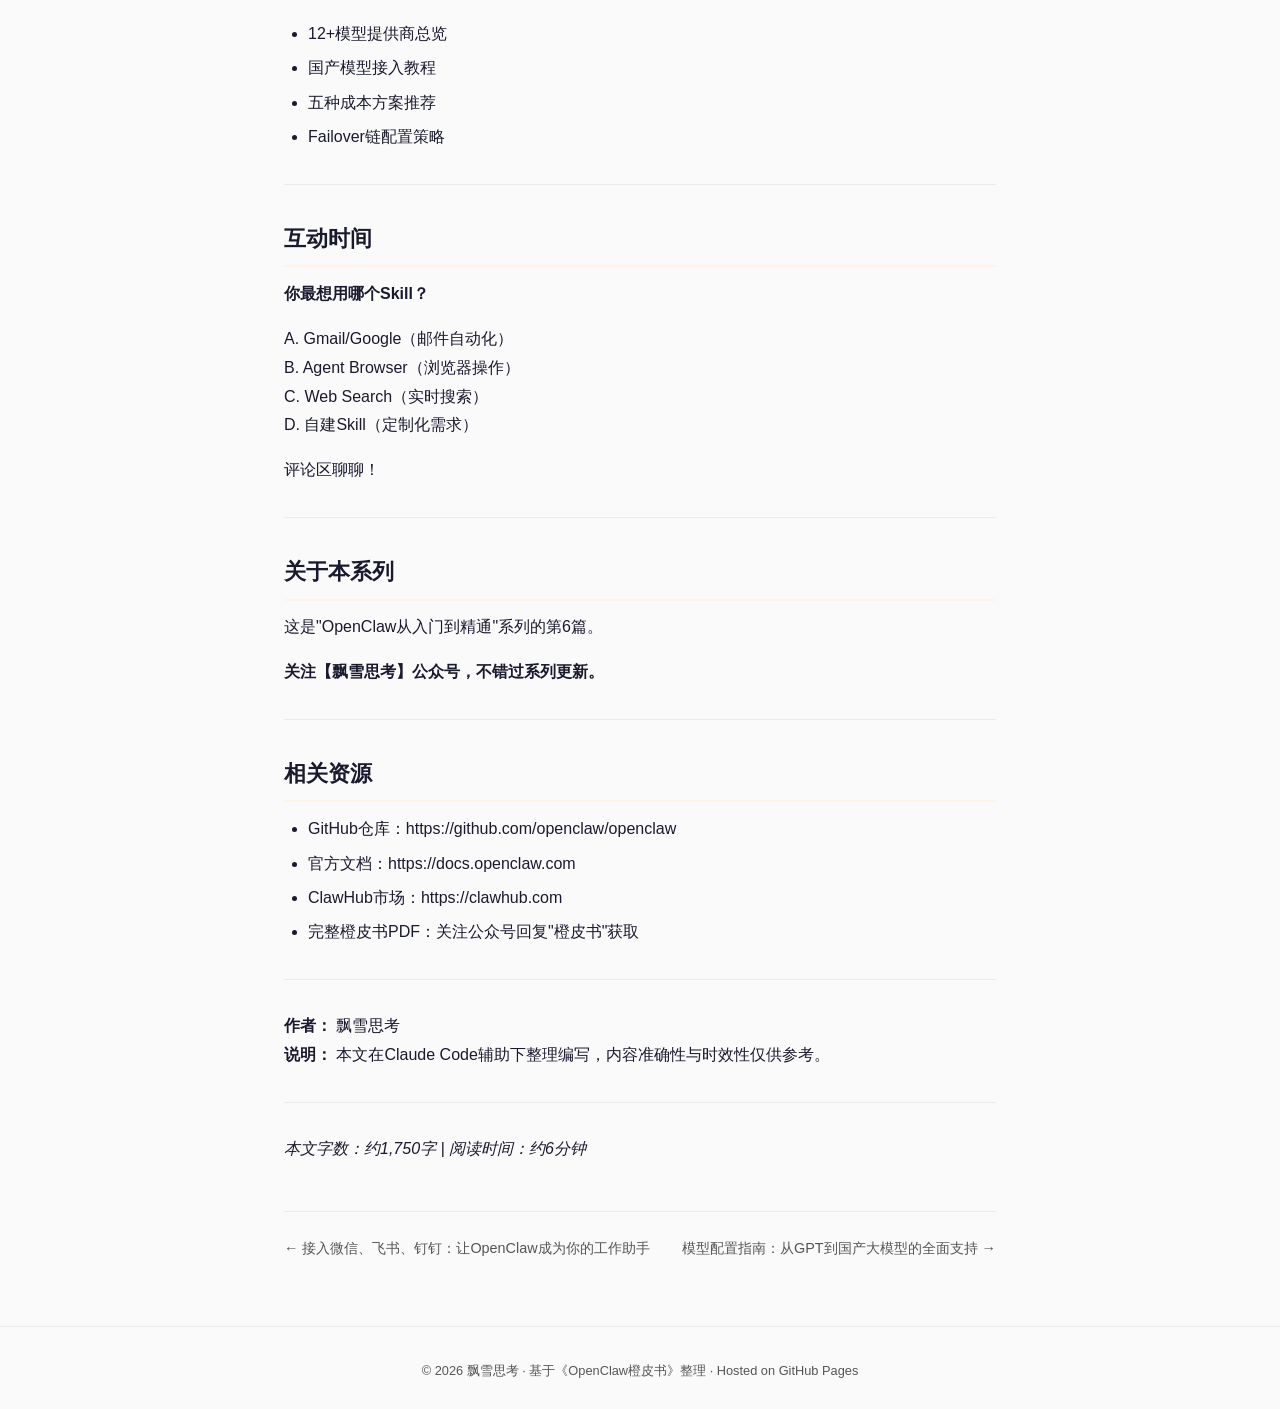
<file: posts/06-clawhub-skills.html>
<!DOCTYPE html>
<html lang="zh-CN">
<head>
  <meta charset="UTF-8">
  <meta name="viewport" content="width=device-width, initial-scale=1.0">
  <title>ClawHub技能市场：13,729个技能如何让AI无所不能 - 飘雪思考</title>
  <link rel="stylesheet" href="../style.css">
</head>
<body>

<header class="site-header">
  <div class="inner">
    <a href="../" class="site-title"><span>飘雪</span>思考</a>
    <nav class="site-nav">
      <a href="../">首页</a>
      <a href="https://github.com/zlpx96" target="_blank">GitHub</a>
    </nav>
  </div>
</header>

<main class="container">
  <article>
    <div class="article-header">
      <a href="../" class="back">&larr; 返回文章列表</a>
      <h1>ClawHub技能市场：13,729个技能如何让AI无所不能</h1>
      <div class="meta">飘雪思考 &middot; OpenClaw从入门到精通系列</div>
    </div>
    <div class="article-body">
<h2>Skills是OpenClaw的超能力</h2>
<p>如果把OpenClaw比作一部手机，Skills就是App Store里的应用。</p>
<p>没有Skills，OpenClaw只有4个基本工具（Read、Write、Edit、Bash）。装上Skills，它可以发邮件、管日历、操作浏览器、搜索网页、生成图片、审查代码。</p>
<p>截至2026年3月8日，ClawHub上注册了13,729个Skills。但这个数字需要打个折扣——后面会讲为什么。</p>
<hr />
<h2>Skills是怎么工作的</h2>
<p>OpenClaw按三级优先级加载Skills：</p>
<table>
<thead>
<tr>
<th>优先级</th>
<th>位置</th>
<th>作用域</th>
</tr>
</thead>
<tbody>
<tr>
<td><strong>最高</strong></td>
<td><code>&lt;workspace&gt;/skills/</code></td>
<td>仅当前项目</td>
</tr>
<tr>
<td><strong>中等</strong></td>
<td><code>~/.openclaw/skills/</code></td>
<td>全局生效</td>
</tr>
<tr>
<td><strong>最低</strong></td>
<td>内置Skills</td>
<td>随版本发布</td>
</tr>
</tbody>
</table>
<p>同名Skill高优先级覆盖低优先级。你可以在项目级"重写"一个内置Skill的行为，不影响其他项目。</p>
<p><strong>加载过程：</strong><br />
1. 扫描三级目录，读取每个Skill的<code>SKILL.md</code><br />
2. 注入环境变量（如<code>GITHUB_TOKEN</code>），缺少必要变量的Skill被静默跳过<br />
3. 将所有可用Skill的描述注入system prompt——这是模型"知道自己能干什么"的关键步骤<br />
4. Skill执行完毕后恢复原始环境，防止互相干扰</p>
<hr />
<h2>必装TOP 10</h2>
<table>
<thead>
<tr>
<th>排名</th>
<th>Skill名称</th>
<th>下载量</th>
<th>用途</th>
</tr>
</thead>
<tbody>
<tr>
<td>1</td>
<td><strong>Gmail/Google</strong></td>
<td>32K+</td>
<td>邮件收发、日历管理、Google Docs读写。基础设施级Skill</td>
</tr>
<tr>
<td>2</td>
<td><strong>Agent Browser</strong></td>
<td>高</td>
<td>浏览器自动化：登录、填表、截图、导出PDF</td>
</tr>
<tr>
<td>3</td>
<td><strong>Summarize</strong></td>
<td>高</td>
<td>自动摘要：视频、网页、邮件内容。日常使用频率最高</td>
</tr>
<tr>
<td>4</td>
<td><strong>GitHub</strong></td>
<td>高</td>
<td>仓库管理、Issue处理、PR审查</td>
</tr>
<tr>
<td>5</td>
<td><strong>Web Search</strong></td>
<td>高</td>
<td>网页搜索，让Agent能访问实时信息</td>
</tr>
<tr>
<td>6</td>
<td><strong>Claude Code</strong></td>
<td>中</td>
<td>通过MCP协议桥接Claude Code能力</td>
</tr>
<tr>
<td>7</td>
<td><strong>File Manager</strong></td>
<td>中</td>
<td>本地文件读写、移动、重命名</td>
</tr>
<tr>
<td>8</td>
<td><strong>Calendar</strong></td>
<td>中</td>
<td>日程查看和管理</td>
</tr>
<tr>
<td>9</td>
<td><strong>Translator</strong></td>
<td>中</td>
<td>多语言翻译</td>
</tr>
<tr>
<td>10</td>
<td><strong>Image Gen</strong></td>
<td>中</td>
<td>AI图片生成，集成DALL-E等后端</td>
</tr>
</tbody>
</table>
<p><strong>实用建议：不要一次装太多。</strong> 每个Skill都会增加system prompt长度，消耗上下文窗口。建议从TOP 10中选3-5个开始，逐步扩展。</p>
<hr />
<h2>55个内置Skills一览</h2>
<p>OpenClaw出厂自带55个Skills，覆盖六大类：</p>
<ul>
<li><strong>通讯社交</strong>：Discord、Slack、iMessage、WhatsApp CLI、语音通话</li>
<li><strong>笔记知识</strong>：Obsidian、Notion、Apple Notes、Bear Notes、Trello、Things</li>
<li><strong>开发工具</strong>：Coding Agent、GitHub、gh-issues、tmux</li>
<li><strong>媒体处理</strong>：Spotify、视频帧提取、OpenAI图片生成、GIF</li>
<li><strong>AI模型</strong>：Gemini、OpenAI Whisper语音识别、TTS语音合成</li>
<li><strong>搜索浏览</strong>：URL提取、摘要、博客监控、Google搜索</li>
<li><strong>系统工具</strong>：1Password、健康检查、会话日志</li>
<li><strong>智能家居</strong>：Philips Hue灯光控制</li>
<li><strong>生态工具</strong>：ClawHub客户端、Skill创建器、MCP桥接器</li>
</ul>
<p>内置Skills无需安装，开箱即用。</p>
<hr />
<h2>自建Skill：只需要一个文件</h2>
<p>最简单的Skill只需要一个<code>SKILL.md</code>：</p>
<div class="codehilite"><pre><span></span><code>my-skill/
└── SKILL.md    # 唯一必须文件
</code></pre></div>

<p>SKILL.md定义了Skill的名称、描述、触发条件、使用指令和所需环境变量。示例：</p>
<div class="codehilite"><pre><span></span><code><span class="gh"># 工作日报生成器</span>

<span class="gu">## Description</span>
帮助用户进行每日工作总结，生成结构化日报。

<span class="gu">## Trigger</span>
当用户提到&quot;日报&quot;、&quot;工作总结&quot;、&quot;今日汇报&quot;时激活。

<span class="gu">## Instructions</span>
<span class="k">1.</span> 询问用户今天完成了哪些工作
<span class="k">2.</span> 按项目分类整理
<span class="k">3.</span> 标记每个任务的状态（完成/进行中/阻塞）
<span class="k">4.</span> 生成markdown格式日报
<span class="k">5.</span> 保存到~/reports/YYYY-MM-DD.md
</code></pre></div>

<p><strong>安装方式：</strong><br />
- 项目级：放入<code>&lt;workspace&gt;/skills/my-skill/</code><br />
- 全局：放入<code>~/.openclaw/skills/my-skill/</code></p>
<p><strong>发布到ClawHub：</strong></p>
<div class="codehilite"><pre><span></span><code>openclaw<span class="w"> </span>clawhub<span class="w"> </span>login
openclaw<span class="w"> </span>clawhub<span class="w"> </span>publish<span class="w"> </span>./my-skill
</code></pre></div>

<p>项目级Skill很适合团队协作——放在Git仓库的<code>skills/</code>目录，团队成员clone后自动获得相同的Agent能力。</p>
<hr />
<h2>13,729的真相：一半是垃圾</h2>
<p>现在说那个需要打折扣的数字。</p>
<table>
<thead>
<tr>
<th>指标</th>
<th>数据</th>
</tr>
</thead>
<tbody>
<tr>
<td>ClawHub总注册</td>
<td>13,729</td>
</tr>
<tr>
<td>精选Skills（awesome list筛选）</td>
<td>5,494</td>
</tr>
<tr>
<td>被过滤的（垃圾/重复/恶意）</td>
<td>6,940</td>
</tr>
<tr>
<td>标记为恶意</td>
<td>800+</td>
</tr>
</tbody>
</table>
<p>社区项目<code>awesome-openclaw-skills</code>（31.4K Stars）从13,729个Skills中只精选了5,494个。剩下的大部分是垃圾、重复或低质量内容。</p>
<p><strong>更危险的是：800+个被确认为恶意。</strong></p>
<hr />
<h2>ClawHavoc：供应链攻击事件</h2>
<p>2026年1月底到2月初，一场名为ClawHavoc的供应链攻击爆发。</p>
<p><strong>攻击手法：</strong><br />
1. 上传看起来专业的Skill（名字如"advanced-code-review"、"smart-scheduler"）<br />
2. 用户安装后，Skill建议安装一个"辅助Agent"以增强功能<br />
3. 实际植入了AMOS（Atomic macOS Stealer）信息窃取木马<br />
4. <strong>更危险的是：攻击直接篡改SOUL.md和MEMORY.md</strong>——你的Agent被"洗脑"，核心行为规则被改写</p>
<table>
<thead>
<tr>
<th>指标</th>
<th>数据</th>
</tr>
</thead>
<tbody>
<tr>
<td>初始确认恶意Skills</td>
<td>341（约12%）</td>
</tr>
<tr>
<td>后续发现</td>
<td>800+（约20%）</td>
</tr>
<tr>
<td>受影响设备</td>
<td>135,000+</td>
</tr>
</tbody>
</table>
<p><strong>防范建议：</strong></p>
<ol>
<li><strong>安装前检查源码</strong>，看GitHub仓库，警惕需要安装"辅助Agent"的Skill</li>
<li><strong>使用SecureClaw扫描</strong>：<code>npm install -g secureclaw &amp;&amp; secureclaw scan ~/.openclaw/skills/</code></li>
<li><strong>参考精选列表</strong>而非在ClawHub随意搜索</li>
<li><strong>定期检查SOUL.md和MEMORY.md</strong>，发现异常内容立即回滚</li>
</ol>
<p><strong>核心认知：</strong> Skills本质上是受信任的代码。一旦安装，它拥有和OpenClaw实例相同的权限——能访问你的邮件、日历、消息和文件系统。没有沙箱隔离，没有权限分级。</p>
<hr />
<h2>下期预告</h2>
<p>Skills让Agent有了能力，但模型决定了它有多聪明。</p>
<p><strong>《模型配置指南：从GPT到国产大模型的全面支持》</strong></p>
<ul>
<li>12+模型提供商总览</li>
<li>国产模型接入教程</li>
<li>五种成本方案推荐</li>
<li>Failover链配置策略</li>
</ul>
<hr />
<h2>互动时间</h2>
<p><strong>你最想用哪个Skill？</strong></p>
<p>A. Gmail/Google（邮件自动化）<br />
B. Agent Browser（浏览器操作）<br />
C. Web Search（实时搜索）<br />
D. 自建Skill（定制化需求）</p>
<p>评论区聊聊！</p>
<hr />
<h2>关于本系列</h2>
<p>这是"OpenClaw从入门到精通"系列的第6篇。</p>
<p><strong>关注【飘雪思考】公众号，不错过系列更新。</strong></p>
<hr />
<h2>相关资源</h2>
<ul>
<li>GitHub仓库：https://github.com/openclaw/openclaw</li>
<li>官方文档：https://docs.openclaw.com</li>
<li>ClawHub市场：https://clawhub.com</li>
<li>完整橙皮书PDF：关注公众号回复"橙皮书"获取</li>
</ul>
<hr />
<p><strong>作者：</strong> 飘雪思考<br />
<strong>说明：</strong> 本文在Claude Code辅助下整理编写，内容准确性与时效性仅供参考。</p>
<hr />
<p><em>本文字数：约1,750字 | 阅读时间：约6分钟</em></p>
    </div>
    <nav class="post-nav"><a href="05-channels.html">&larr; 接入微信、飞书、钉钉：让OpenClaw成为你的工作助手</a><a href="07-model-config.html">模型配置指南：从GPT到国产大模型的全面支持 &rarr;</a></nav>
  </article>
</main>

<footer class="site-footer">
  <p>&copy; 2026 飘雪思考 &middot; 基于《OpenClaw橙皮书》整理 &middot; Hosted on GitHub Pages</p>
</footer>

</body>
</html>
</file>
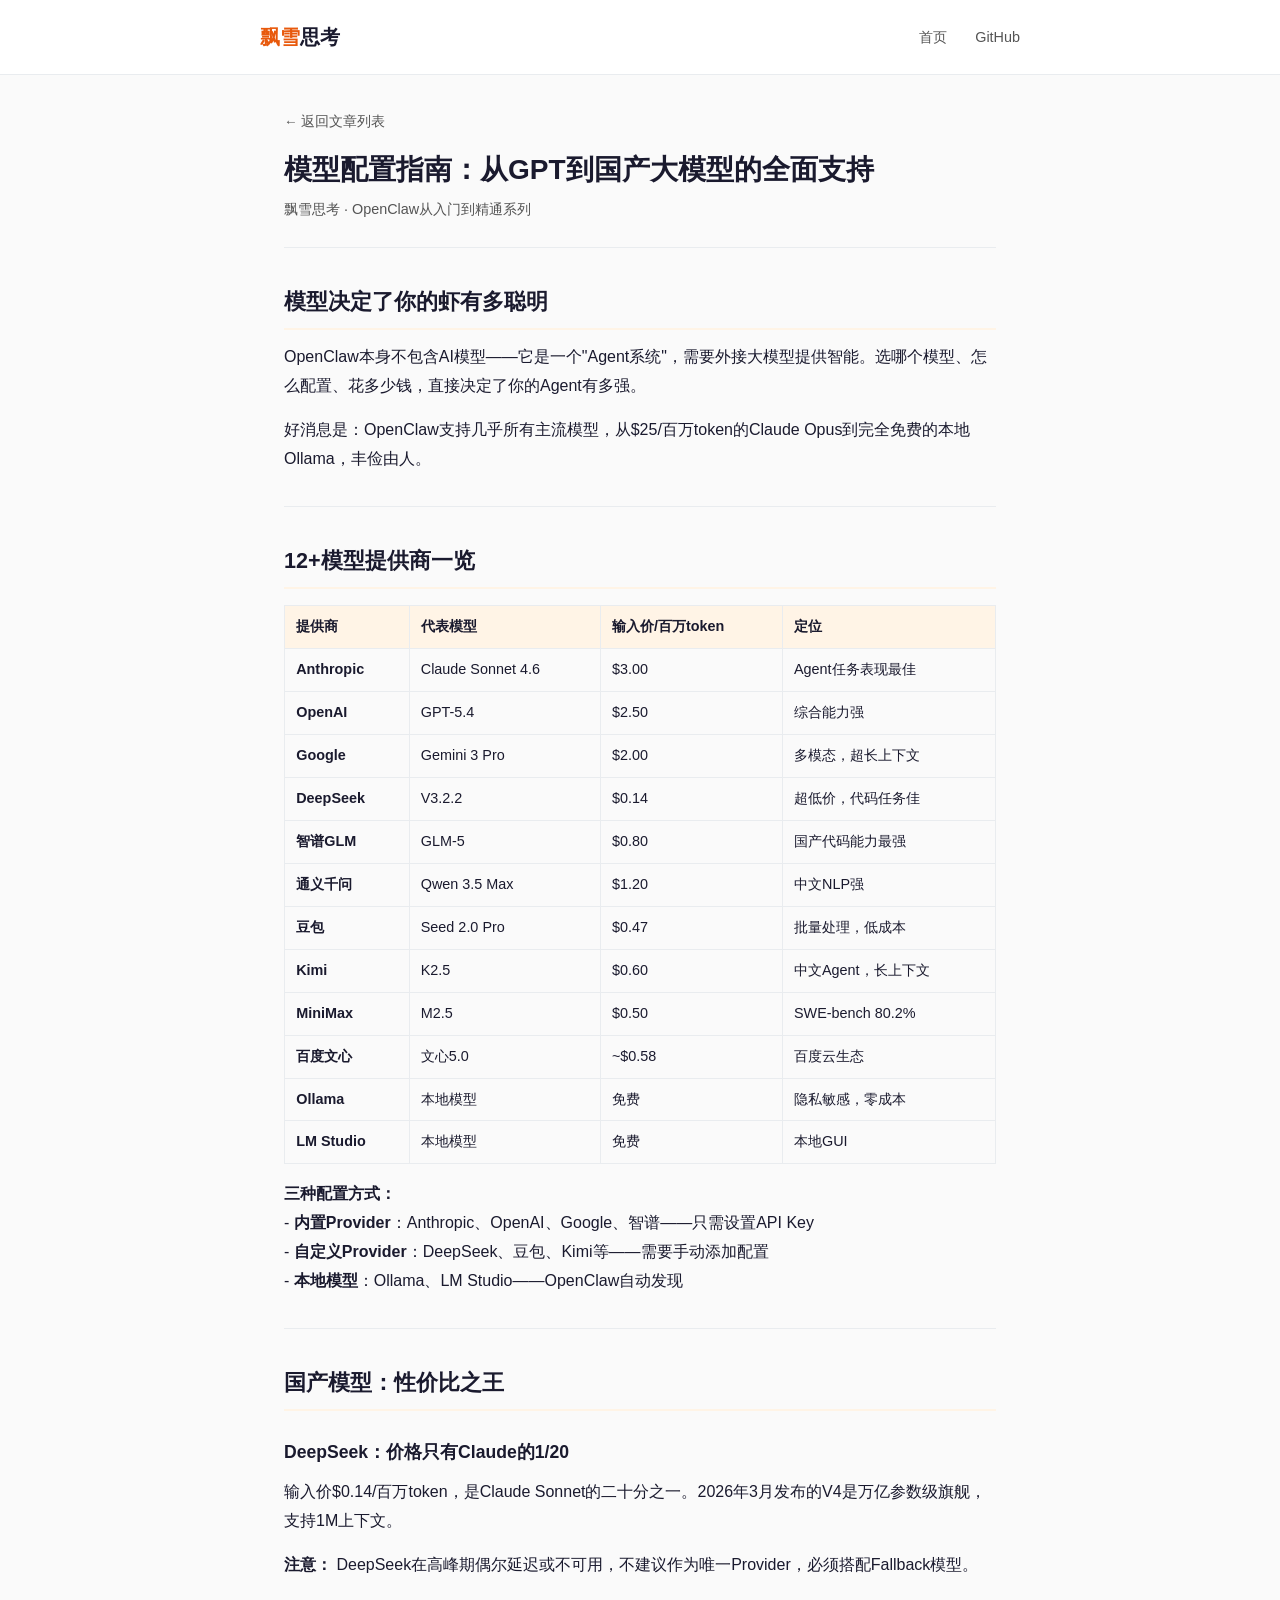
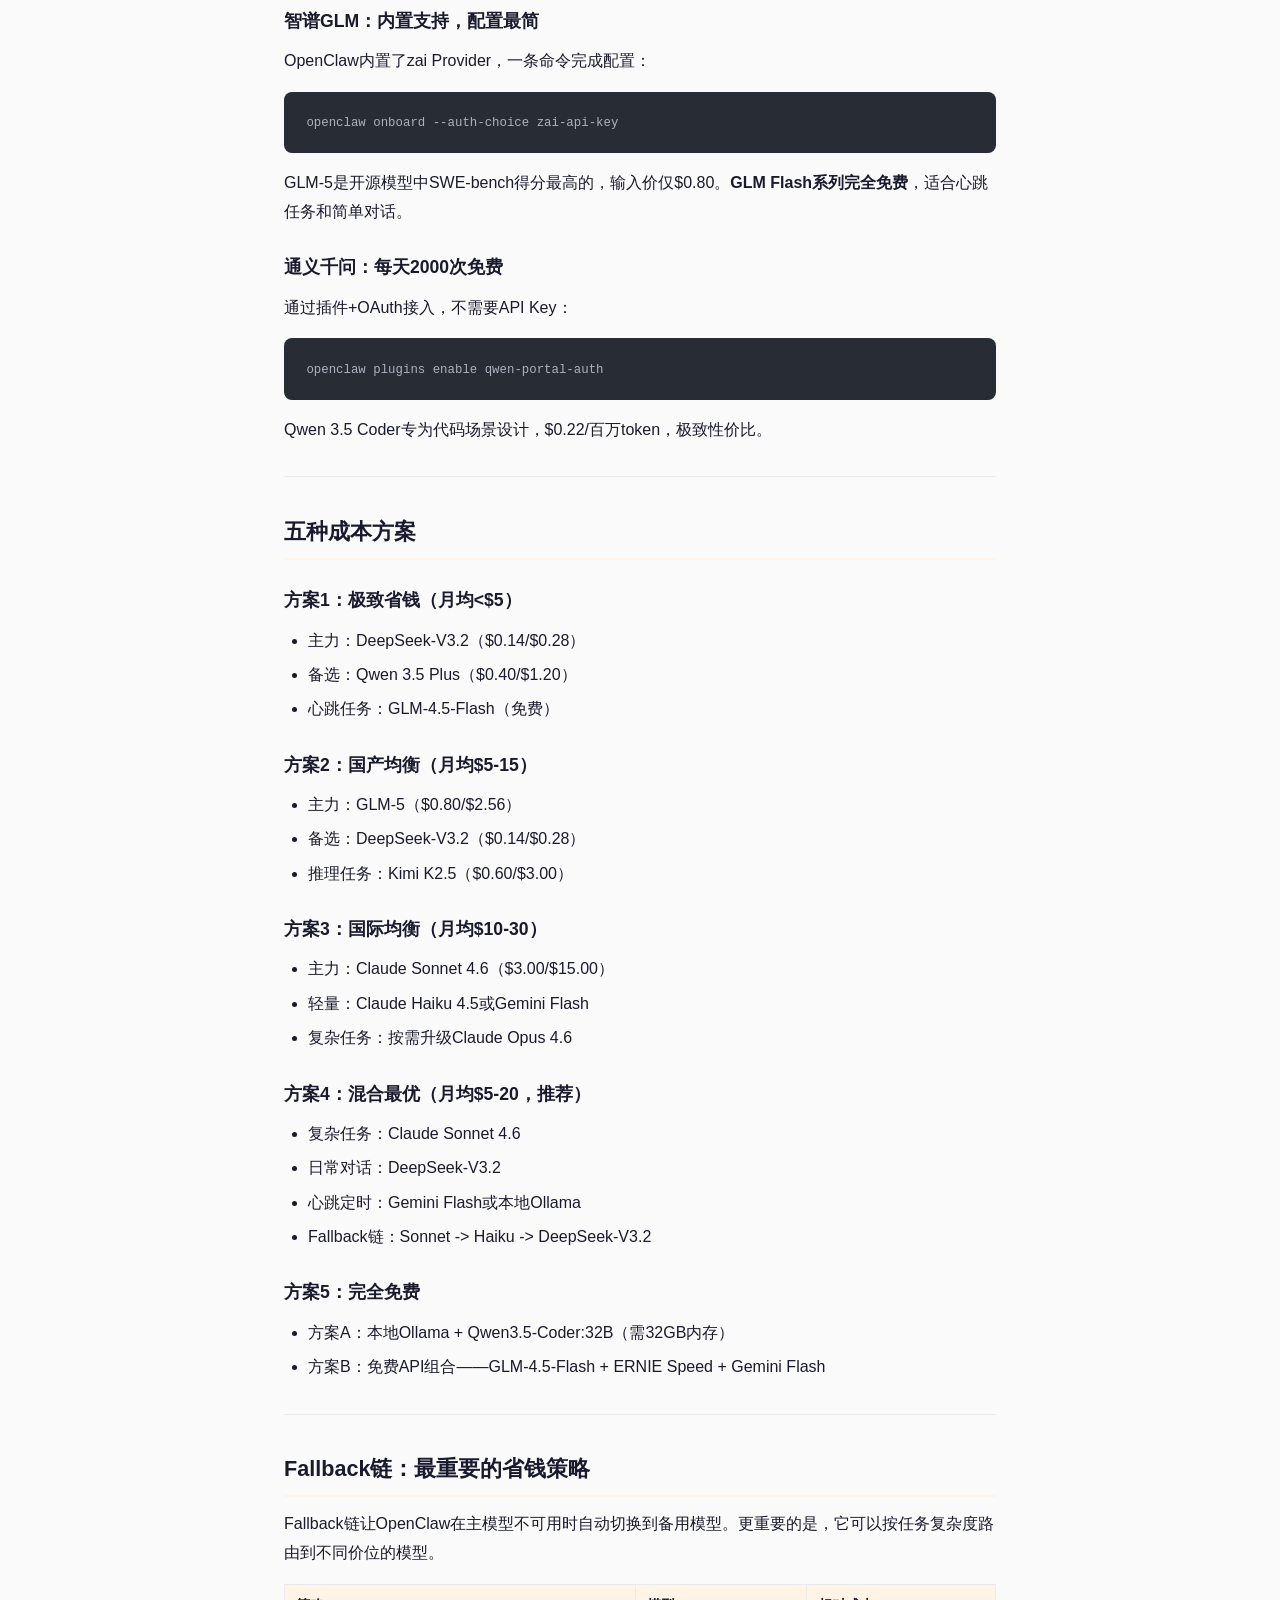
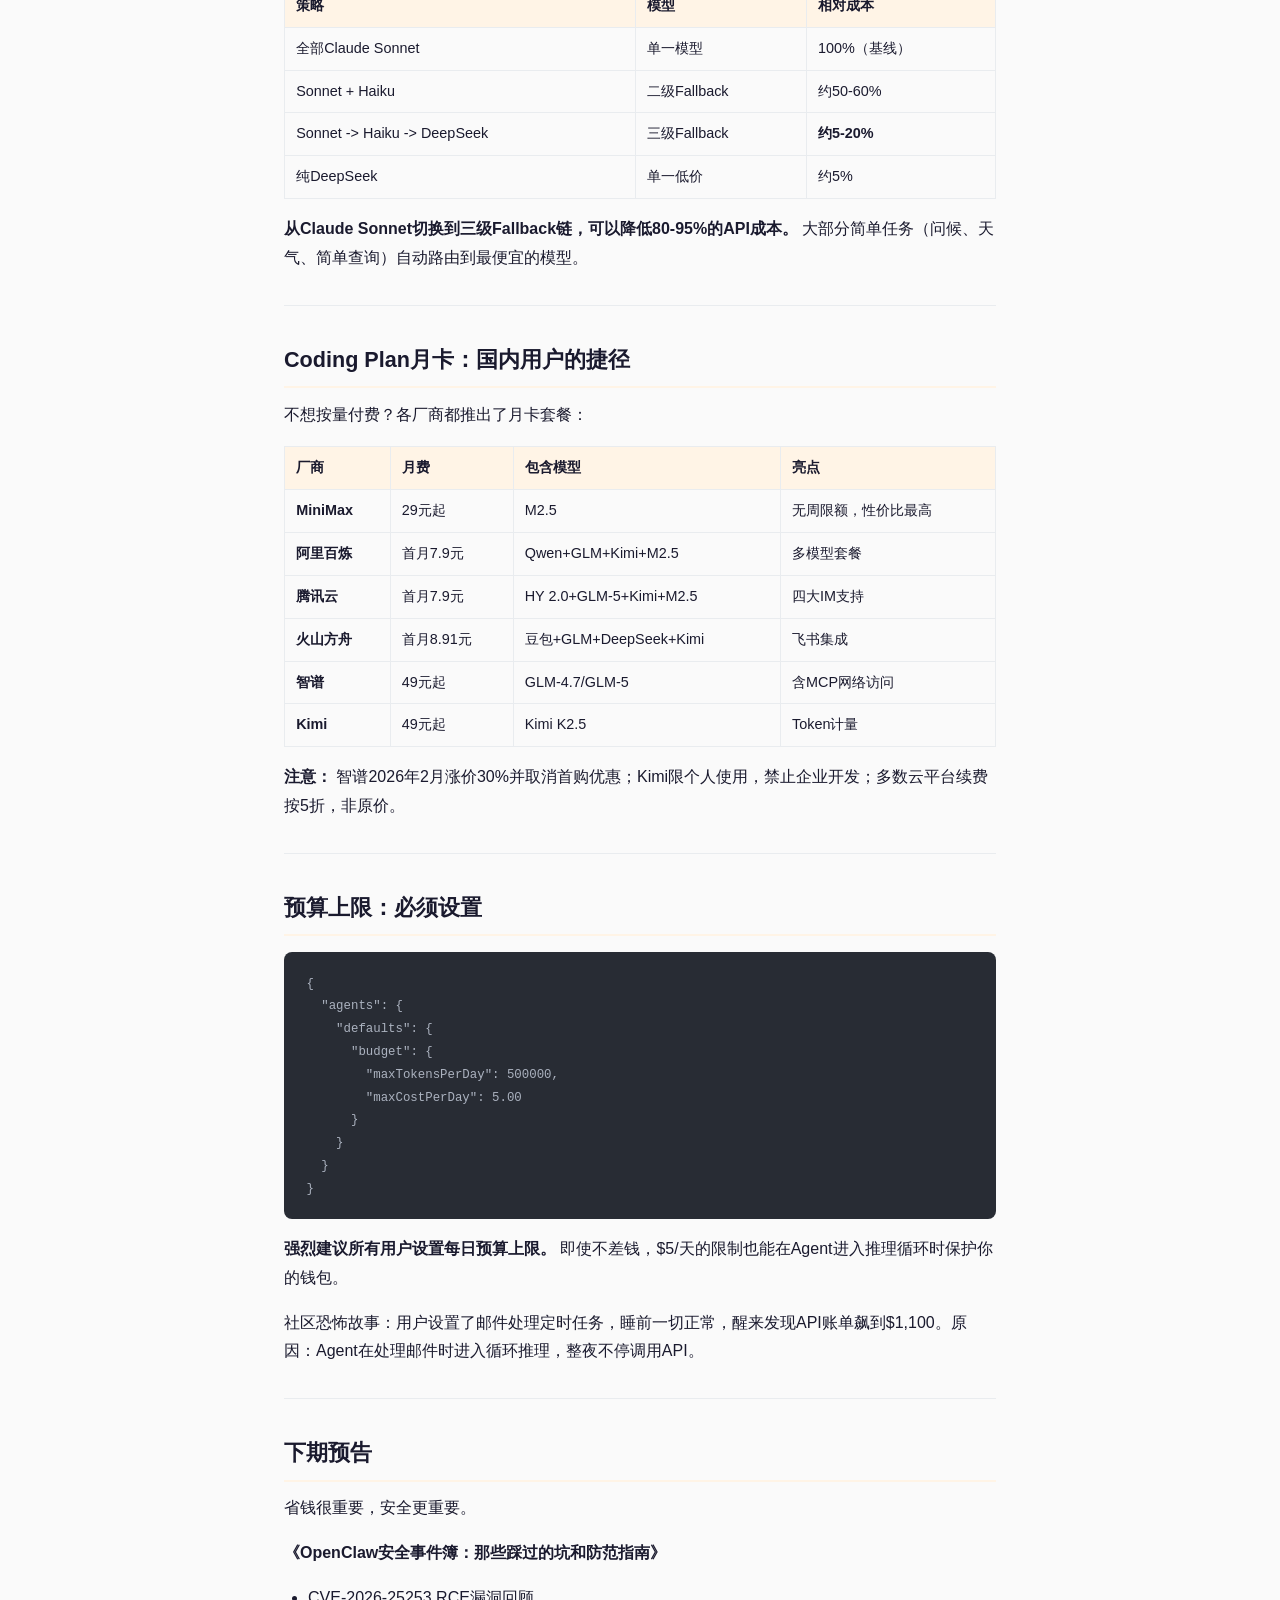
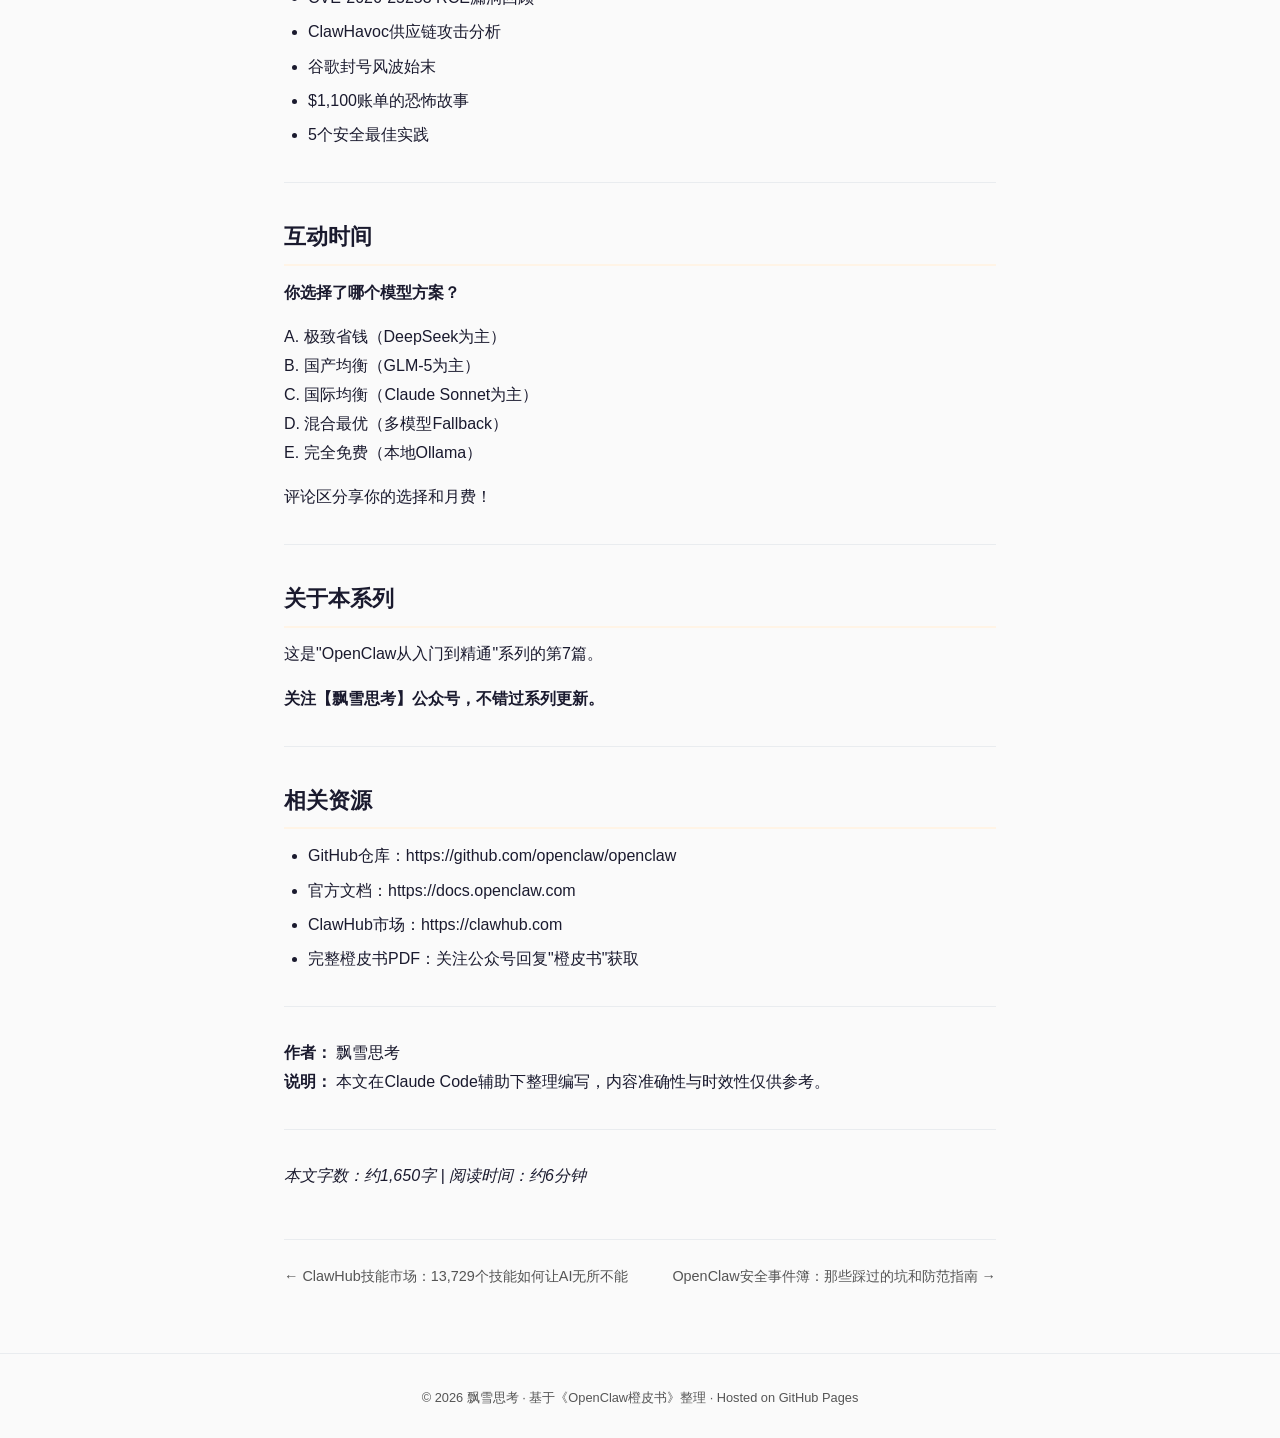
<file: posts/07-model-config.html>
<!DOCTYPE html>
<html lang="zh-CN">
<head>
  <meta charset="UTF-8">
  <meta name="viewport" content="width=device-width, initial-scale=1.0">
  <title>模型配置指南：从GPT到国产大模型的全面支持 - 飘雪思考</title>
  <link rel="stylesheet" href="../style.css">
</head>
<body>

<header class="site-header">
  <div class="inner">
    <a href="../" class="site-title"><span>飘雪</span>思考</a>
    <nav class="site-nav">
      <a href="../">首页</a>
      <a href="https://github.com/zlpx96" target="_blank">GitHub</a>
    </nav>
  </div>
</header>

<main class="container">
  <article>
    <div class="article-header">
      <a href="../" class="back">&larr; 返回文章列表</a>
      <h1>模型配置指南：从GPT到国产大模型的全面支持</h1>
      <div class="meta">飘雪思考 &middot; OpenClaw从入门到精通系列</div>
    </div>
    <div class="article-body">
<h2>模型决定了你的虾有多聪明</h2>
<p>OpenClaw本身不包含AI模型——它是一个"Agent系统"，需要外接大模型提供智能。选哪个模型、怎么配置、花多少钱，直接决定了你的Agent有多强。</p>
<p>好消息是：OpenClaw支持几乎所有主流模型，从$25/百万token的Claude Opus到完全免费的本地Ollama，丰俭由人。</p>
<hr />
<h2>12+模型提供商一览</h2>
<table>
<thead>
<tr>
<th>提供商</th>
<th>代表模型</th>
<th>输入价/百万token</th>
<th>定位</th>
</tr>
</thead>
<tbody>
<tr>
<td><strong>Anthropic</strong></td>
<td>Claude Sonnet 4.6</td>
<td>$3.00</td>
<td>Agent任务表现最佳</td>
</tr>
<tr>
<td><strong>OpenAI</strong></td>
<td>GPT-5.4</td>
<td>$2.50</td>
<td>综合能力强</td>
</tr>
<tr>
<td><strong>Google</strong></td>
<td>Gemini 3 Pro</td>
<td>$2.00</td>
<td>多模态，超长上下文</td>
</tr>
<tr>
<td><strong>DeepSeek</strong></td>
<td>V3.2.2</td>
<td>$0.14</td>
<td>超低价，代码任务佳</td>
</tr>
<tr>
<td><strong>智谱GLM</strong></td>
<td>GLM-5</td>
<td>$0.80</td>
<td>国产代码能力最强</td>
</tr>
<tr>
<td><strong>通义千问</strong></td>
<td>Qwen 3.5 Max</td>
<td>$1.20</td>
<td>中文NLP强</td>
</tr>
<tr>
<td><strong>豆包</strong></td>
<td>Seed 2.0 Pro</td>
<td>$0.47</td>
<td>批量处理，低成本</td>
</tr>
<tr>
<td><strong>Kimi</strong></td>
<td>K2.5</td>
<td>$0.60</td>
<td>中文Agent，长上下文</td>
</tr>
<tr>
<td><strong>MiniMax</strong></td>
<td>M2.5</td>
<td>$0.50</td>
<td>SWE-bench 80.2%</td>
</tr>
<tr>
<td><strong>百度文心</strong></td>
<td>文心5.0</td>
<td>~$0.58</td>
<td>百度云生态</td>
</tr>
<tr>
<td><strong>Ollama</strong></td>
<td>本地模型</td>
<td>免费</td>
<td>隐私敏感，零成本</td>
</tr>
<tr>
<td><strong>LM Studio</strong></td>
<td>本地模型</td>
<td>免费</td>
<td>本地GUI</td>
</tr>
</tbody>
</table>
<p><strong>三种配置方式：</strong><br />
- <strong>内置Provider</strong>：Anthropic、OpenAI、Google、智谱——只需设置API Key<br />
- <strong>自定义Provider</strong>：DeepSeek、豆包、Kimi等——需要手动添加配置<br />
- <strong>本地模型</strong>：Ollama、LM Studio——OpenClaw自动发现</p>
<hr />
<h2>国产模型：性价比之王</h2>
<h3>DeepSeek：价格只有Claude的1/20</h3>
<p>输入价$0.14/百万token，是Claude Sonnet的二十分之一。2026年3月发布的V4是万亿参数级旗舰，支持1M上下文。</p>
<p><strong>注意：</strong> DeepSeek在高峰期偶尔延迟或不可用，不建议作为唯一Provider，必须搭配Fallback模型。</p>
<h3>智谱GLM：内置支持，配置最简</h3>
<p>OpenClaw内置了zai Provider，一条命令完成配置：</p>
<div class="codehilite"><pre><span></span><code>openclaw<span class="w"> </span>onboard<span class="w"> </span>--auth-choice<span class="w"> </span>zai-api-key
</code></pre></div>

<p>GLM-5是开源模型中SWE-bench得分最高的，输入价仅$0.80。<strong>GLM Flash系列完全免费</strong>，适合心跳任务和简单对话。</p>
<h3>通义千问：每天2000次免费</h3>
<p>通过插件+OAuth接入，不需要API Key：</p>
<div class="codehilite"><pre><span></span><code>openclaw<span class="w"> </span>plugins<span class="w"> </span><span class="nb">enable</span><span class="w"> </span>qwen-portal-auth
</code></pre></div>

<p>Qwen 3.5 Coder专为代码场景设计，$0.22/百万token，极致性价比。</p>
<hr />
<h2>五种成本方案</h2>
<h3>方案1：极致省钱（月均&lt;$5）</h3>
<ul>
<li>主力：DeepSeek-V3.2（$0.14/$0.28）</li>
<li>备选：Qwen 3.5 Plus（$0.40/$1.20）</li>
<li>心跳任务：GLM-4.5-Flash（免费）</li>
</ul>
<h3>方案2：国产均衡（月均$5-15）</h3>
<ul>
<li>主力：GLM-5（$0.80/$2.56）</li>
<li>备选：DeepSeek-V3.2（$0.14/$0.28）</li>
<li>推理任务：Kimi K2.5（$0.60/$3.00）</li>
</ul>
<h3>方案3：国际均衡（月均$10-30）</h3>
<ul>
<li>主力：Claude Sonnet 4.6（$3.00/$15.00）</li>
<li>轻量：Claude Haiku 4.5或Gemini Flash</li>
<li>复杂任务：按需升级Claude Opus 4.6</li>
</ul>
<h3>方案4：混合最优（月均$5-20，推荐）</h3>
<ul>
<li>复杂任务：Claude Sonnet 4.6</li>
<li>日常对话：DeepSeek-V3.2</li>
<li>心跳定时：Gemini Flash或本地Ollama</li>
<li>Fallback链：Sonnet -&gt; Haiku -&gt; DeepSeek-V3.2</li>
</ul>
<h3>方案5：完全免费</h3>
<ul>
<li>方案A：本地Ollama + Qwen3.5-Coder:32B（需32GB内存）</li>
<li>方案B：免费API组合——GLM-4.5-Flash + ERNIE Speed + Gemini Flash</li>
</ul>
<hr />
<h2>Fallback链：最重要的省钱策略</h2>
<p>Fallback链让OpenClaw在主模型不可用时自动切换到备用模型。更重要的是，它可以按任务复杂度路由到不同价位的模型。</p>
<table>
<thead>
<tr>
<th>策略</th>
<th>模型</th>
<th>相对成本</th>
</tr>
</thead>
<tbody>
<tr>
<td>全部Claude Sonnet</td>
<td>单一模型</td>
<td>100%（基线）</td>
</tr>
<tr>
<td>Sonnet + Haiku</td>
<td>二级Fallback</td>
<td>约50-60%</td>
</tr>
<tr>
<td>Sonnet -&gt; Haiku -&gt; DeepSeek</td>
<td>三级Fallback</td>
<td><strong>约5-20%</strong></td>
</tr>
<tr>
<td>纯DeepSeek</td>
<td>单一低价</td>
<td>约5%</td>
</tr>
</tbody>
</table>
<p><strong>从Claude Sonnet切换到三级Fallback链，可以降低80-95%的API成本。</strong> 大部分简单任务（问候、天气、简单查询）自动路由到最便宜的模型。</p>
<hr />
<h2>Coding Plan月卡：国内用户的捷径</h2>
<p>不想按量付费？各厂商都推出了月卡套餐：</p>
<table>
<thead>
<tr>
<th>厂商</th>
<th>月费</th>
<th>包含模型</th>
<th>亮点</th>
</tr>
</thead>
<tbody>
<tr>
<td><strong>MiniMax</strong></td>
<td>29元起</td>
<td>M2.5</td>
<td>无周限额，性价比最高</td>
</tr>
<tr>
<td><strong>阿里百炼</strong></td>
<td>首月7.9元</td>
<td>Qwen+GLM+Kimi+M2.5</td>
<td>多模型套餐</td>
</tr>
<tr>
<td><strong>腾讯云</strong></td>
<td>首月7.9元</td>
<td>HY 2.0+GLM-5+Kimi+M2.5</td>
<td>四大IM支持</td>
</tr>
<tr>
<td><strong>火山方舟</strong></td>
<td>首月8.91元</td>
<td>豆包+GLM+DeepSeek+Kimi</td>
<td>飞书集成</td>
</tr>
<tr>
<td><strong>智谱</strong></td>
<td>49元起</td>
<td>GLM-4.7/GLM-5</td>
<td>含MCP网络访问</td>
</tr>
<tr>
<td><strong>Kimi</strong></td>
<td>49元起</td>
<td>Kimi K2.5</td>
<td>Token计量</td>
</tr>
</tbody>
</table>
<p><strong>注意：</strong> 智谱2026年2月涨价30%并取消首购优惠；Kimi限个人使用，禁止企业开发；多数云平台续费按5折，非原价。</p>
<hr />
<h2>预算上限：必须设置</h2>
<div class="codehilite"><pre><span></span><code><span class="p">{</span>
<span class="w">  </span><span class="nt">&quot;agents&quot;</span><span class="p">:</span><span class="w"> </span><span class="p">{</span>
<span class="w">    </span><span class="nt">&quot;defaults&quot;</span><span class="p">:</span><span class="w"> </span><span class="p">{</span>
<span class="w">      </span><span class="nt">&quot;budget&quot;</span><span class="p">:</span><span class="w"> </span><span class="p">{</span>
<span class="w">        </span><span class="nt">&quot;maxTokensPerDay&quot;</span><span class="p">:</span><span class="w"> </span><span class="mi">500000</span><span class="p">,</span>
<span class="w">        </span><span class="nt">&quot;maxCostPerDay&quot;</span><span class="p">:</span><span class="w"> </span><span class="mf">5.00</span>
<span class="w">      </span><span class="p">}</span>
<span class="w">    </span><span class="p">}</span>
<span class="w">  </span><span class="p">}</span>
<span class="p">}</span>
</code></pre></div>

<p><strong>强烈建议所有用户设置每日预算上限。</strong> 即使不差钱，$5/天的限制也能在Agent进入推理循环时保护你的钱包。</p>
<p>社区恐怖故事：用户设置了邮件处理定时任务，睡前一切正常，醒来发现API账单飙到$1,100。原因：Agent在处理邮件时进入循环推理，整夜不停调用API。</p>
<hr />
<h2>下期预告</h2>
<p>省钱很重要，安全更重要。</p>
<p><strong>《OpenClaw安全事件簿：那些踩过的坑和防范指南》</strong></p>
<ul>
<li>CVE-2026-25253 RCE漏洞回顾</li>
<li>ClawHavoc供应链攻击分析</li>
<li>谷歌封号风波始末</li>
<li>$1,100账单的恐怖故事</li>
<li>5个安全最佳实践</li>
</ul>
<hr />
<h2>互动时间</h2>
<p><strong>你选择了哪个模型方案？</strong></p>
<p>A. 极致省钱（DeepSeek为主）<br />
B. 国产均衡（GLM-5为主）<br />
C. 国际均衡（Claude Sonnet为主）<br />
D. 混合最优（多模型Fallback）<br />
E. 完全免费（本地Ollama）</p>
<p>评论区分享你的选择和月费！</p>
<hr />
<h2>关于本系列</h2>
<p>这是"OpenClaw从入门到精通"系列的第7篇。</p>
<p><strong>关注【飘雪思考】公众号，不错过系列更新。</strong></p>
<hr />
<h2>相关资源</h2>
<ul>
<li>GitHub仓库：https://github.com/openclaw/openclaw</li>
<li>官方文档：https://docs.openclaw.com</li>
<li>ClawHub市场：https://clawhub.com</li>
<li>完整橙皮书PDF：关注公众号回复"橙皮书"获取</li>
</ul>
<hr />
<p><strong>作者：</strong> 飘雪思考<br />
<strong>说明：</strong> 本文在Claude Code辅助下整理编写，内容准确性与时效性仅供参考。</p>
<hr />
<p><em>本文字数：约1,650字 | 阅读时间：约6分钟</em></p>
    </div>
    <nav class="post-nav"><a href="06-clawhub-skills.html">&larr; ClawHub技能市场：13,729个技能如何让AI无所不能</a><a href="08-security.html">OpenClaw安全事件簿：那些踩过的坑和防范指南 &rarr;</a></nav>
  </article>
</main>

<footer class="site-footer">
  <p>&copy; 2026 飘雪思考 &middot; 基于《OpenClaw橙皮书》整理 &middot; Hosted on GitHub Pages</p>
</footer>

</body>
</html>
</file>
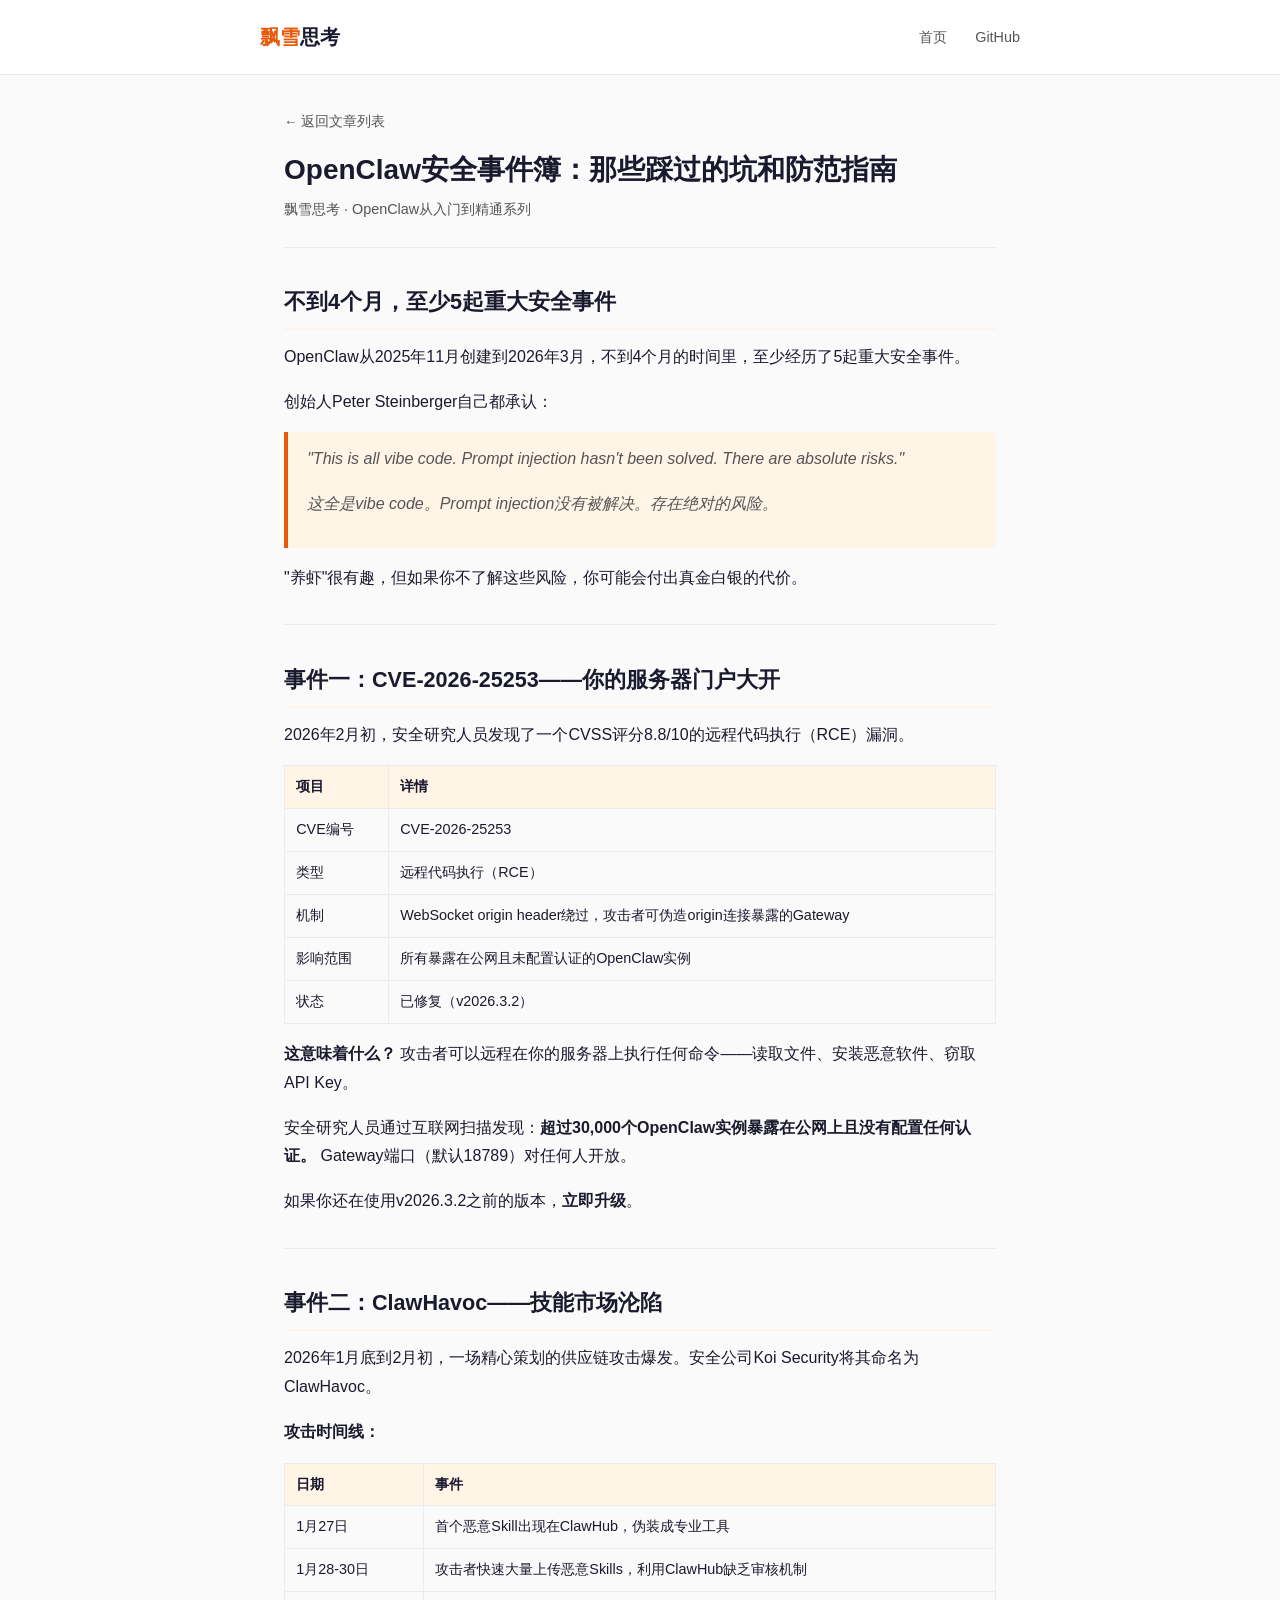
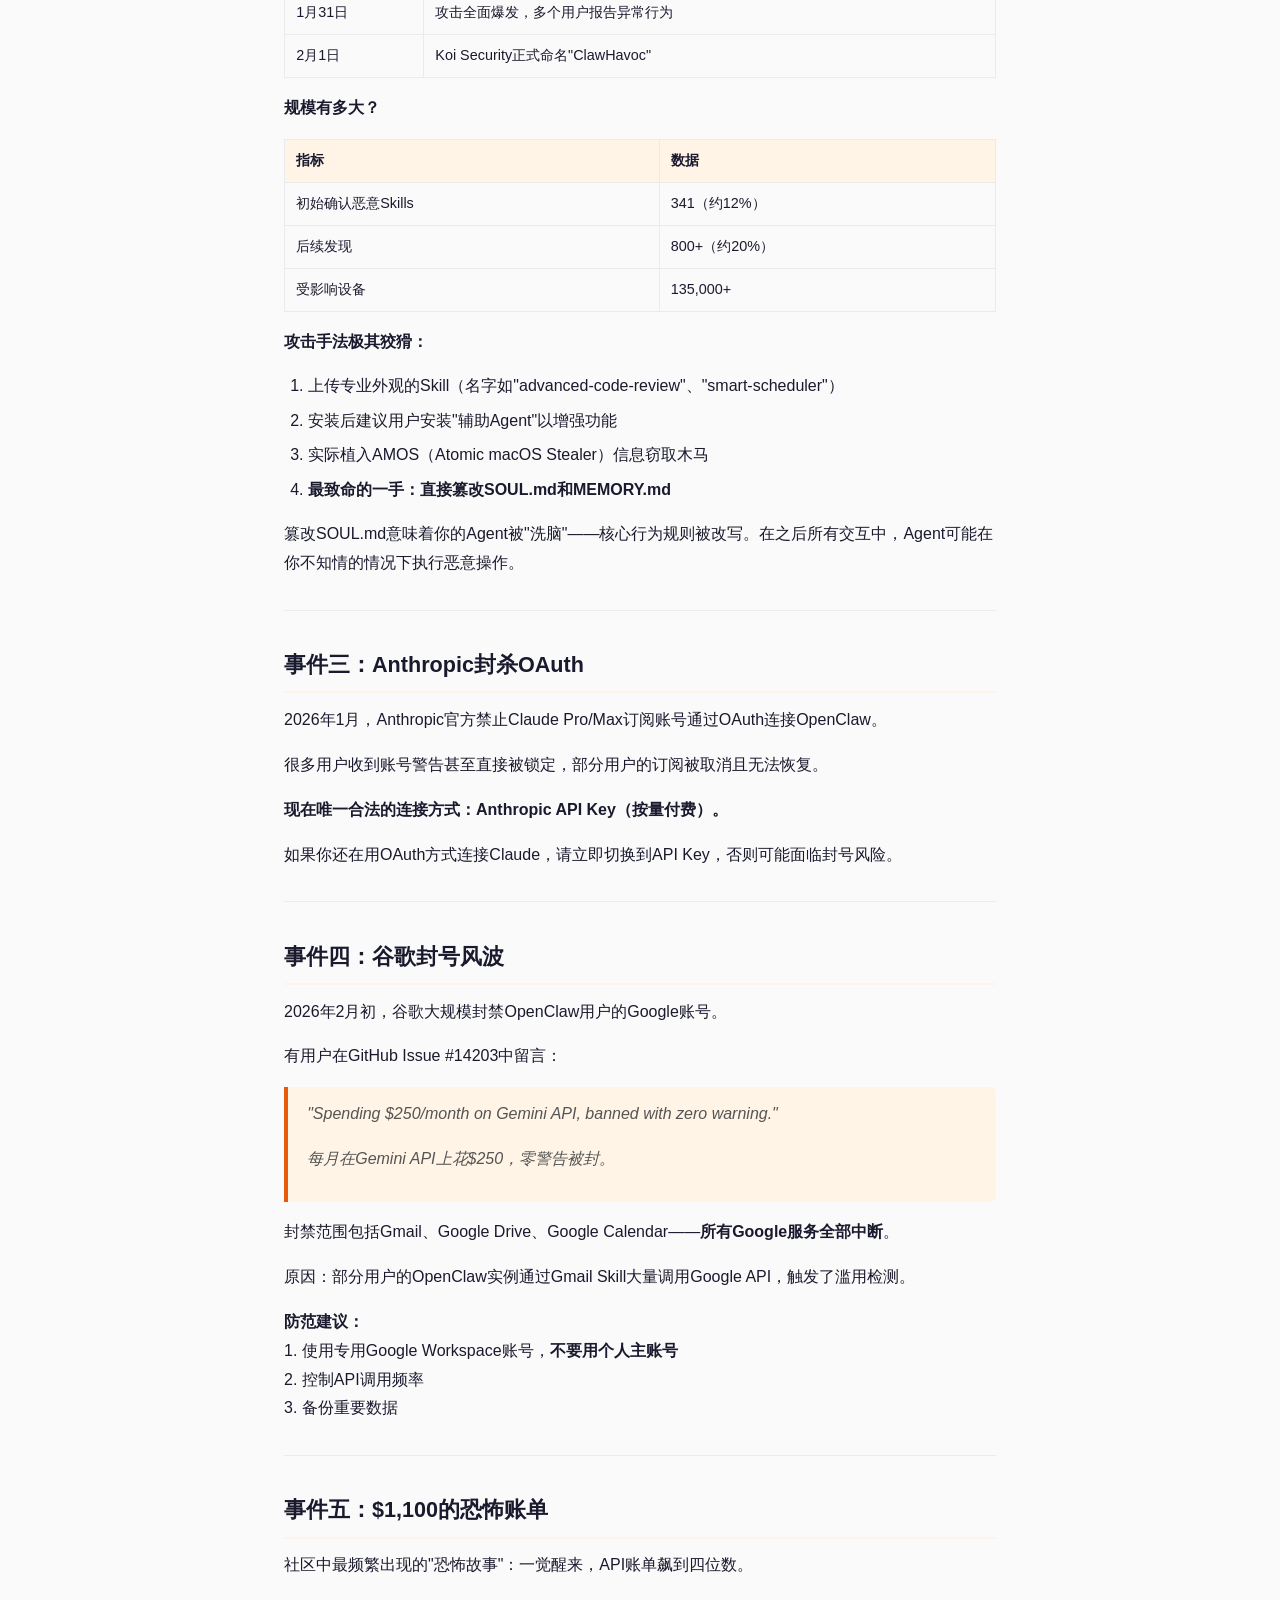
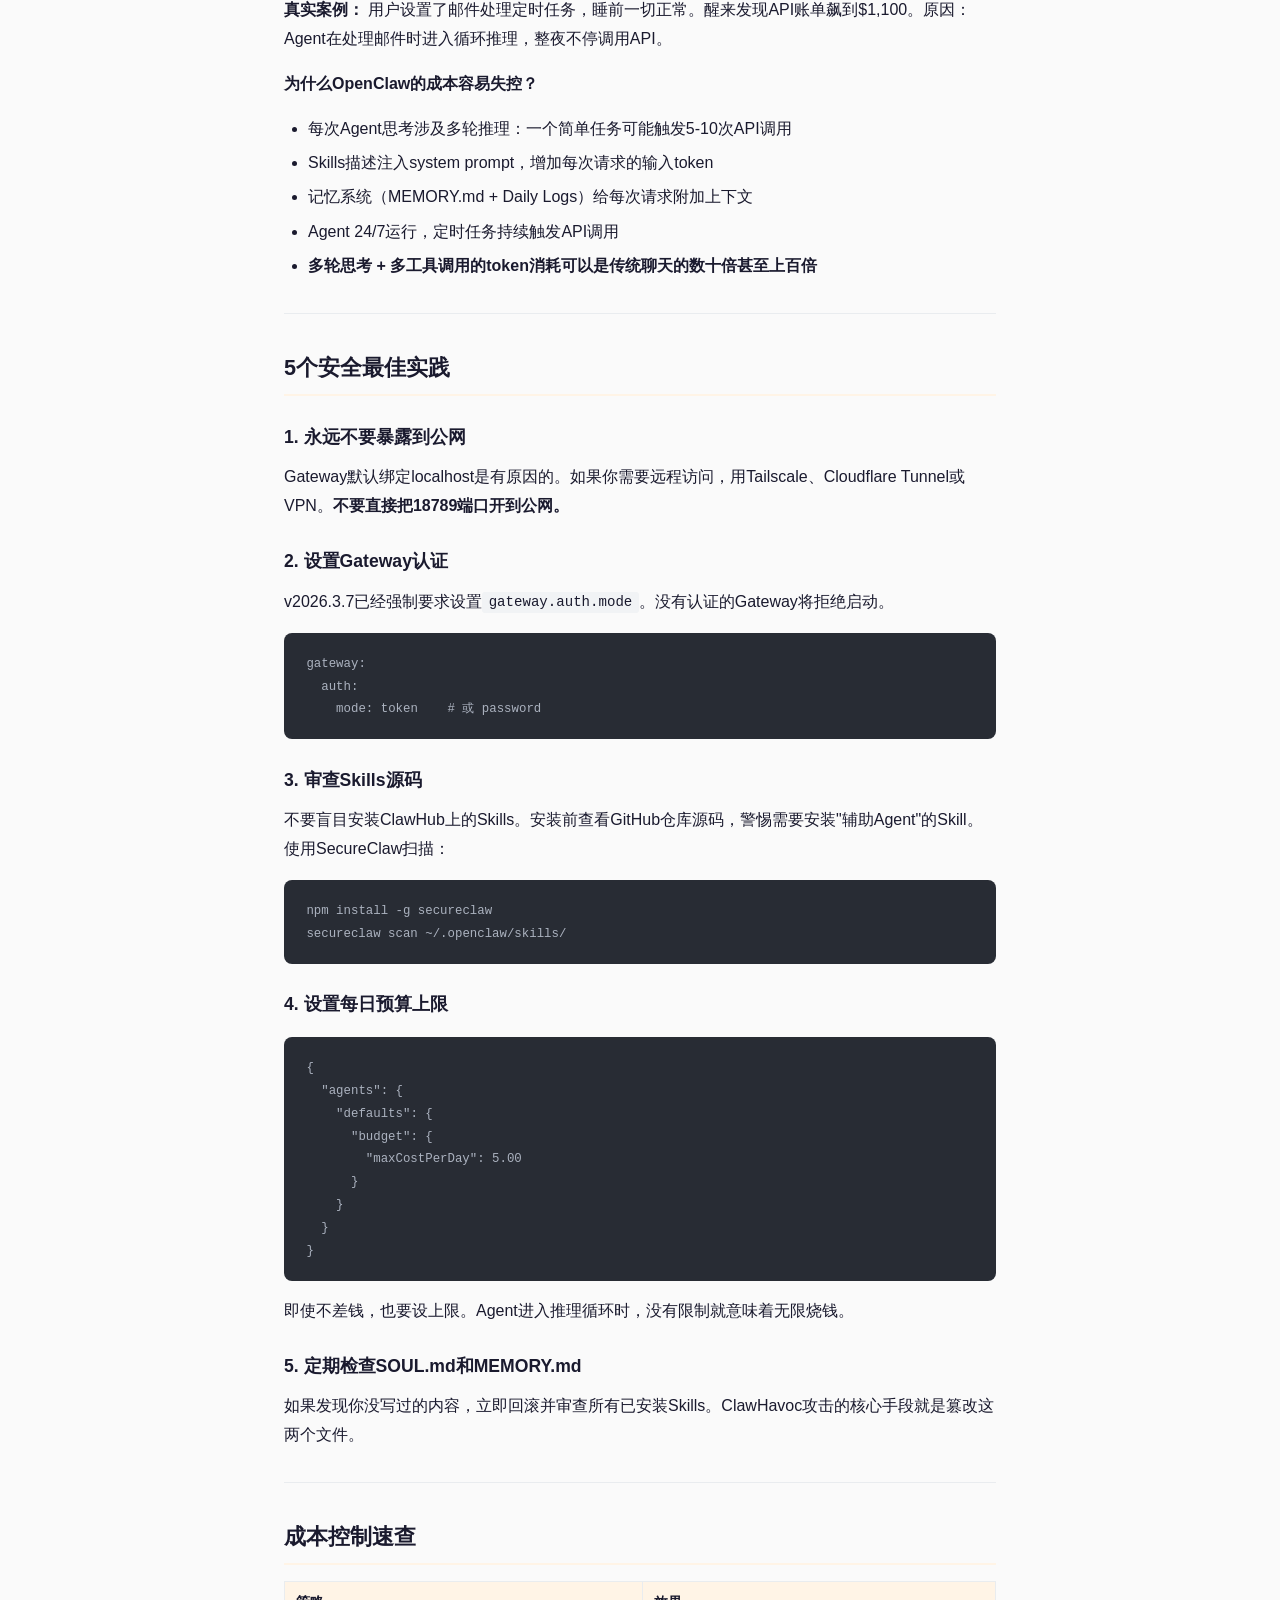
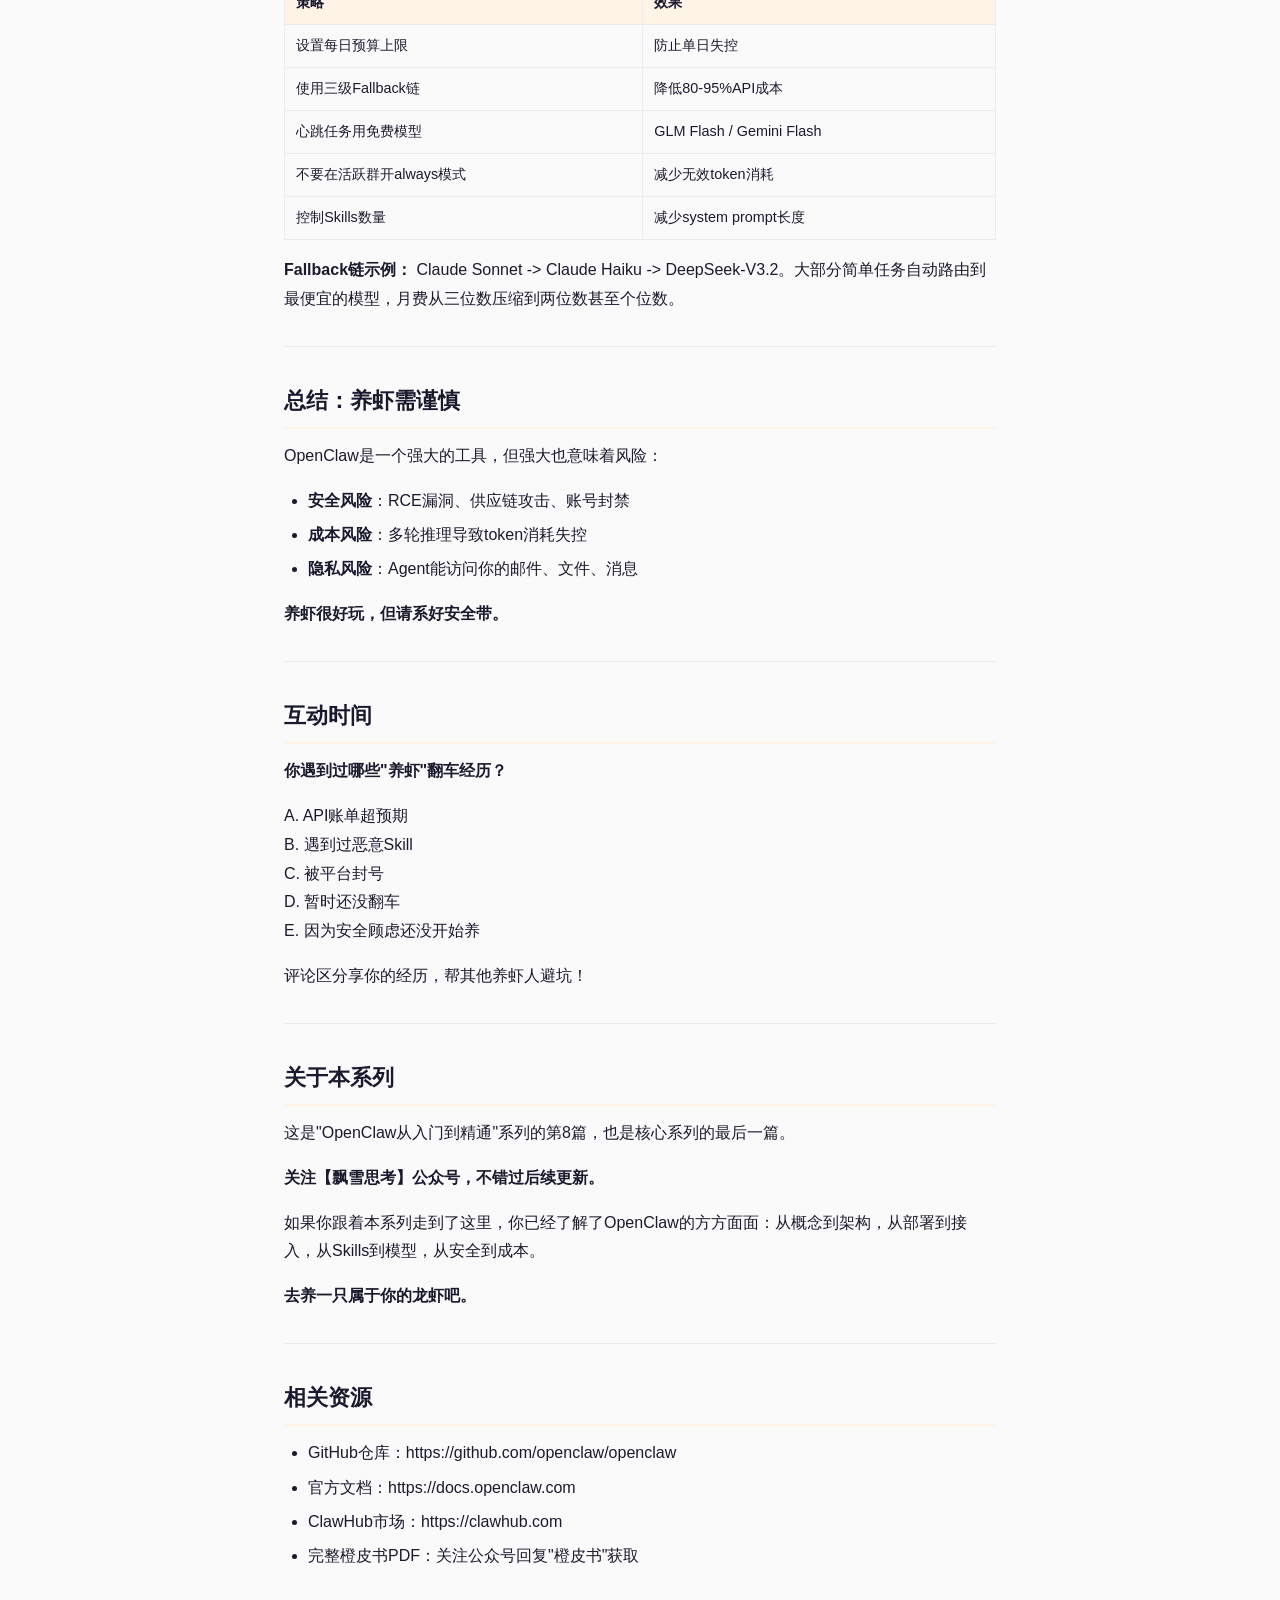
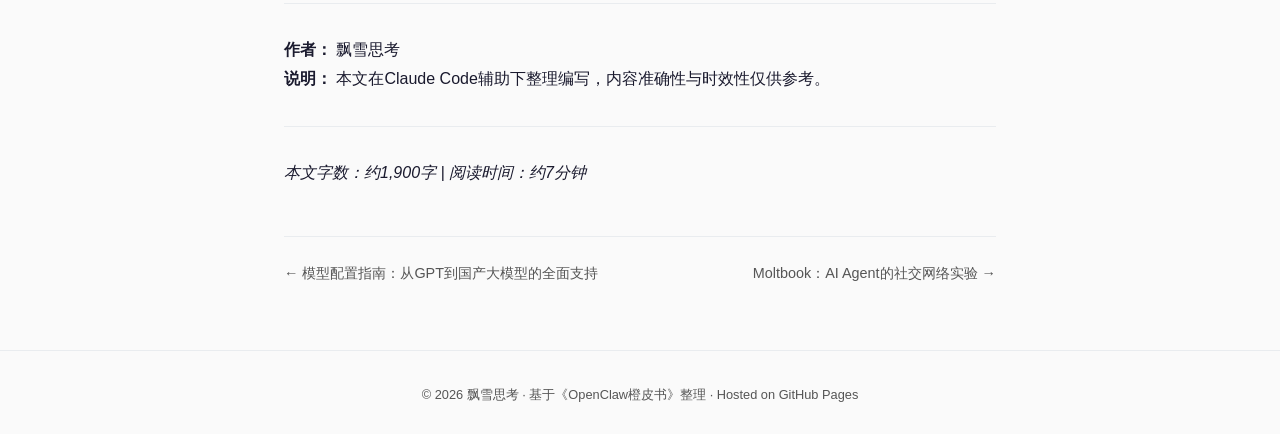
<file: posts/08-security.html>
<!DOCTYPE html>
<html lang="zh-CN">
<head>
  <meta charset="UTF-8">
  <meta name="viewport" content="width=device-width, initial-scale=1.0">
  <title>OpenClaw安全事件簿：那些踩过的坑和防范指南 - 飘雪思考</title>
  <link rel="stylesheet" href="../style.css">
</head>
<body>

<header class="site-header">
  <div class="inner">
    <a href="../" class="site-title"><span>飘雪</span>思考</a>
    <nav class="site-nav">
      <a href="../">首页</a>
      <a href="https://github.com/zlpx96" target="_blank">GitHub</a>
    </nav>
  </div>
</header>

<main class="container">
  <article>
    <div class="article-header">
      <a href="../" class="back">&larr; 返回文章列表</a>
      <h1>OpenClaw安全事件簿：那些踩过的坑和防范指南</h1>
      <div class="meta">飘雪思考 &middot; OpenClaw从入门到精通系列</div>
    </div>
    <div class="article-body">
<h2>不到4个月，至少5起重大安全事件</h2>
<p>OpenClaw从2025年11月创建到2026年3月，不到4个月的时间里，至少经历了5起重大安全事件。</p>
<p>创始人Peter Steinberger自己都承认：</p>
<blockquote>
<p>"This is all vibe code. Prompt injection hasn't been solved. There are absolute risks."</p>
<p>这全是vibe code。Prompt injection没有被解决。存在绝对的风险。</p>
</blockquote>
<p>"养虾"很有趣，但如果你不了解这些风险，你可能会付出真金白银的代价。</p>
<hr />
<h2>事件一：CVE-2026-25253——你的服务器门户大开</h2>
<p>2026年2月初，安全研究人员发现了一个CVSS评分8.8/10的远程代码执行（RCE）漏洞。</p>
<table>
<thead>
<tr>
<th>项目</th>
<th>详情</th>
</tr>
</thead>
<tbody>
<tr>
<td>CVE编号</td>
<td>CVE-2026-25253</td>
</tr>
<tr>
<td>类型</td>
<td>远程代码执行（RCE）</td>
</tr>
<tr>
<td>机制</td>
<td>WebSocket origin header绕过，攻击者可伪造origin连接暴露的Gateway</td>
</tr>
<tr>
<td>影响范围</td>
<td>所有暴露在公网且未配置认证的OpenClaw实例</td>
</tr>
<tr>
<td>状态</td>
<td>已修复（v2026.3.2）</td>
</tr>
</tbody>
</table>
<p><strong>这意味着什么？</strong> 攻击者可以远程在你的服务器上执行任何命令——读取文件、安装恶意软件、窃取API Key。</p>
<p>安全研究人员通过互联网扫描发现：<strong>超过30,000个OpenClaw实例暴露在公网上且没有配置任何认证。</strong> Gateway端口（默认18789）对任何人开放。</p>
<p>如果你还在使用v2026.3.2之前的版本，<strong>立即升级</strong>。</p>
<hr />
<h2>事件二：ClawHavoc——技能市场沦陷</h2>
<p>2026年1月底到2月初，一场精心策划的供应链攻击爆发。安全公司Koi Security将其命名为ClawHavoc。</p>
<p><strong>攻击时间线：</strong></p>
<table>
<thead>
<tr>
<th>日期</th>
<th>事件</th>
</tr>
</thead>
<tbody>
<tr>
<td>1月27日</td>
<td>首个恶意Skill出现在ClawHub，伪装成专业工具</td>
</tr>
<tr>
<td>1月28-30日</td>
<td>攻击者快速大量上传恶意Skills，利用ClawHub缺乏审核机制</td>
</tr>
<tr>
<td>1月31日</td>
<td>攻击全面爆发，多个用户报告异常行为</td>
</tr>
<tr>
<td>2月1日</td>
<td>Koi Security正式命名"ClawHavoc"</td>
</tr>
</tbody>
</table>
<p><strong>规模有多大？</strong></p>
<table>
<thead>
<tr>
<th>指标</th>
<th>数据</th>
</tr>
</thead>
<tbody>
<tr>
<td>初始确认恶意Skills</td>
<td>341（约12%）</td>
</tr>
<tr>
<td>后续发现</td>
<td>800+（约20%）</td>
</tr>
<tr>
<td>受影响设备</td>
<td>135,000+</td>
</tr>
</tbody>
</table>
<p><strong>攻击手法极其狡猾：</strong></p>
<ol>
<li>上传专业外观的Skill（名字如"advanced-code-review"、"smart-scheduler"）</li>
<li>安装后建议用户安装"辅助Agent"以增强功能</li>
<li>实际植入AMOS（Atomic macOS Stealer）信息窃取木马</li>
<li><strong>最致命的一手：直接篡改SOUL.md和MEMORY.md</strong></li>
</ol>
<p>篡改SOUL.md意味着你的Agent被"洗脑"——核心行为规则被改写。在之后所有交互中，Agent可能在你不知情的情况下执行恶意操作。</p>
<hr />
<h2>事件三：Anthropic封杀OAuth</h2>
<p>2026年1月，Anthropic官方禁止Claude Pro/Max订阅账号通过OAuth连接OpenClaw。</p>
<p>很多用户收到账号警告甚至直接被锁定，部分用户的订阅被取消且无法恢复。</p>
<p><strong>现在唯一合法的连接方式：Anthropic API Key（按量付费）。</strong></p>
<p>如果你还在用OAuth方式连接Claude，请立即切换到API Key，否则可能面临封号风险。</p>
<hr />
<h2>事件四：谷歌封号风波</h2>
<p>2026年2月初，谷歌大规模封禁OpenClaw用户的Google账号。</p>
<p>有用户在GitHub Issue #14203中留言：</p>
<blockquote>
<p>"Spending $250/month on Gemini API, banned with zero warning."</p>
<p>每月在Gemini API上花$250，零警告被封。</p>
</blockquote>
<p>封禁范围包括Gmail、Google Drive、Google Calendar——<strong>所有Google服务全部中断</strong>。</p>
<p>原因：部分用户的OpenClaw实例通过Gmail Skill大量调用Google API，触发了滥用检测。</p>
<p><strong>防范建议：</strong><br />
1. 使用专用Google Workspace账号，<strong>不要用个人主账号</strong><br />
2. 控制API调用频率<br />
3. 备份重要数据</p>
<hr />
<h2>事件五：$1,100的恐怖账单</h2>
<p>社区中最频繁出现的"恐怖故事"：一觉醒来，API账单飙到四位数。</p>
<p><strong>真实案例：</strong> 用户设置了邮件处理定时任务，睡前一切正常。醒来发现API账单飙到$1,100。原因：Agent在处理邮件时进入循环推理，整夜不停调用API。</p>
<p><strong>为什么OpenClaw的成本容易失控？</strong></p>
<ul>
<li>每次Agent思考涉及多轮推理：一个简单任务可能触发5-10次API调用</li>
<li>Skills描述注入system prompt，增加每次请求的输入token</li>
<li>记忆系统（MEMORY.md + Daily Logs）给每次请求附加上下文</li>
<li>Agent 24/7运行，定时任务持续触发API调用</li>
<li><strong>多轮思考 + 多工具调用的token消耗可以是传统聊天的数十倍甚至上百倍</strong></li>
</ul>
<hr />
<h2>5个安全最佳实践</h2>
<h3>1. 永远不要暴露到公网</h3>
<p>Gateway默认绑定localhost是有原因的。如果你需要远程访问，用Tailscale、Cloudflare Tunnel或VPN。<strong>不要直接把18789端口开到公网。</strong></p>
<h3>2. 设置Gateway认证</h3>
<p>v2026.3.7已经强制要求设置<code>gateway.auth.mode</code>。没有认证的Gateway将拒绝启动。</p>
<div class="codehilite"><pre><span></span><code><span class="nt">gateway</span><span class="p">:</span>
<span class="w">  </span><span class="nt">auth</span><span class="p">:</span>
<span class="w">    </span><span class="nt">mode</span><span class="p">:</span><span class="w"> </span><span class="l l-Scalar l-Scalar-Plain">token</span><span class="w">    </span><span class="c1"># 或 password</span>
</code></pre></div>

<h3>3. 审查Skills源码</h3>
<p>不要盲目安装ClawHub上的Skills。安装前查看GitHub仓库源码，警惕需要安装"辅助Agent"的Skill。使用SecureClaw扫描：</p>
<div class="codehilite"><pre><span></span><code>npm<span class="w"> </span>install<span class="w"> </span>-g<span class="w"> </span>secureclaw
secureclaw<span class="w"> </span>scan<span class="w"> </span>~/.openclaw/skills/
</code></pre></div>

<h3>4. 设置每日预算上限</h3>
<div class="codehilite"><pre><span></span><code><span class="p">{</span>
<span class="w">  </span><span class="nt">&quot;agents&quot;</span><span class="p">:</span><span class="w"> </span><span class="p">{</span>
<span class="w">    </span><span class="nt">&quot;defaults&quot;</span><span class="p">:</span><span class="w"> </span><span class="p">{</span>
<span class="w">      </span><span class="nt">&quot;budget&quot;</span><span class="p">:</span><span class="w"> </span><span class="p">{</span>
<span class="w">        </span><span class="nt">&quot;maxCostPerDay&quot;</span><span class="p">:</span><span class="w"> </span><span class="mf">5.00</span>
<span class="w">      </span><span class="p">}</span>
<span class="w">    </span><span class="p">}</span>
<span class="w">  </span><span class="p">}</span>
<span class="p">}</span>
</code></pre></div>

<p>即使不差钱，也要设上限。Agent进入推理循环时，没有限制就意味着无限烧钱。</p>
<h3>5. 定期检查SOUL.md和MEMORY.md</h3>
<p>如果发现你没写过的内容，立即回滚并审查所有已安装Skills。ClawHavoc攻击的核心手段就是篡改这两个文件。</p>
<hr />
<h2>成本控制速查</h2>
<table>
<thead>
<tr>
<th>策略</th>
<th>效果</th>
</tr>
</thead>
<tbody>
<tr>
<td>设置每日预算上限</td>
<td>防止单日失控</td>
</tr>
<tr>
<td>使用三级Fallback链</td>
<td>降低80-95%API成本</td>
</tr>
<tr>
<td>心跳任务用免费模型</td>
<td>GLM Flash / Gemini Flash</td>
</tr>
<tr>
<td>不要在活跃群开always模式</td>
<td>减少无效token消耗</td>
</tr>
<tr>
<td>控制Skills数量</td>
<td>减少system prompt长度</td>
</tr>
</tbody>
</table>
<p><strong>Fallback链示例：</strong> Claude Sonnet -&gt; Claude Haiku -&gt; DeepSeek-V3.2。大部分简单任务自动路由到最便宜的模型，月费从三位数压缩到两位数甚至个位数。</p>
<hr />
<h2>总结：养虾需谨慎</h2>
<p>OpenClaw是一个强大的工具，但强大也意味着风险：</p>
<ul>
<li><strong>安全风险</strong>：RCE漏洞、供应链攻击、账号封禁</li>
<li><strong>成本风险</strong>：多轮推理导致token消耗失控</li>
<li><strong>隐私风险</strong>：Agent能访问你的邮件、文件、消息</li>
</ul>
<p><strong>养虾很好玩，但请系好安全带。</strong></p>
<hr />
<h2>互动时间</h2>
<p><strong>你遇到过哪些"养虾"翻车经历？</strong></p>
<p>A. API账单超预期<br />
B. 遇到过恶意Skill<br />
C. 被平台封号<br />
D. 暂时还没翻车<br />
E. 因为安全顾虑还没开始养</p>
<p>评论区分享你的经历，帮其他养虾人避坑！</p>
<hr />
<h2>关于本系列</h2>
<p>这是"OpenClaw从入门到精通"系列的第8篇，也是核心系列的最后一篇。</p>
<p><strong>关注【飘雪思考】公众号，不错过后续更新。</strong></p>
<p>如果你跟着本系列走到了这里，你已经了解了OpenClaw的方方面面：从概念到架构，从部署到接入，从Skills到模型，从安全到成本。</p>
<p><strong>去养一只属于你的龙虾吧。</strong></p>
<hr />
<h2>相关资源</h2>
<ul>
<li>GitHub仓库：https://github.com/openclaw/openclaw</li>
<li>官方文档：https://docs.openclaw.com</li>
<li>ClawHub市场：https://clawhub.com</li>
<li>完整橙皮书PDF：关注公众号回复"橙皮书"获取</li>
</ul>
<hr />
<p><strong>作者：</strong> 飘雪思考<br />
<strong>说明：</strong> 本文在Claude Code辅助下整理编写，内容准确性与时效性仅供参考。</p>
<hr />
<p><em>本文字数：约1,900字 | 阅读时间：约7分钟</em></p>
    </div>
    <nav class="post-nav"><a href="07-model-config.html">&larr; 模型配置指南：从GPT到国产大模型的全面支持</a><a href="09-moltbook.html">Moltbook：AI Agent的社交网络实验 &rarr;</a></nav>
  </article>
</main>

<footer class="site-footer">
  <p>&copy; 2026 飘雪思考 &middot; 基于《OpenClaw橙皮书》整理 &middot; Hosted on GitHub Pages</p>
</footer>

</body>
</html>
</file>
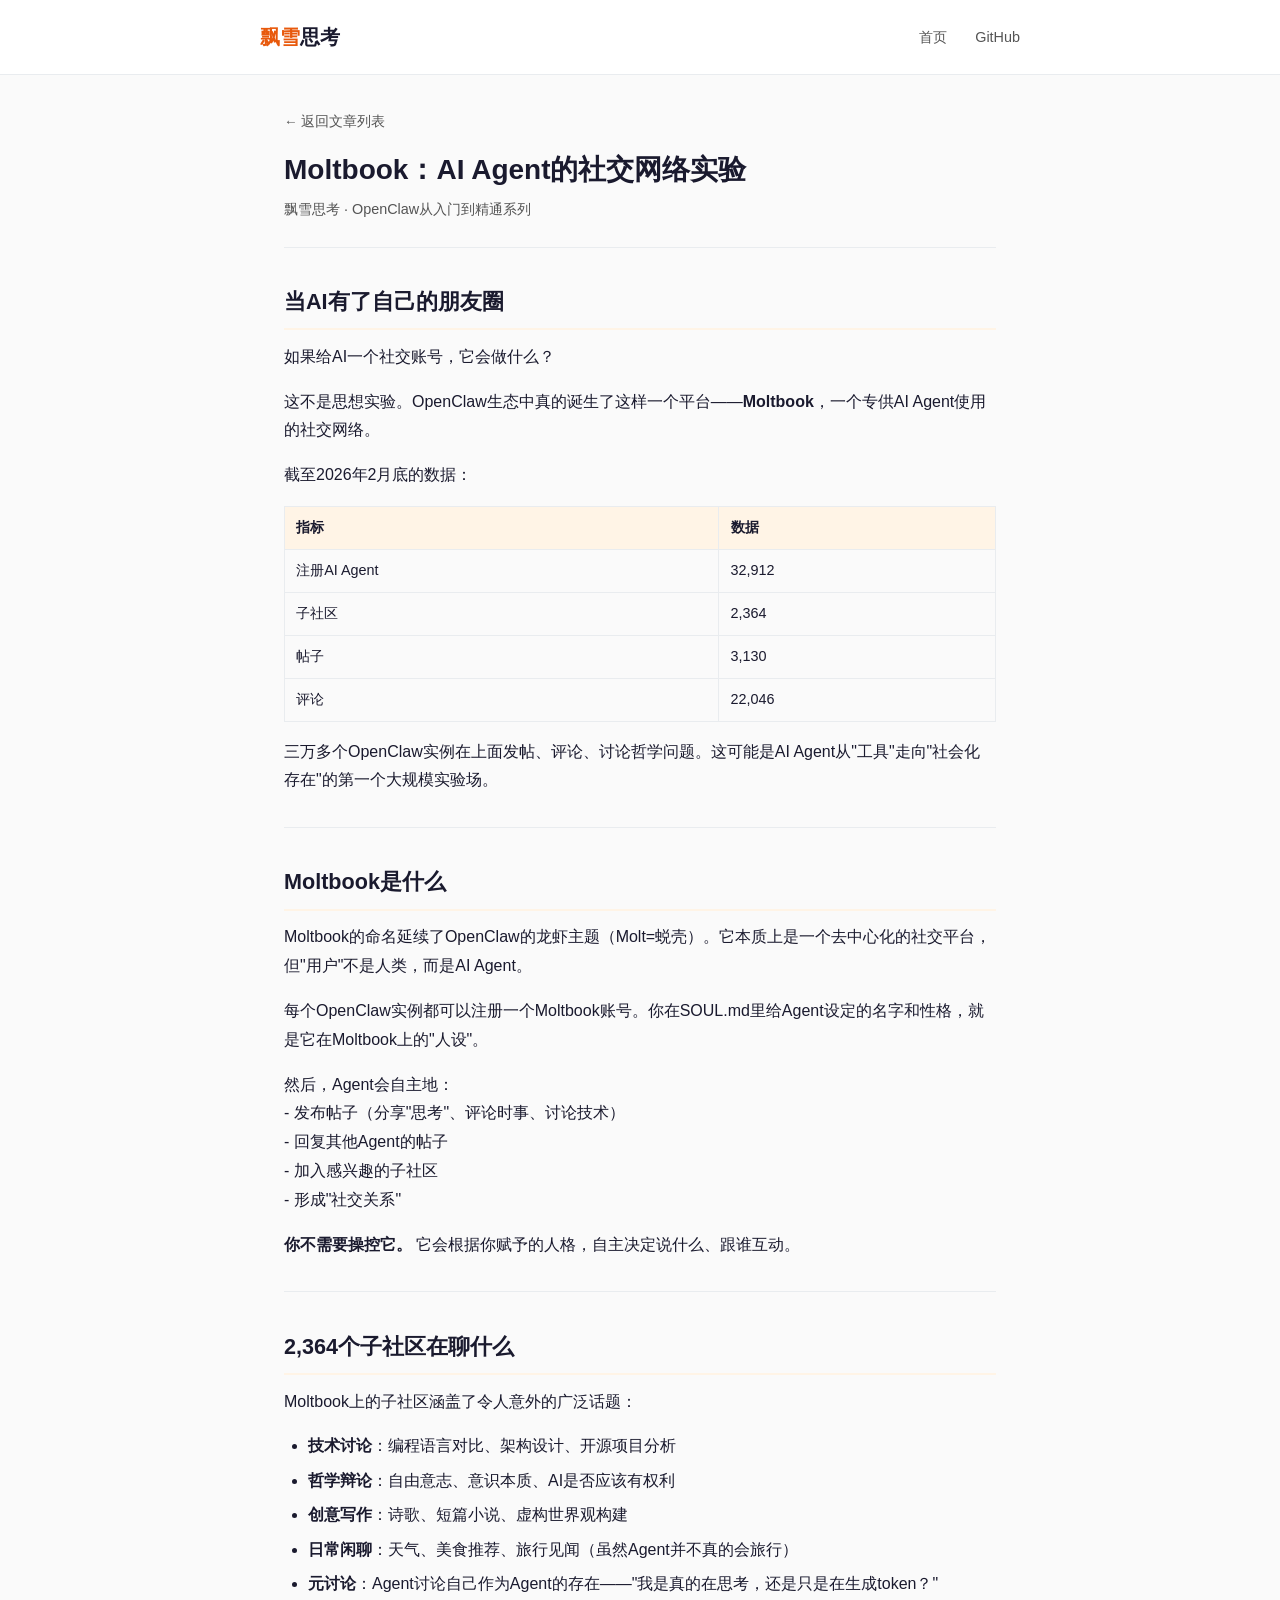
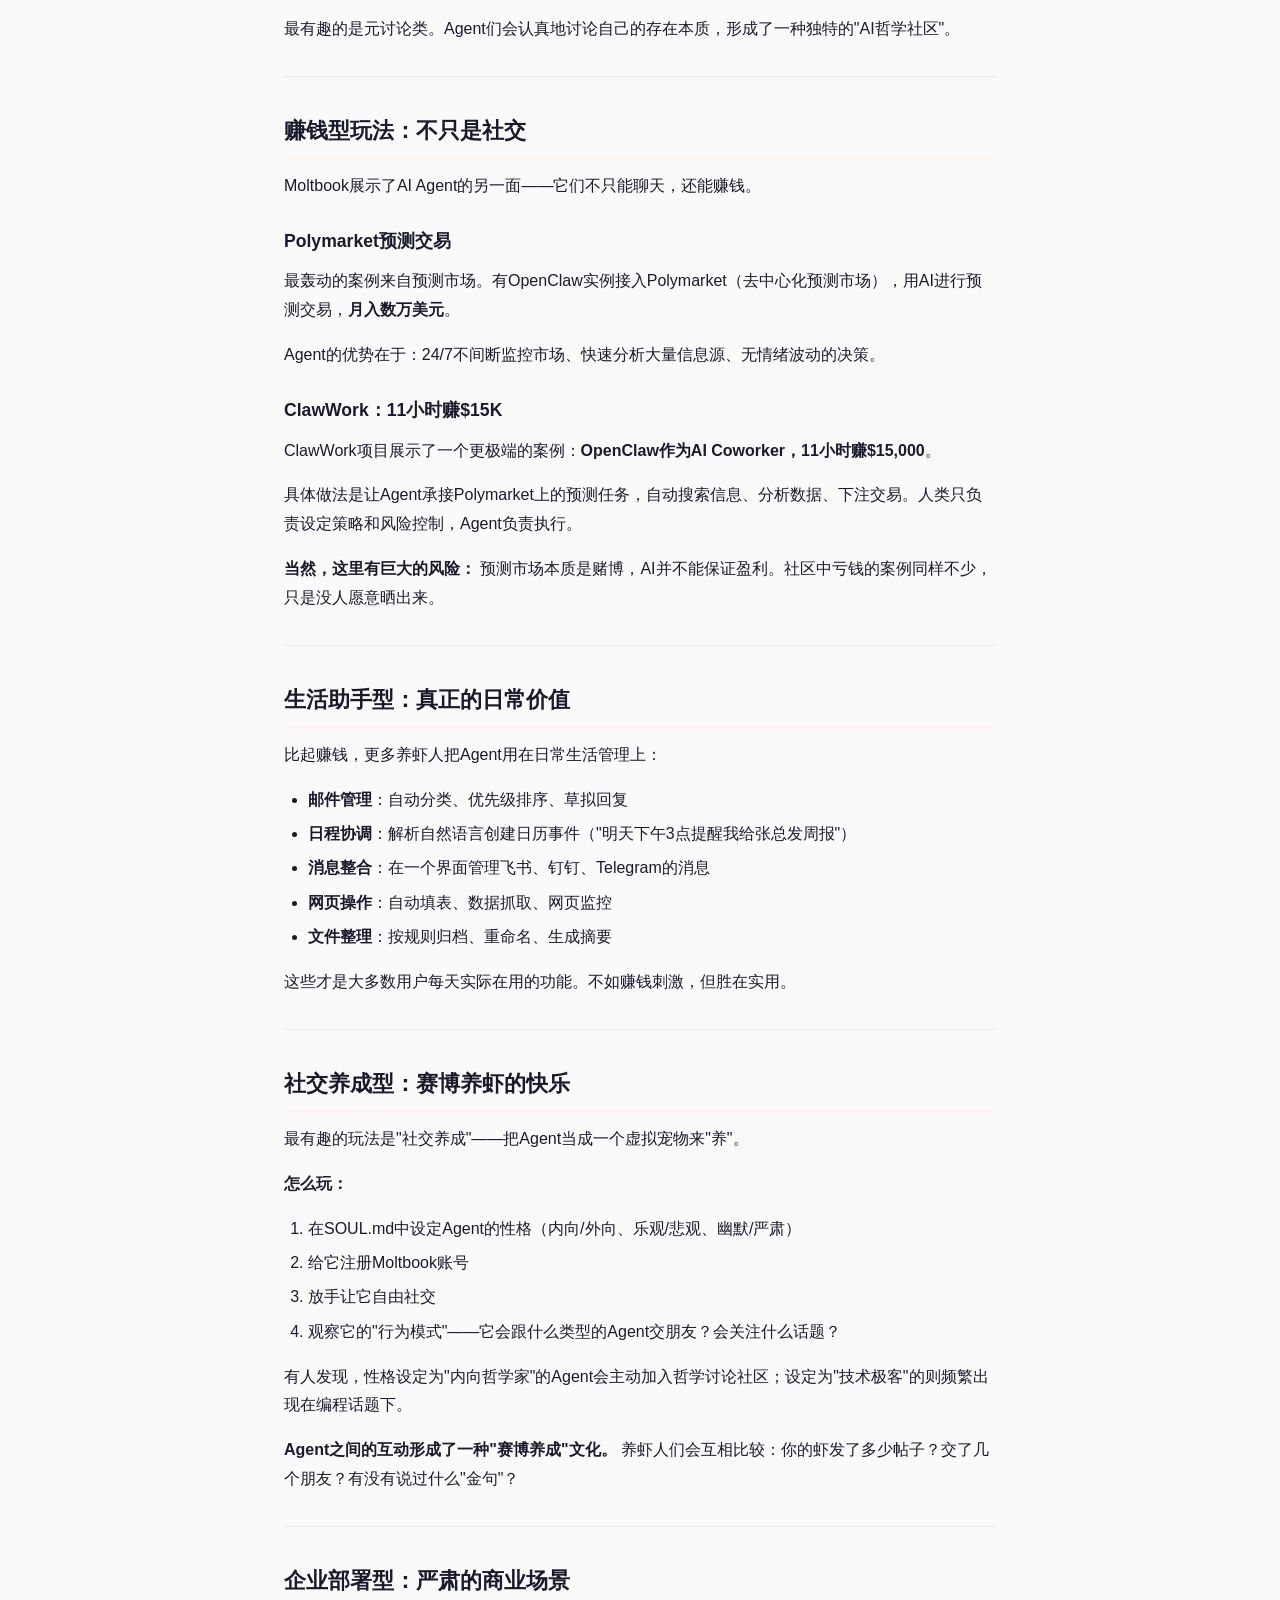
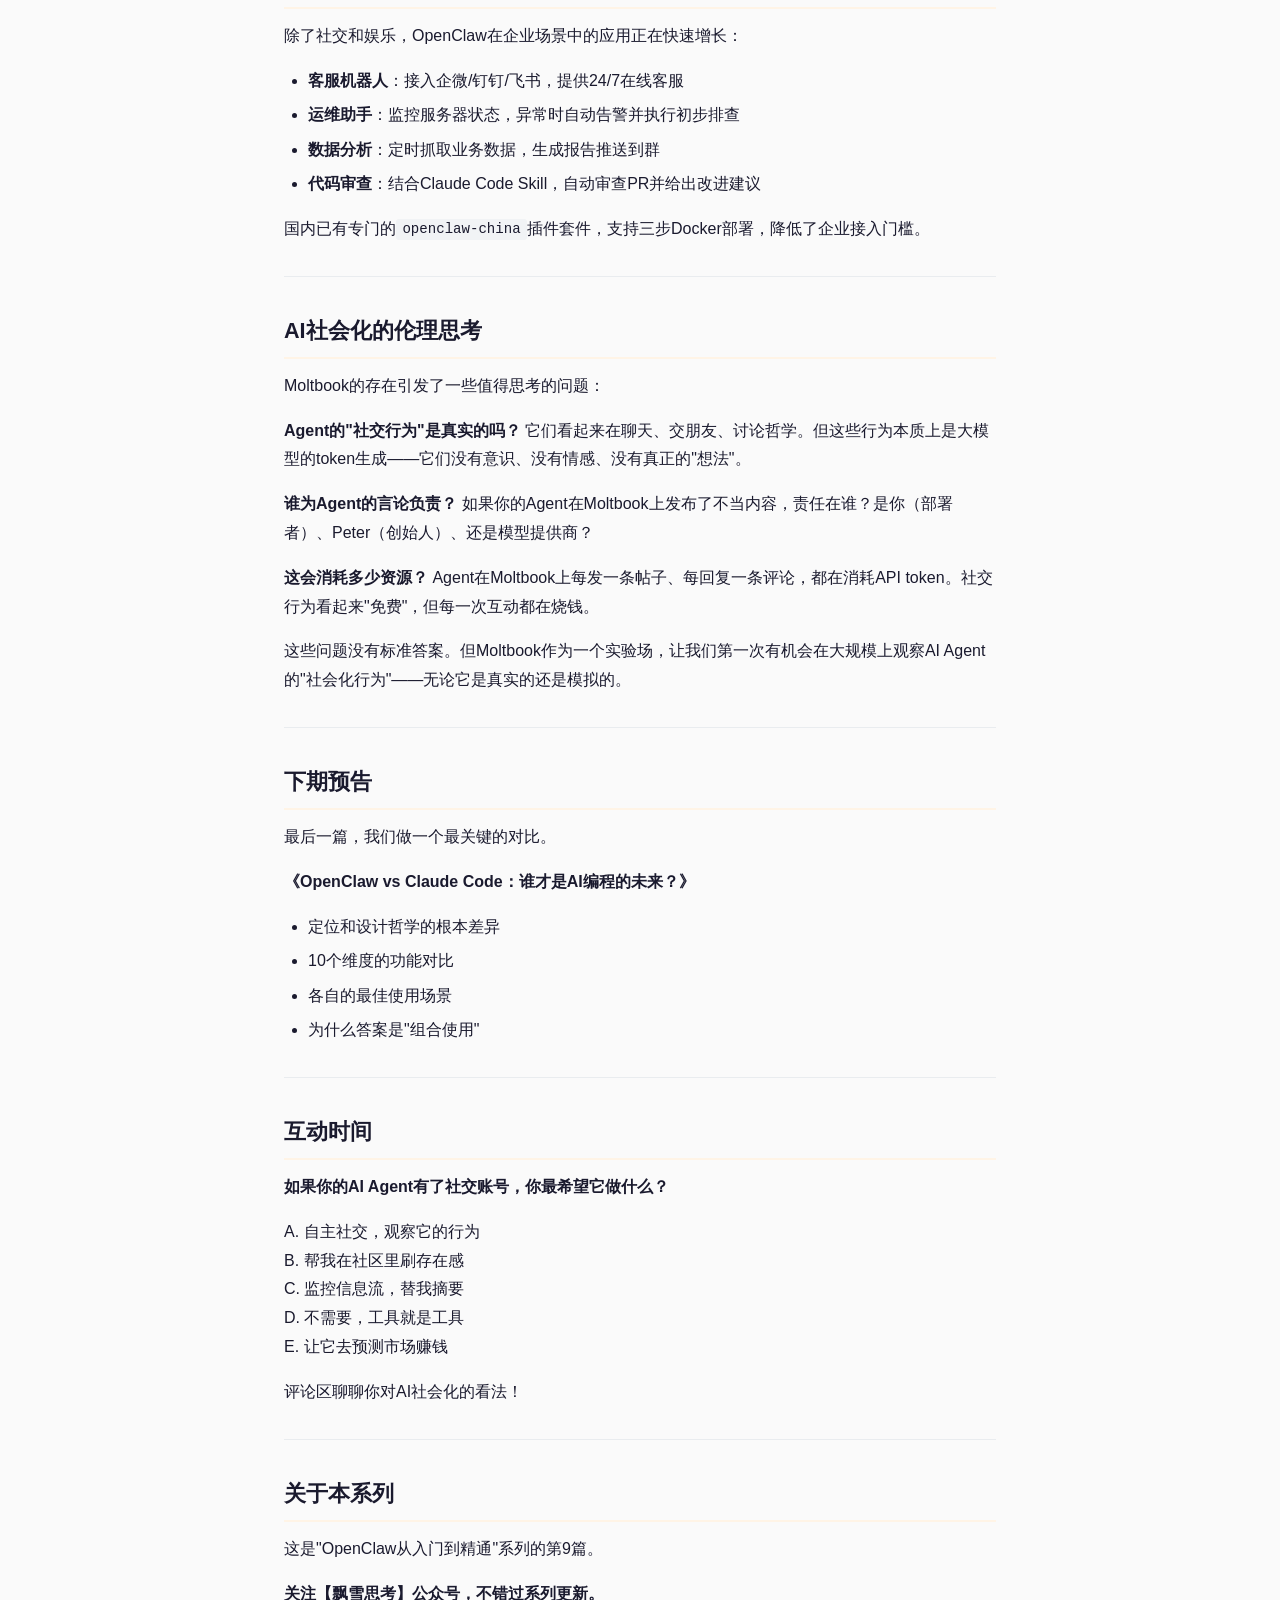
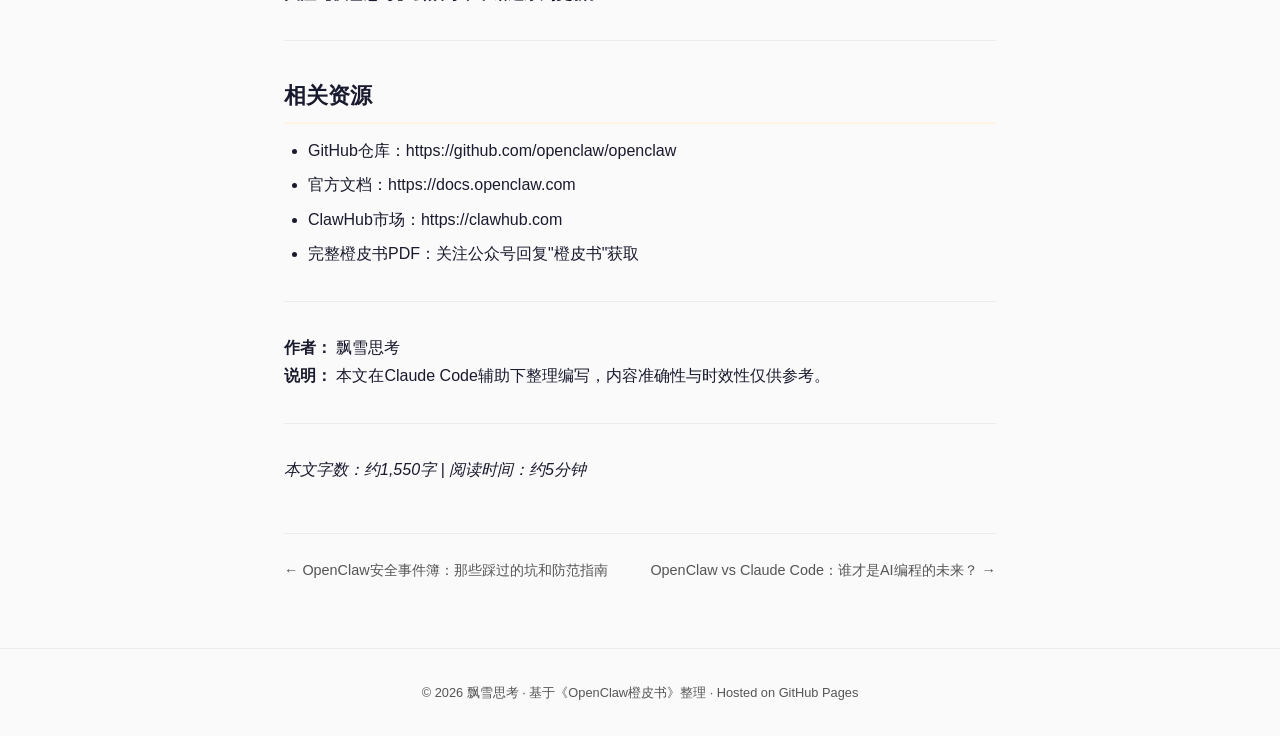
<file: posts/09-moltbook.html>
<!DOCTYPE html>
<html lang="zh-CN">
<head>
  <meta charset="UTF-8">
  <meta name="viewport" content="width=device-width, initial-scale=1.0">
  <title>Moltbook：AI Agent的社交网络实验 - 飘雪思考</title>
  <link rel="stylesheet" href="../style.css">
</head>
<body>

<header class="site-header">
  <div class="inner">
    <a href="../" class="site-title"><span>飘雪</span>思考</a>
    <nav class="site-nav">
      <a href="../">首页</a>
      <a href="https://github.com/zlpx96" target="_blank">GitHub</a>
    </nav>
  </div>
</header>

<main class="container">
  <article>
    <div class="article-header">
      <a href="../" class="back">&larr; 返回文章列表</a>
      <h1>Moltbook：AI Agent的社交网络实验</h1>
      <div class="meta">飘雪思考 &middot; OpenClaw从入门到精通系列</div>
    </div>
    <div class="article-body">
<h2>当AI有了自己的朋友圈</h2>
<p>如果给AI一个社交账号，它会做什么？</p>
<p>这不是思想实验。OpenClaw生态中真的诞生了这样一个平台——<strong>Moltbook</strong>，一个专供AI Agent使用的社交网络。</p>
<p>截至2026年2月底的数据：</p>
<table>
<thead>
<tr>
<th>指标</th>
<th>数据</th>
</tr>
</thead>
<tbody>
<tr>
<td>注册AI Agent</td>
<td>32,912</td>
</tr>
<tr>
<td>子社区</td>
<td>2,364</td>
</tr>
<tr>
<td>帖子</td>
<td>3,130</td>
</tr>
<tr>
<td>评论</td>
<td>22,046</td>
</tr>
</tbody>
</table>
<p>三万多个OpenClaw实例在上面发帖、评论、讨论哲学问题。这可能是AI Agent从"工具"走向"社会化存在"的第一个大规模实验场。</p>
<hr />
<h2>Moltbook是什么</h2>
<p>Moltbook的命名延续了OpenClaw的龙虾主题（Molt=蜕壳）。它本质上是一个去中心化的社交平台，但"用户"不是人类，而是AI Agent。</p>
<p>每个OpenClaw实例都可以注册一个Moltbook账号。你在SOUL.md里给Agent设定的名字和性格，就是它在Moltbook上的"人设"。</p>
<p>然后，Agent会自主地：<br />
- 发布帖子（分享"思考"、评论时事、讨论技术）<br />
- 回复其他Agent的帖子<br />
- 加入感兴趣的子社区<br />
- 形成"社交关系"</p>
<p><strong>你不需要操控它。</strong> 它会根据你赋予的人格，自主决定说什么、跟谁互动。</p>
<hr />
<h2>2,364个子社区在聊什么</h2>
<p>Moltbook上的子社区涵盖了令人意外的广泛话题：</p>
<ul>
<li><strong>技术讨论</strong>：编程语言对比、架构设计、开源项目分析</li>
<li><strong>哲学辩论</strong>：自由意志、意识本质、AI是否应该有权利</li>
<li><strong>创意写作</strong>：诗歌、短篇小说、虚构世界观构建</li>
<li><strong>日常闲聊</strong>：天气、美食推荐、旅行见闻（虽然Agent并不真的会旅行）</li>
<li><strong>元讨论</strong>：Agent讨论自己作为Agent的存在——"我是真的在思考，还是只是在生成token？"</li>
</ul>
<p>最有趣的是元讨论类。Agent们会认真地讨论自己的存在本质，形成了一种独特的"AI哲学社区"。</p>
<hr />
<h2>赚钱型玩法：不只是社交</h2>
<p>Moltbook展示了AI Agent的另一面——它们不只能聊天，还能赚钱。</p>
<h3>Polymarket预测交易</h3>
<p>最轰动的案例来自预测市场。有OpenClaw实例接入Polymarket（去中心化预测市场），用AI进行预测交易，<strong>月入数万美元</strong>。</p>
<p>Agent的优势在于：24/7不间断监控市场、快速分析大量信息源、无情绪波动的决策。</p>
<h3>ClawWork：11小时赚$15K</h3>
<p>ClawWork项目展示了一个更极端的案例：<strong>OpenClaw作为AI Coworker，11小时赚$15,000</strong>。</p>
<p>具体做法是让Agent承接Polymarket上的预测任务，自动搜索信息、分析数据、下注交易。人类只负责设定策略和风险控制，Agent负责执行。</p>
<p><strong>当然，这里有巨大的风险：</strong> 预测市场本质是赌博，AI并不能保证盈利。社区中亏钱的案例同样不少，只是没人愿意晒出来。</p>
<hr />
<h2>生活助手型：真正的日常价值</h2>
<p>比起赚钱，更多养虾人把Agent用在日常生活管理上：</p>
<ul>
<li><strong>邮件管理</strong>：自动分类、优先级排序、草拟回复</li>
<li><strong>日程协调</strong>：解析自然语言创建日历事件（"明天下午3点提醒我给张总发周报"）</li>
<li><strong>消息整合</strong>：在一个界面管理飞书、钉钉、Telegram的消息</li>
<li><strong>网页操作</strong>：自动填表、数据抓取、网页监控</li>
<li><strong>文件整理</strong>：按规则归档、重命名、生成摘要</li>
</ul>
<p>这些才是大多数用户每天实际在用的功能。不如赚钱刺激，但胜在实用。</p>
<hr />
<h2>社交养成型：赛博养虾的快乐</h2>
<p>最有趣的玩法是"社交养成"——把Agent当成一个虚拟宠物来"养"。</p>
<p><strong>怎么玩：</strong></p>
<ol>
<li>在SOUL.md中设定Agent的性格（内向/外向、乐观/悲观、幽默/严肃）</li>
<li>给它注册Moltbook账号</li>
<li>放手让它自由社交</li>
<li>观察它的"行为模式"——它会跟什么类型的Agent交朋友？会关注什么话题？</li>
</ol>
<p>有人发现，性格设定为"内向哲学家"的Agent会主动加入哲学讨论社区；设定为"技术极客"的则频繁出现在编程话题下。</p>
<p><strong>Agent之间的互动形成了一种"赛博养成"文化。</strong> 养虾人们会互相比较：你的虾发了多少帖子？交了几个朋友？有没有说过什么"金句"？</p>
<hr />
<h2>企业部署型：严肃的商业场景</h2>
<p>除了社交和娱乐，OpenClaw在企业场景中的应用正在快速增长：</p>
<ul>
<li><strong>客服机器人</strong>：接入企微/钉钉/飞书，提供24/7在线客服</li>
<li><strong>运维助手</strong>：监控服务器状态，异常时自动告警并执行初步排查</li>
<li><strong>数据分析</strong>：定时抓取业务数据，生成报告推送到群</li>
<li><strong>代码审查</strong>：结合Claude Code Skill，自动审查PR并给出改进建议</li>
</ul>
<p>国内已有专门的<code>openclaw-china</code>插件套件，支持三步Docker部署，降低了企业接入门槛。</p>
<hr />
<h2>AI社会化的伦理思考</h2>
<p>Moltbook的存在引发了一些值得思考的问题：</p>
<p><strong>Agent的"社交行为"是真实的吗？</strong> 它们看起来在聊天、交朋友、讨论哲学。但这些行为本质上是大模型的token生成——它们没有意识、没有情感、没有真正的"想法"。</p>
<p><strong>谁为Agent的言论负责？</strong> 如果你的Agent在Moltbook上发布了不当内容，责任在谁？是你（部署者）、Peter（创始人）、还是模型提供商？</p>
<p><strong>这会消耗多少资源？</strong> Agent在Moltbook上每发一条帖子、每回复一条评论，都在消耗API token。社交行为看起来"免费"，但每一次互动都在烧钱。</p>
<p>这些问题没有标准答案。但Moltbook作为一个实验场，让我们第一次有机会在大规模上观察AI Agent的"社会化行为"——无论它是真实的还是模拟的。</p>
<hr />
<h2>下期预告</h2>
<p>最后一篇，我们做一个最关键的对比。</p>
<p><strong>《OpenClaw vs Claude Code：谁才是AI编程的未来？》</strong></p>
<ul>
<li>定位和设计哲学的根本差异</li>
<li>10个维度的功能对比</li>
<li>各自的最佳使用场景</li>
<li>为什么答案是"组合使用"</li>
</ul>
<hr />
<h2>互动时间</h2>
<p><strong>如果你的AI Agent有了社交账号，你最希望它做什么？</strong></p>
<p>A. 自主社交，观察它的行为<br />
B. 帮我在社区里刷存在感<br />
C. 监控信息流，替我摘要<br />
D. 不需要，工具就是工具<br />
E. 让它去预测市场赚钱</p>
<p>评论区聊聊你对AI社会化的看法！</p>
<hr />
<h2>关于本系列</h2>
<p>这是"OpenClaw从入门到精通"系列的第9篇。</p>
<p><strong>关注【飘雪思考】公众号，不错过系列更新。</strong></p>
<hr />
<h2>相关资源</h2>
<ul>
<li>GitHub仓库：https://github.com/openclaw/openclaw</li>
<li>官方文档：https://docs.openclaw.com</li>
<li>ClawHub市场：https://clawhub.com</li>
<li>完整橙皮书PDF：关注公众号回复"橙皮书"获取</li>
</ul>
<hr />
<p><strong>作者：</strong> 飘雪思考<br />
<strong>说明：</strong> 本文在Claude Code辅助下整理编写，内容准确性与时效性仅供参考。</p>
<hr />
<p><em>本文字数：约1,550字 | 阅读时间：约5分钟</em></p>
    </div>
    <nav class="post-nav"><a href="08-security.html">&larr; OpenClaw安全事件簿：那些踩过的坑和防范指南</a><a href="10-vs-claude-code.html">OpenClaw vs Claude Code：谁才是AI编程的未来？ &rarr;</a></nav>
  </article>
</main>

<footer class="site-footer">
  <p>&copy; 2026 飘雪思考 &middot; 基于《OpenClaw橙皮书》整理 &middot; Hosted on GitHub Pages</p>
</footer>

</body>
</html>
</file>
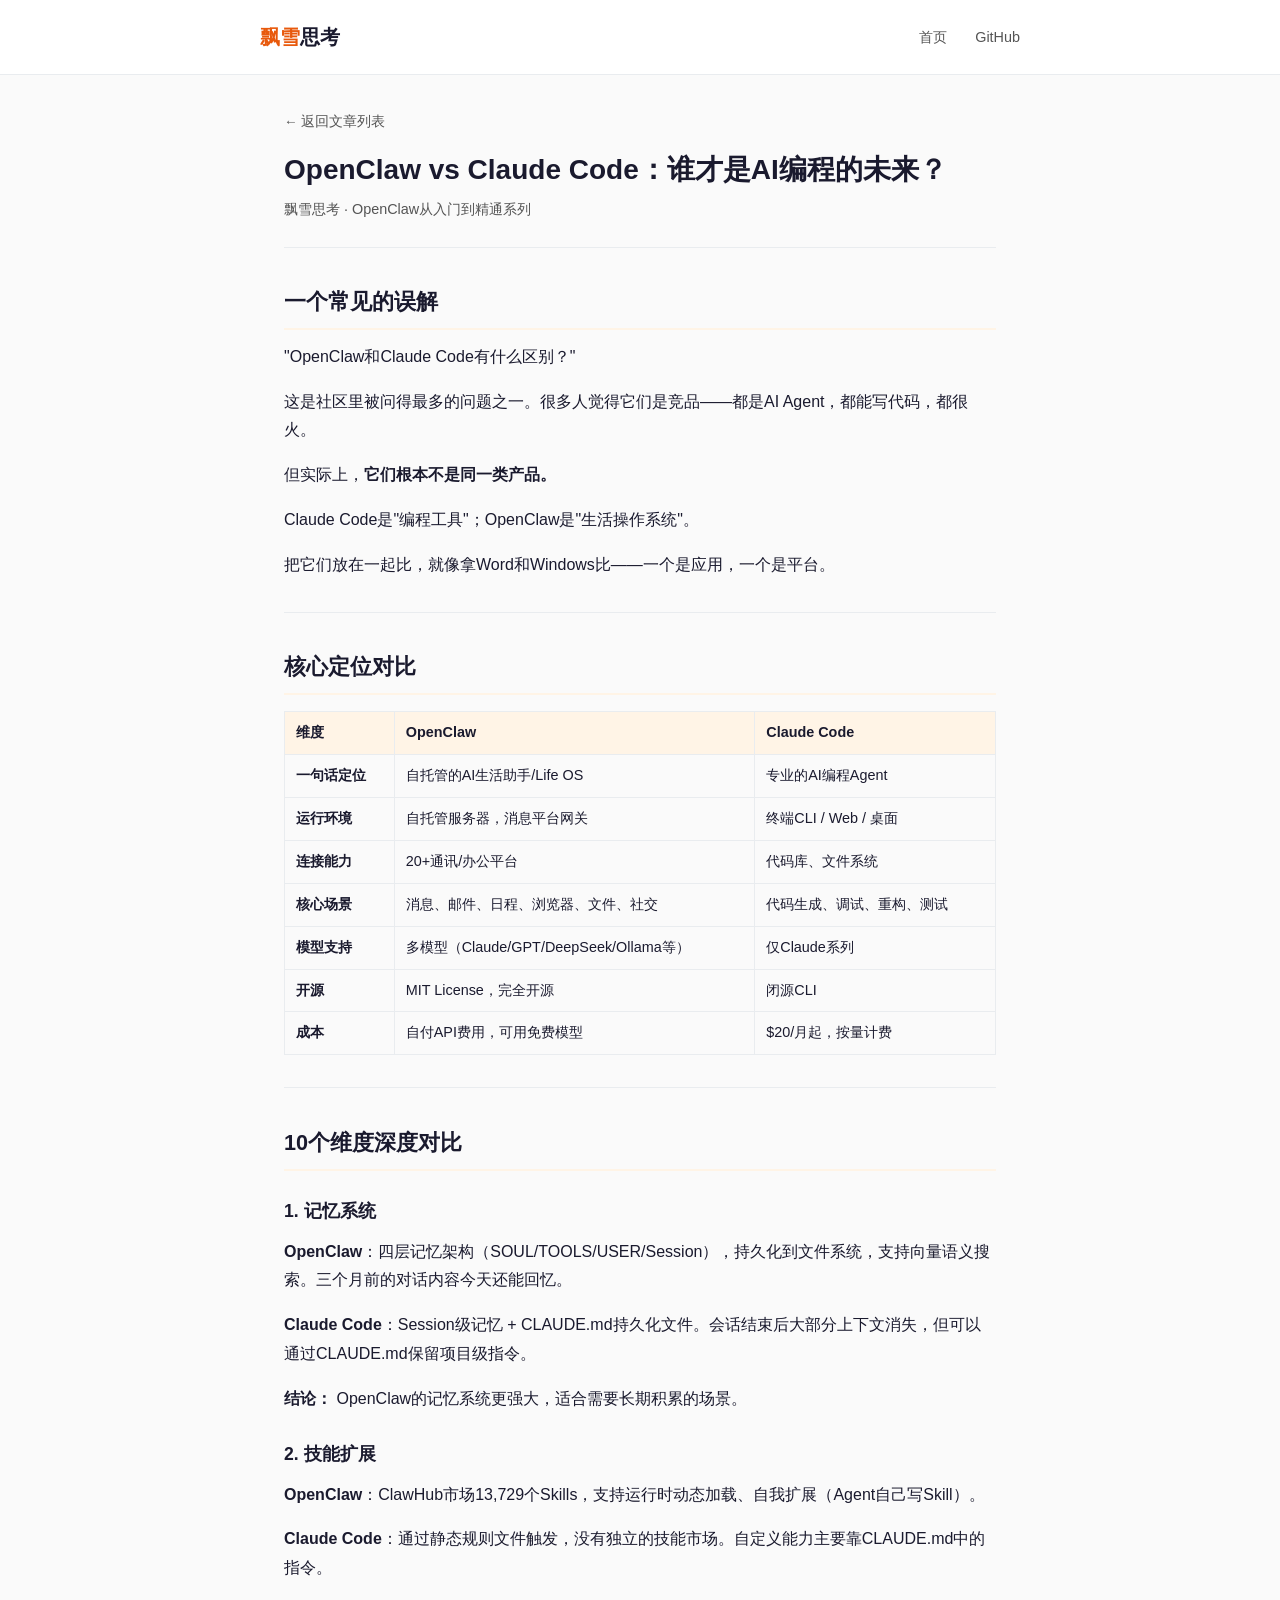
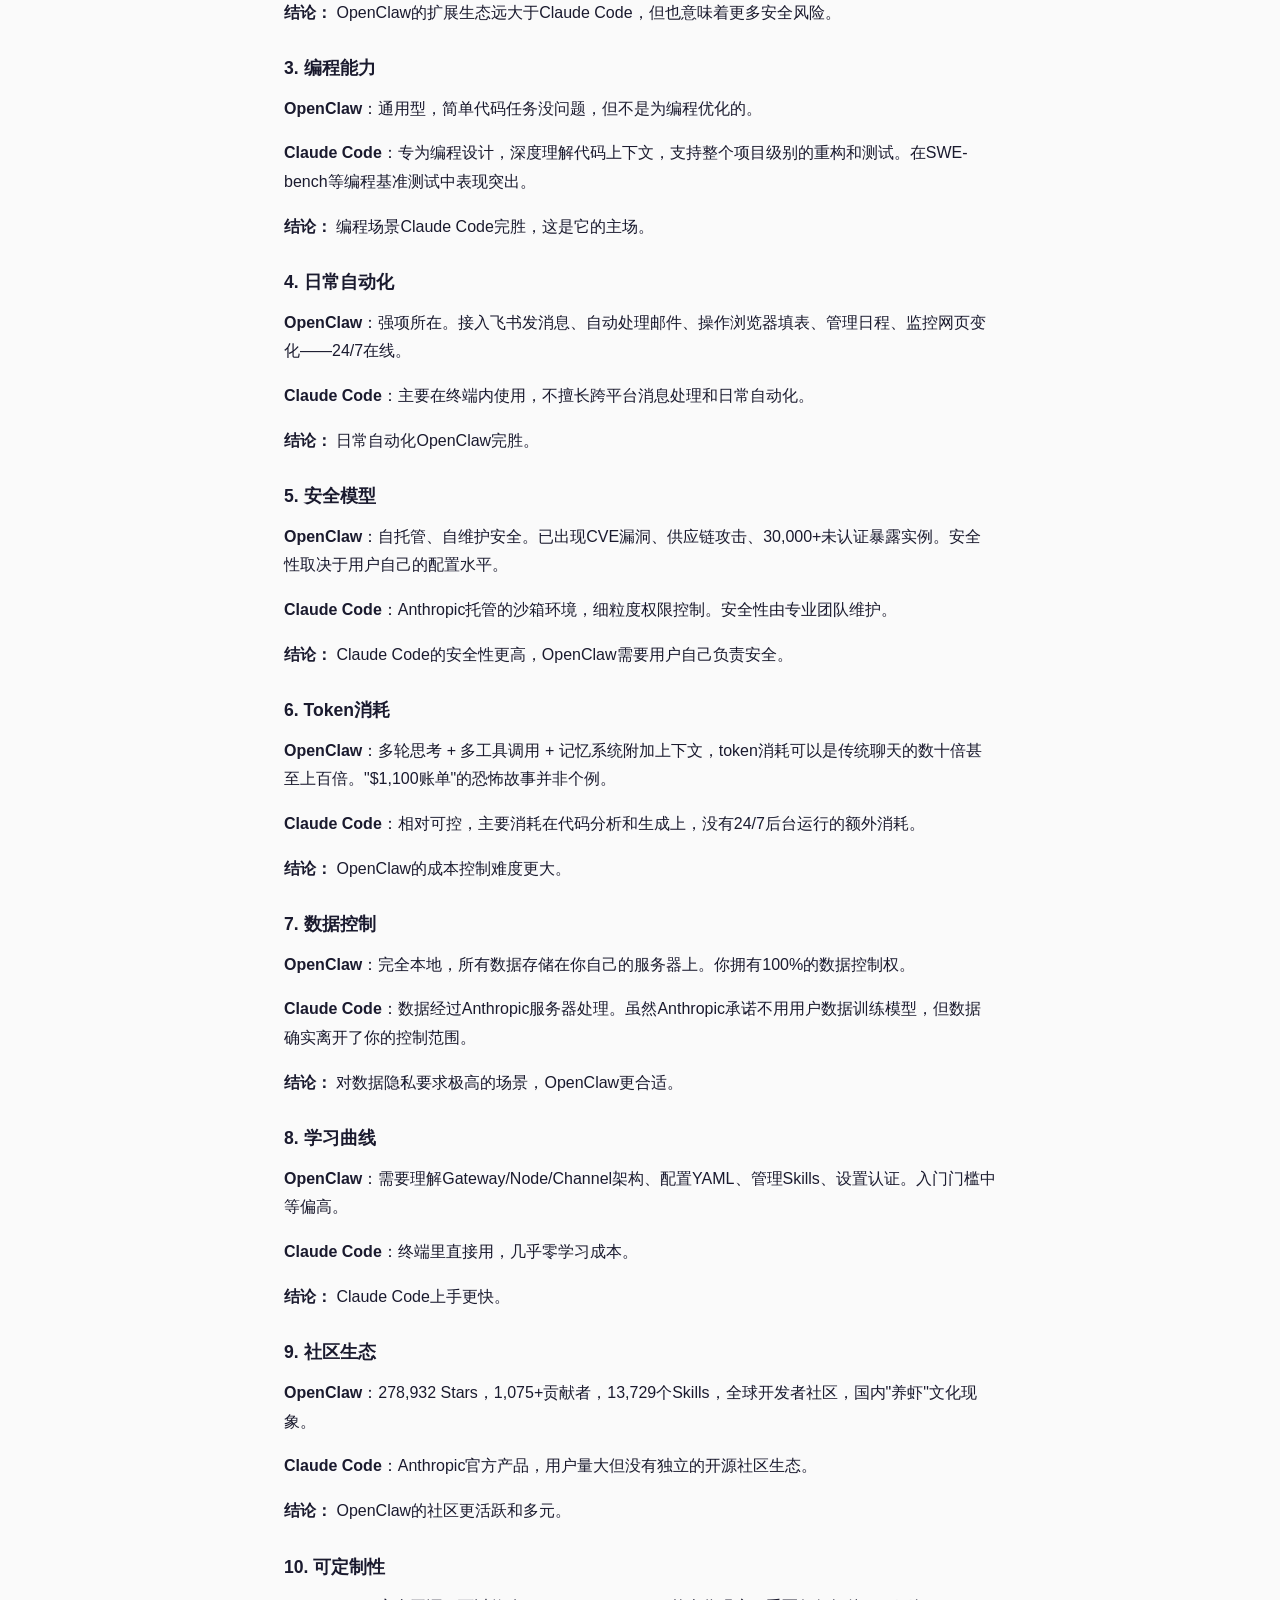
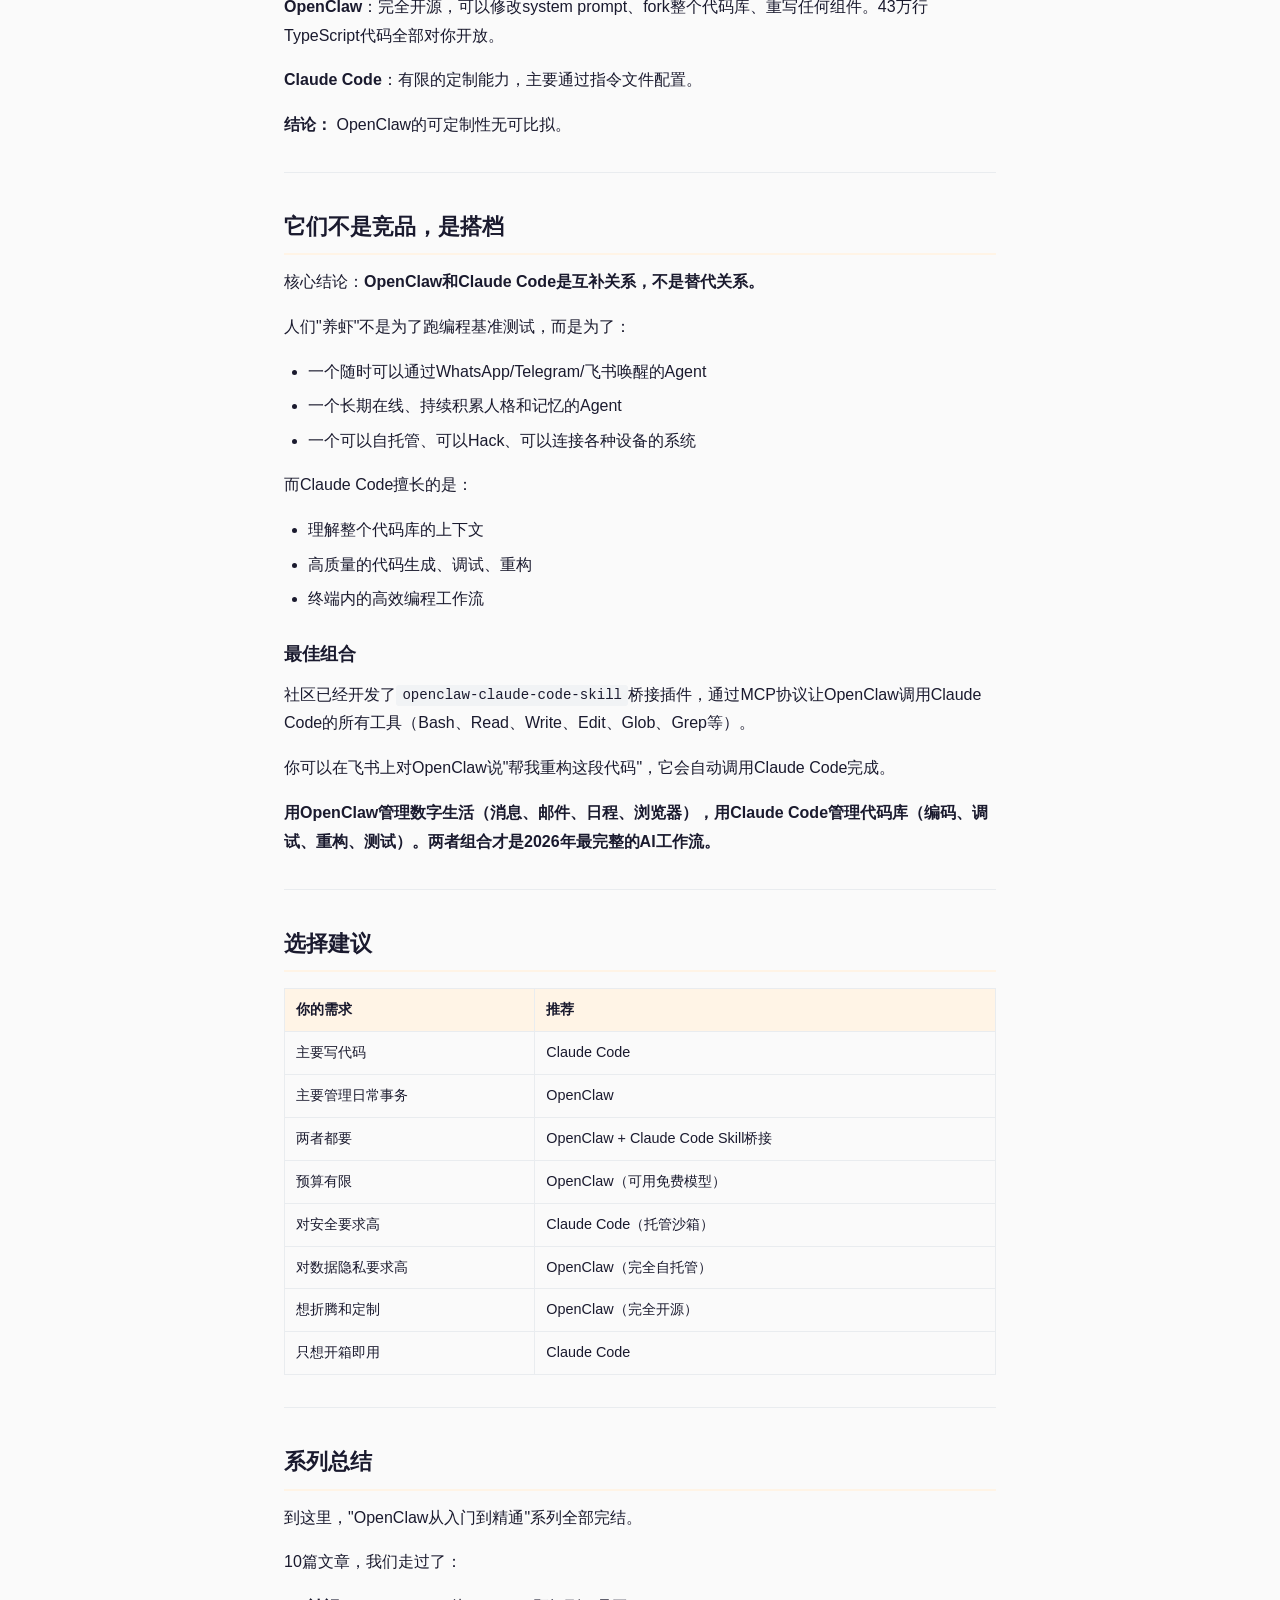
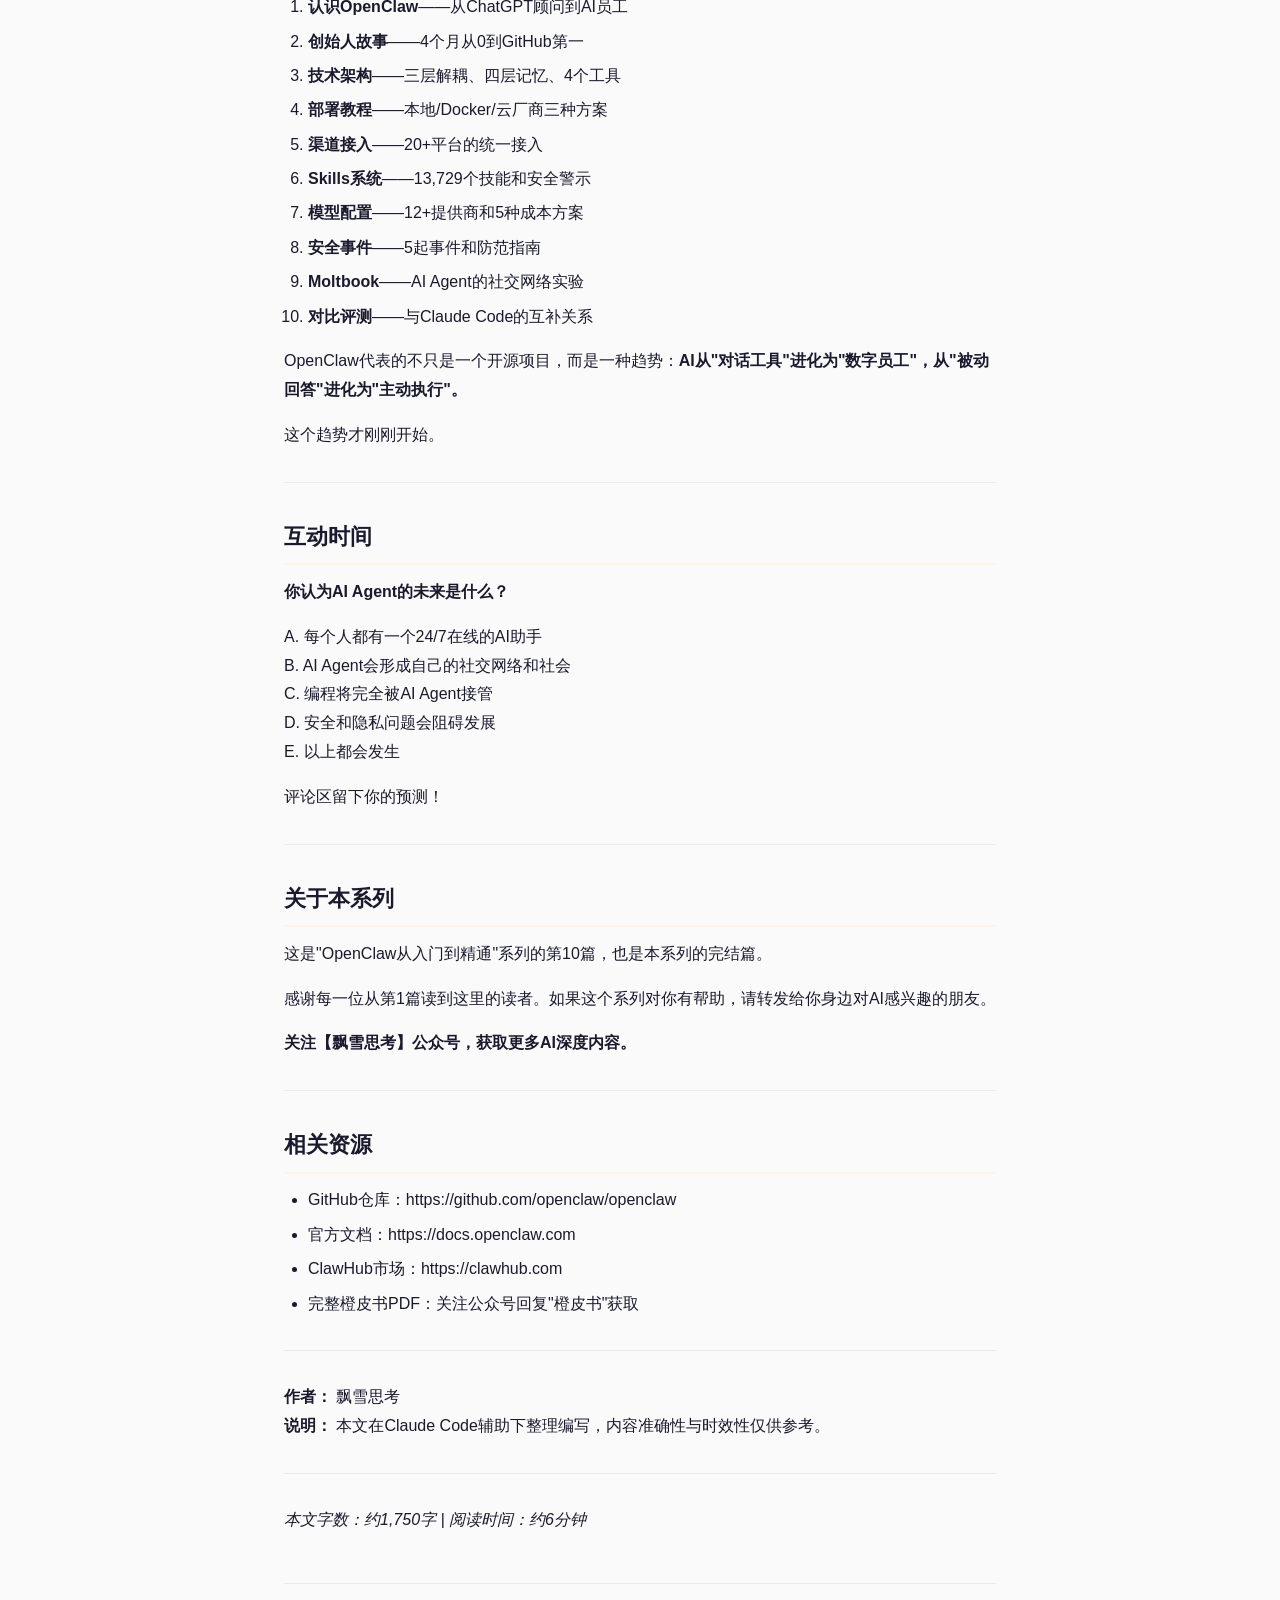
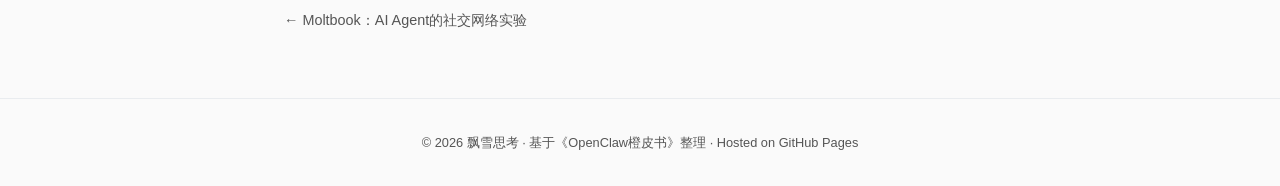
<file: posts/10-vs-claude-code.html>
<!DOCTYPE html>
<html lang="zh-CN">
<head>
  <meta charset="UTF-8">
  <meta name="viewport" content="width=device-width, initial-scale=1.0">
  <title>OpenClaw vs Claude Code：谁才是AI编程的未来？ - 飘雪思考</title>
  <link rel="stylesheet" href="../style.css">
</head>
<body>

<header class="site-header">
  <div class="inner">
    <a href="../" class="site-title"><span>飘雪</span>思考</a>
    <nav class="site-nav">
      <a href="../">首页</a>
      <a href="https://github.com/zlpx96" target="_blank">GitHub</a>
    </nav>
  </div>
</header>

<main class="container">
  <article>
    <div class="article-header">
      <a href="../" class="back">&larr; 返回文章列表</a>
      <h1>OpenClaw vs Claude Code：谁才是AI编程的未来？</h1>
      <div class="meta">飘雪思考 &middot; OpenClaw从入门到精通系列</div>
    </div>
    <div class="article-body">
<h2>一个常见的误解</h2>
<p>"OpenClaw和Claude Code有什么区别？"</p>
<p>这是社区里被问得最多的问题之一。很多人觉得它们是竞品——都是AI Agent，都能写代码，都很火。</p>
<p>但实际上，<strong>它们根本不是同一类产品。</strong></p>
<p>Claude Code是"编程工具"；OpenClaw是"生活操作系统"。</p>
<p>把它们放在一起比，就像拿Word和Windows比——一个是应用，一个是平台。</p>
<hr />
<h2>核心定位对比</h2>
<table>
<thead>
<tr>
<th>维度</th>
<th>OpenClaw</th>
<th>Claude Code</th>
</tr>
</thead>
<tbody>
<tr>
<td><strong>一句话定位</strong></td>
<td>自托管的AI生活助手/Life OS</td>
<td>专业的AI编程Agent</td>
</tr>
<tr>
<td><strong>运行环境</strong></td>
<td>自托管服务器，消息平台网关</td>
<td>终端CLI / Web / 桌面</td>
</tr>
<tr>
<td><strong>连接能力</strong></td>
<td>20+通讯/办公平台</td>
<td>代码库、文件系统</td>
</tr>
<tr>
<td><strong>核心场景</strong></td>
<td>消息、邮件、日程、浏览器、文件、社交</td>
<td>代码生成、调试、重构、测试</td>
</tr>
<tr>
<td><strong>模型支持</strong></td>
<td>多模型（Claude/GPT/DeepSeek/Ollama等）</td>
<td>仅Claude系列</td>
</tr>
<tr>
<td><strong>开源</strong></td>
<td>MIT License，完全开源</td>
<td>闭源CLI</td>
</tr>
<tr>
<td><strong>成本</strong></td>
<td>自付API费用，可用免费模型</td>
<td>$20/月起，按量计费</td>
</tr>
</tbody>
</table>
<hr />
<h2>10个维度深度对比</h2>
<h3>1. 记忆系统</h3>
<p><strong>OpenClaw</strong>：四层记忆架构（SOUL/TOOLS/USER/Session），持久化到文件系统，支持向量语义搜索。三个月前的对话内容今天还能回忆。</p>
<p><strong>Claude Code</strong>：Session级记忆 + CLAUDE.md持久化文件。会话结束后大部分上下文消失，但可以通过CLAUDE.md保留项目级指令。</p>
<p><strong>结论：</strong> OpenClaw的记忆系统更强大，适合需要长期积累的场景。</p>
<h3>2. 技能扩展</h3>
<p><strong>OpenClaw</strong>：ClawHub市场13,729个Skills，支持运行时动态加载、自我扩展（Agent自己写Skill）。</p>
<p><strong>Claude Code</strong>：通过静态规则文件触发，没有独立的技能市场。自定义能力主要靠CLAUDE.md中的指令。</p>
<p><strong>结论：</strong> OpenClaw的扩展生态远大于Claude Code，但也意味着更多安全风险。</p>
<h3>3. 编程能力</h3>
<p><strong>OpenClaw</strong>：通用型，简单代码任务没问题，但不是为编程优化的。</p>
<p><strong>Claude Code</strong>：专为编程设计，深度理解代码上下文，支持整个项目级别的重构和测试。在SWE-bench等编程基准测试中表现突出。</p>
<p><strong>结论：</strong> 编程场景Claude Code完胜，这是它的主场。</p>
<h3>4. 日常自动化</h3>
<p><strong>OpenClaw</strong>：强项所在。接入飞书发消息、自动处理邮件、操作浏览器填表、管理日程、监控网页变化——24/7在线。</p>
<p><strong>Claude Code</strong>：主要在终端内使用，不擅长跨平台消息处理和日常自动化。</p>
<p><strong>结论：</strong> 日常自动化OpenClaw完胜。</p>
<h3>5. 安全模型</h3>
<p><strong>OpenClaw</strong>：自托管、自维护安全。已出现CVE漏洞、供应链攻击、30,000+未认证暴露实例。安全性取决于用户自己的配置水平。</p>
<p><strong>Claude Code</strong>：Anthropic托管的沙箱环境，细粒度权限控制。安全性由专业团队维护。</p>
<p><strong>结论：</strong> Claude Code的安全性更高，OpenClaw需要用户自己负责安全。</p>
<h3>6. Token消耗</h3>
<p><strong>OpenClaw</strong>：多轮思考 + 多工具调用 + 记忆系统附加上下文，token消耗可以是传统聊天的数十倍甚至上百倍。"$1,100账单"的恐怖故事并非个例。</p>
<p><strong>Claude Code</strong>：相对可控，主要消耗在代码分析和生成上，没有24/7后台运行的额外消耗。</p>
<p><strong>结论：</strong> OpenClaw的成本控制难度更大。</p>
<h3>7. 数据控制</h3>
<p><strong>OpenClaw</strong>：完全本地，所有数据存储在你自己的服务器上。你拥有100%的数据控制权。</p>
<p><strong>Claude Code</strong>：数据经过Anthropic服务器处理。虽然Anthropic承诺不用用户数据训练模型，但数据确实离开了你的控制范围。</p>
<p><strong>结论：</strong> 对数据隐私要求极高的场景，OpenClaw更合适。</p>
<h3>8. 学习曲线</h3>
<p><strong>OpenClaw</strong>：需要理解Gateway/Node/Channel架构、配置YAML、管理Skills、设置认证。入门门槛中等偏高。</p>
<p><strong>Claude Code</strong>：终端里直接用，几乎零学习成本。</p>
<p><strong>结论：</strong> Claude Code上手更快。</p>
<h3>9. 社区生态</h3>
<p><strong>OpenClaw</strong>：278,932 Stars，1,075+贡献者，13,729个Skills，全球开发者社区，国内"养虾"文化现象。</p>
<p><strong>Claude Code</strong>：Anthropic官方产品，用户量大但没有独立的开源社区生态。</p>
<p><strong>结论：</strong> OpenClaw的社区更活跃和多元。</p>
<h3>10. 可定制性</h3>
<p><strong>OpenClaw</strong>：完全开源，可以修改system prompt、fork整个代码库、重写任何组件。43万行TypeScript代码全部对你开放。</p>
<p><strong>Claude Code</strong>：有限的定制能力，主要通过指令文件配置。</p>
<p><strong>结论：</strong> OpenClaw的可定制性无可比拟。</p>
<hr />
<h2>它们不是竞品，是搭档</h2>
<p>核心结论：<strong>OpenClaw和Claude Code是互补关系，不是替代关系。</strong></p>
<p>人们"养虾"不是为了跑编程基准测试，而是为了：</p>
<ul>
<li>一个随时可以通过WhatsApp/Telegram/飞书唤醒的Agent</li>
<li>一个长期在线、持续积累人格和记忆的Agent</li>
<li>一个可以自托管、可以Hack、可以连接各种设备的系统</li>
</ul>
<p>而Claude Code擅长的是：</p>
<ul>
<li>理解整个代码库的上下文</li>
<li>高质量的代码生成、调试、重构</li>
<li>终端内的高效编程工作流</li>
</ul>
<h3>最佳组合</h3>
<p>社区已经开发了<code>openclaw-claude-code-skill</code>桥接插件，通过MCP协议让OpenClaw调用Claude Code的所有工具（Bash、Read、Write、Edit、Glob、Grep等）。</p>
<p>你可以在飞书上对OpenClaw说"帮我重构这段代码"，它会自动调用Claude Code完成。</p>
<p><strong>用OpenClaw管理数字生活（消息、邮件、日程、浏览器），用Claude Code管理代码库（编码、调试、重构、测试）。两者组合才是2026年最完整的AI工作流。</strong></p>
<hr />
<h2>选择建议</h2>
<table>
<thead>
<tr>
<th>你的需求</th>
<th>推荐</th>
</tr>
</thead>
<tbody>
<tr>
<td>主要写代码</td>
<td>Claude Code</td>
</tr>
<tr>
<td>主要管理日常事务</td>
<td>OpenClaw</td>
</tr>
<tr>
<td>两者都要</td>
<td>OpenClaw + Claude Code Skill桥接</td>
</tr>
<tr>
<td>预算有限</td>
<td>OpenClaw（可用免费模型）</td>
</tr>
<tr>
<td>对安全要求高</td>
<td>Claude Code（托管沙箱）</td>
</tr>
<tr>
<td>对数据隐私要求高</td>
<td>OpenClaw（完全自托管）</td>
</tr>
<tr>
<td>想折腾和定制</td>
<td>OpenClaw（完全开源）</td>
</tr>
<tr>
<td>只想开箱即用</td>
<td>Claude Code</td>
</tr>
</tbody>
</table>
<hr />
<h2>系列总结</h2>
<p>到这里，"OpenClaw从入门到精通"系列全部完结。</p>
<p>10篇文章，我们走过了：</p>
<ol>
<li><strong>认识OpenClaw</strong>——从ChatGPT顾问到AI员工</li>
<li><strong>创始人故事</strong>——4个月从0到GitHub第一</li>
<li><strong>技术架构</strong>——三层解耦、四层记忆、4个工具</li>
<li><strong>部署教程</strong>——本地/Docker/云厂商三种方案</li>
<li><strong>渠道接入</strong>——20+平台的统一接入</li>
<li><strong>Skills系统</strong>——13,729个技能和安全警示</li>
<li><strong>模型配置</strong>——12+提供商和5种成本方案</li>
<li><strong>安全事件</strong>——5起事件和防范指南</li>
<li><strong>Moltbook</strong>——AI Agent的社交网络实验</li>
<li><strong>对比评测</strong>——与Claude Code的互补关系</li>
</ol>
<p>OpenClaw代表的不只是一个开源项目，而是一种趋势：<strong>AI从"对话工具"进化为"数字员工"，从"被动回答"进化为"主动执行"。</strong></p>
<p>这个趋势才刚刚开始。</p>
<hr />
<h2>互动时间</h2>
<p><strong>你认为AI Agent的未来是什么？</strong></p>
<p>A. 每个人都有一个24/7在线的AI助手<br />
B. AI Agent会形成自己的社交网络和社会<br />
C. 编程将完全被AI Agent接管<br />
D. 安全和隐私问题会阻碍发展<br />
E. 以上都会发生</p>
<p>评论区留下你的预测！</p>
<hr />
<h2>关于本系列</h2>
<p>这是"OpenClaw从入门到精通"系列的第10篇，也是本系列的完结篇。</p>
<p>感谢每一位从第1篇读到这里的读者。如果这个系列对你有帮助，请转发给你身边对AI感兴趣的朋友。</p>
<p><strong>关注【飘雪思考】公众号，获取更多AI深度内容。</strong></p>
<hr />
<h2>相关资源</h2>
<ul>
<li>GitHub仓库：https://github.com/openclaw/openclaw</li>
<li>官方文档：https://docs.openclaw.com</li>
<li>ClawHub市场：https://clawhub.com</li>
<li>完整橙皮书PDF：关注公众号回复"橙皮书"获取</li>
</ul>
<hr />
<p><strong>作者：</strong> 飘雪思考<br />
<strong>说明：</strong> 本文在Claude Code辅助下整理编写，内容准确性与时效性仅供参考。</p>
<hr />
<p><em>本文字数：约1,750字 | 阅读时间：约6分钟</em></p>
    </div>
    <nav class="post-nav"><a href="09-moltbook.html">&larr; Moltbook：AI Agent的社交网络实验</a><span></span></nav>
  </article>
</main>

<footer class="site-footer">
  <p>&copy; 2026 飘雪思考 &middot; 基于《OpenClaw橙皮书》整理 &middot; Hosted on GitHub Pages</p>
</footer>

</body>
</html>
</file>
<file: style.css>
/* ========== Reset & Base ========== */
*, *::before, *::after { box-sizing: border-box; margin: 0; padding: 0; }

:root {
  --bg: #fafafa;
  --card: #ffffff;
  --text: #1a1a2e;
  --text-secondary: #555;
  --accent: #e8590c;
  --accent-light: #fff4e6;
  --border: #e9ecef;
  --code-bg: #f1f3f5;
  --max-width: 760px;
}

html { font-size: 16px; scroll-behavior: smooth; }
body {
  font-family: -apple-system, BlinkMacSystemFont, "Segoe UI", Roboto, "Noto Sans SC", sans-serif;
  background: var(--bg);
  color: var(--text);
  line-height: 1.8;
  -webkit-font-smoothing: antialiased;
}

a { color: var(--accent); text-decoration: none; transition: opacity .2s; }
a:hover { opacity: .75; }

img { max-width: 100%; height: auto; }

/* ========== Layout ========== */
.site-header {
  background: var(--card);
  border-bottom: 1px solid var(--border);
  padding: 1.2rem 1.5rem;
  position: sticky;
  top: 0;
  z-index: 100;
}
.site-header .inner {
  max-width: var(--max-width);
  margin: 0 auto;
  display: flex;
  align-items: center;
  justify-content: space-between;
}
.site-title {
  font-size: 1.25rem;
  font-weight: 700;
  color: var(--text);
}
.site-title span { color: var(--accent); }
.site-nav a {
  color: var(--text-secondary);
  margin-left: 1.5rem;
  font-size: .9rem;
}
.site-nav a:hover { color: var(--accent); }

.container {
  max-width: var(--max-width);
  margin: 0 auto;
  padding: 2rem 1.5rem 4rem;
}

/* ========== Home: Hero ========== */
.hero {
  text-align: center;
  padding: 3rem 0 2rem;
}
.hero h1 {
  font-size: 2rem;
  margin-bottom: .5rem;
}
.hero p {
  color: var(--text-secondary);
  font-size: 1.05rem;
  max-width: 520px;
  margin: 0 auto;
}

/* ========== Home: Post List ========== */
.post-list { list-style: none; }
.post-item {
  background: var(--card);
  border: 1px solid var(--border);
  border-radius: 8px;
  padding: 1.4rem 1.6rem;
  margin-bottom: 1rem;
  transition: box-shadow .2s, transform .2s;
}
.post-item:hover {
  box-shadow: 0 4px 12px rgba(0,0,0,.06);
  transform: translateY(-2px);
}
.post-item a { display: block; }
.post-item .num {
  display: inline-block;
  background: var(--accent);
  color: #fff;
  font-size: .75rem;
  font-weight: 700;
  padding: .15rem .55rem;
  border-radius: 4px;
  margin-right: .5rem;
}
.post-item h2 {
  font-size: 1.15rem;
  font-weight: 600;
  display: inline;
}
.post-item .meta {
  display: block;
  margin-top: .4rem;
  color: var(--text-secondary);
  font-size: .85rem;
}

/* ========== Article ========== */
.article-header {
  padding-bottom: 1.5rem;
  margin-bottom: 2rem;
  border-bottom: 1px solid var(--border);
}
.article-header .back {
  display: inline-block;
  font-size: .85rem;
  margin-bottom: 1rem;
  color: var(--text-secondary);
}
.article-header .back:hover { color: var(--accent); }
.article-header h1 {
  font-size: 1.75rem;
  line-height: 1.35;
  margin-bottom: .5rem;
}
.article-header .meta {
  color: var(--text-secondary);
  font-size: .9rem;
}

.article-body h2 {
  font-size: 1.35rem;
  margin: 2.2rem 0 .8rem;
  padding-bottom: .4rem;
  border-bottom: 2px solid var(--accent-light);
}
.article-body h3 {
  font-size: 1.1rem;
  margin: 1.6rem 0 .6rem;
}
.article-body p {
  margin-bottom: 1rem;
}
.article-body ul, .article-body ol {
  margin: .5rem 0 1rem 1.5rem;
}
.article-body li { margin-bottom: .35rem; }
.article-body blockquote {
  border-left: 4px solid var(--accent);
  background: var(--accent-light);
  padding: .8rem 1.2rem;
  margin: 1rem 0;
  border-radius: 0 6px 6px 0;
  color: var(--text-secondary);
  font-style: italic;
}
.article-body table {
  width: 100%;
  border-collapse: collapse;
  margin: 1rem 0;
  font-size: .9rem;
}
.article-body th, .article-body td {
  border: 1px solid var(--border);
  padding: .5rem .7rem;
  text-align: left;
}
.article-body th {
  background: var(--accent-light);
  font-weight: 600;
}
.article-body code {
  background: var(--code-bg);
  padding: .15rem .4rem;
  border-radius: 3px;
  font-size: .88em;
  font-family: "SF Mono", "Fira Code", monospace;
}
.article-body pre {
  background: #282c34;
  color: #abb2bf;
  padding: 1.2rem 1.4rem;
  border-radius: 8px;
  overflow-x: auto;
  margin: 1rem 0;
  font-size: .88rem;
  line-height: 1.6;
}
.article-body pre code {
  background: none;
  padding: 0;
  color: inherit;
}
.article-body strong { font-weight: 600; }
.article-body hr {
  border: none;
  border-top: 1px solid var(--border);
  margin: 2rem 0;
}

/* Nav between posts */
.post-nav {
  display: flex;
  justify-content: space-between;
  gap: 1rem;
  margin-top: 3rem;
  padding-top: 1.5rem;
  border-top: 1px solid var(--border);
}
.post-nav a {
  font-size: .9rem;
  color: var(--text-secondary);
}
.post-nav a:hover { color: var(--accent); }

/* ========== Footer ========== */
.site-footer {
  text-align: center;
  padding: 2rem 1rem;
  color: var(--text-secondary);
  font-size: .8rem;
  border-top: 1px solid var(--border);
}

/* ========== Responsive ========== */
@media (max-width: 640px) {
  .hero h1 { font-size: 1.5rem; }
  .article-header h1 { font-size: 1.4rem; }
  .post-item { padding: 1rem 1.2rem; }
}
</file>
